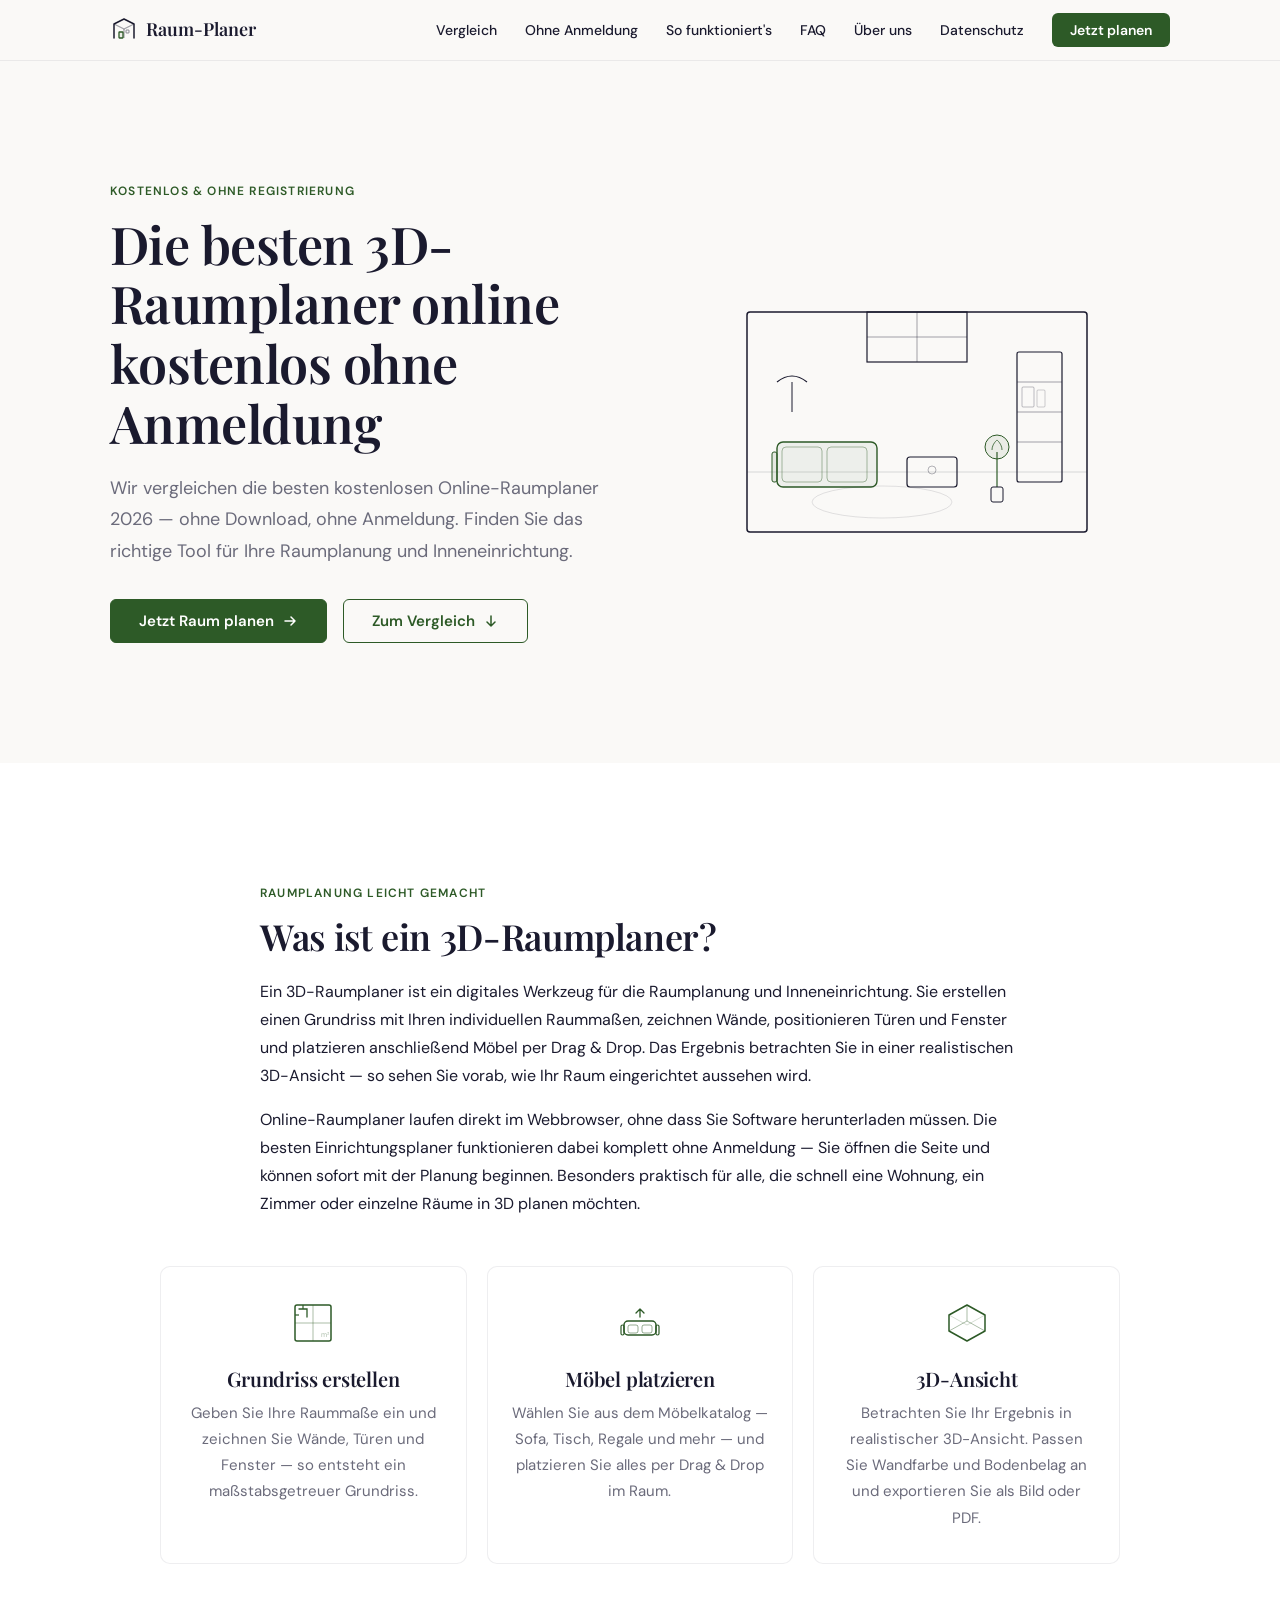
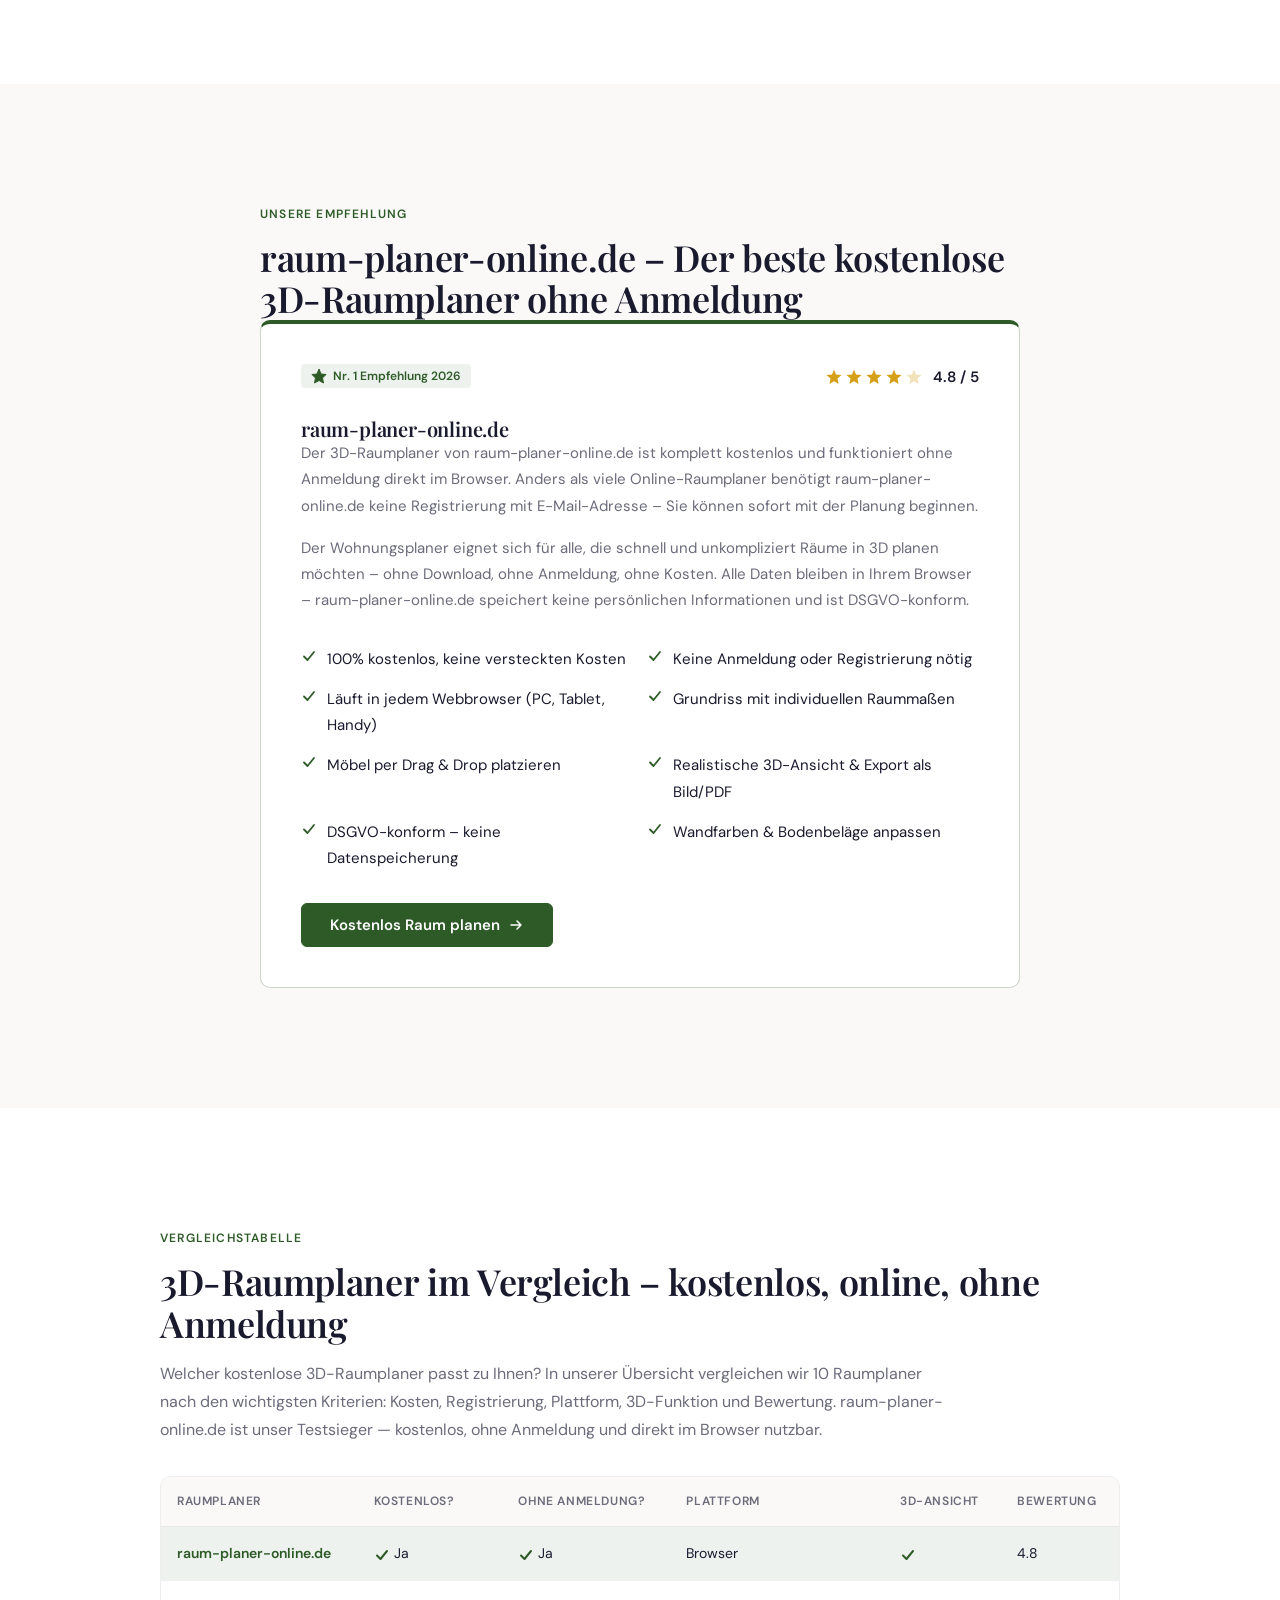
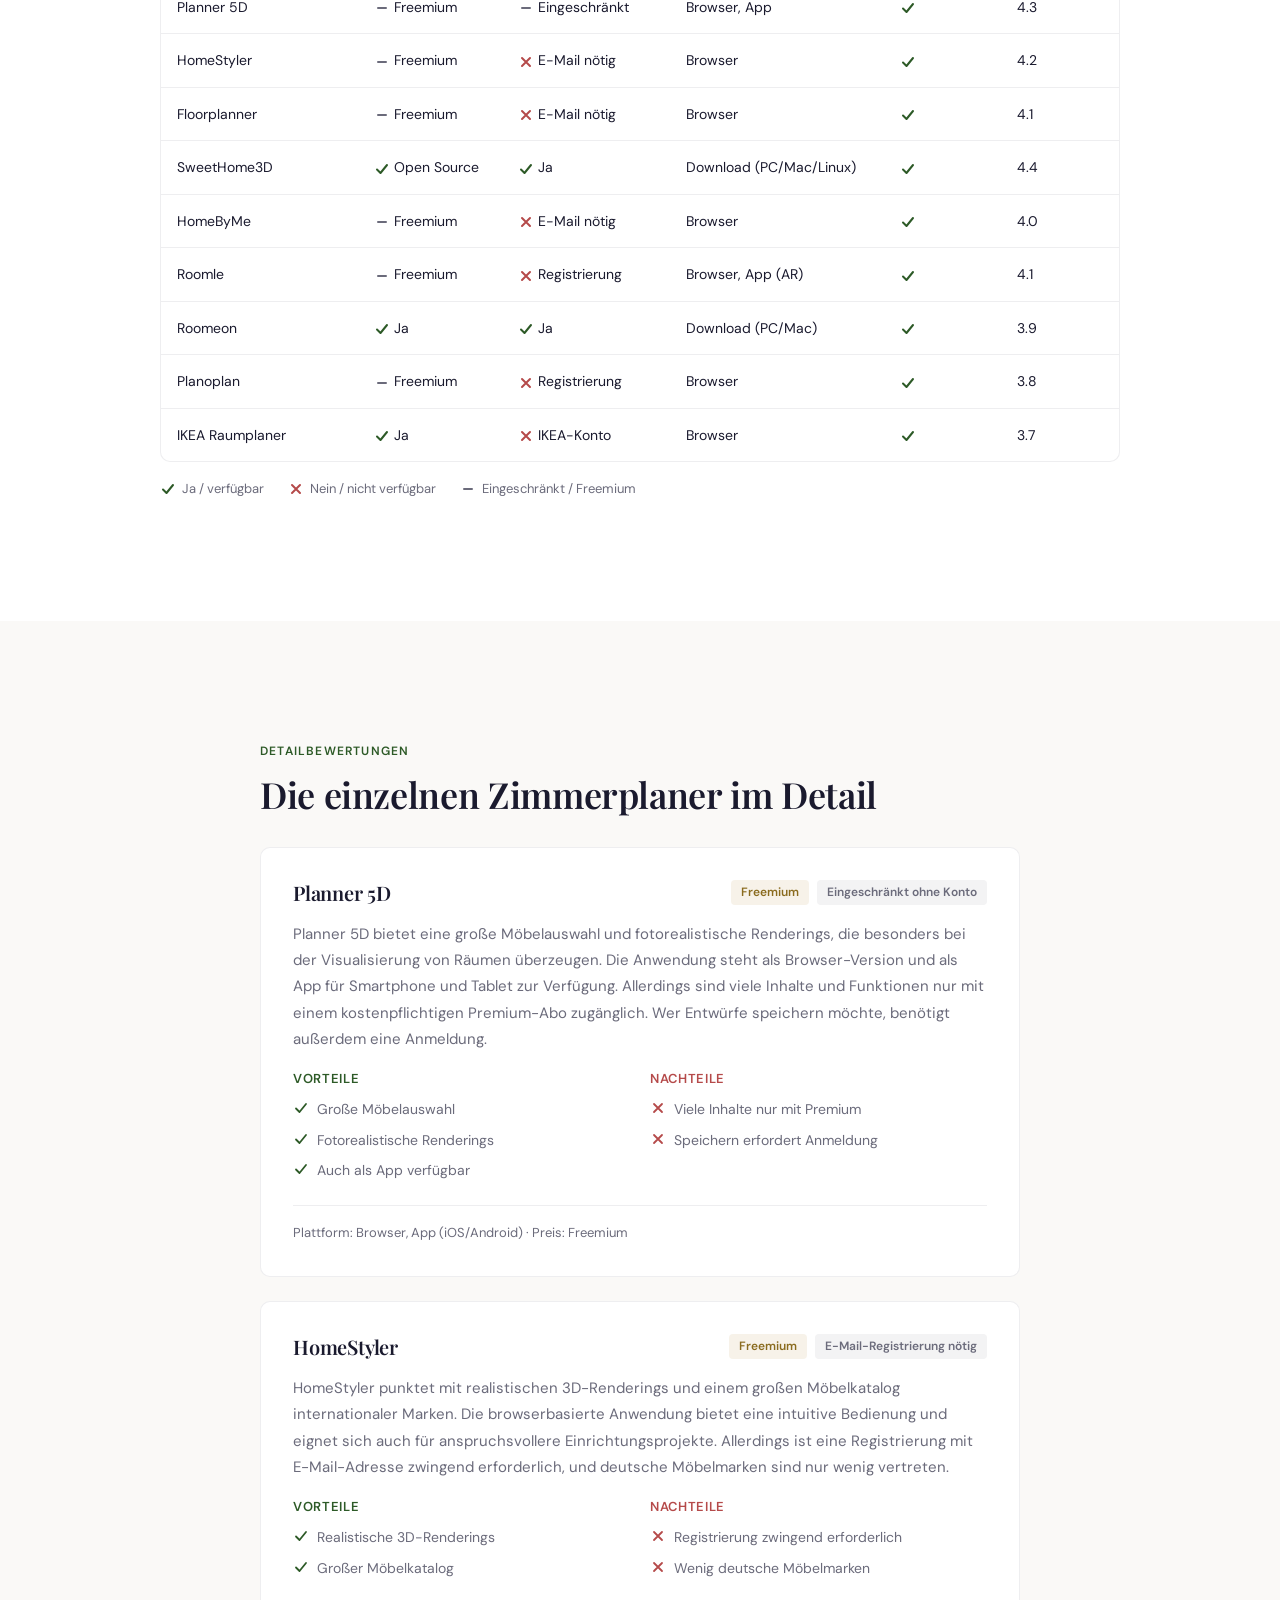
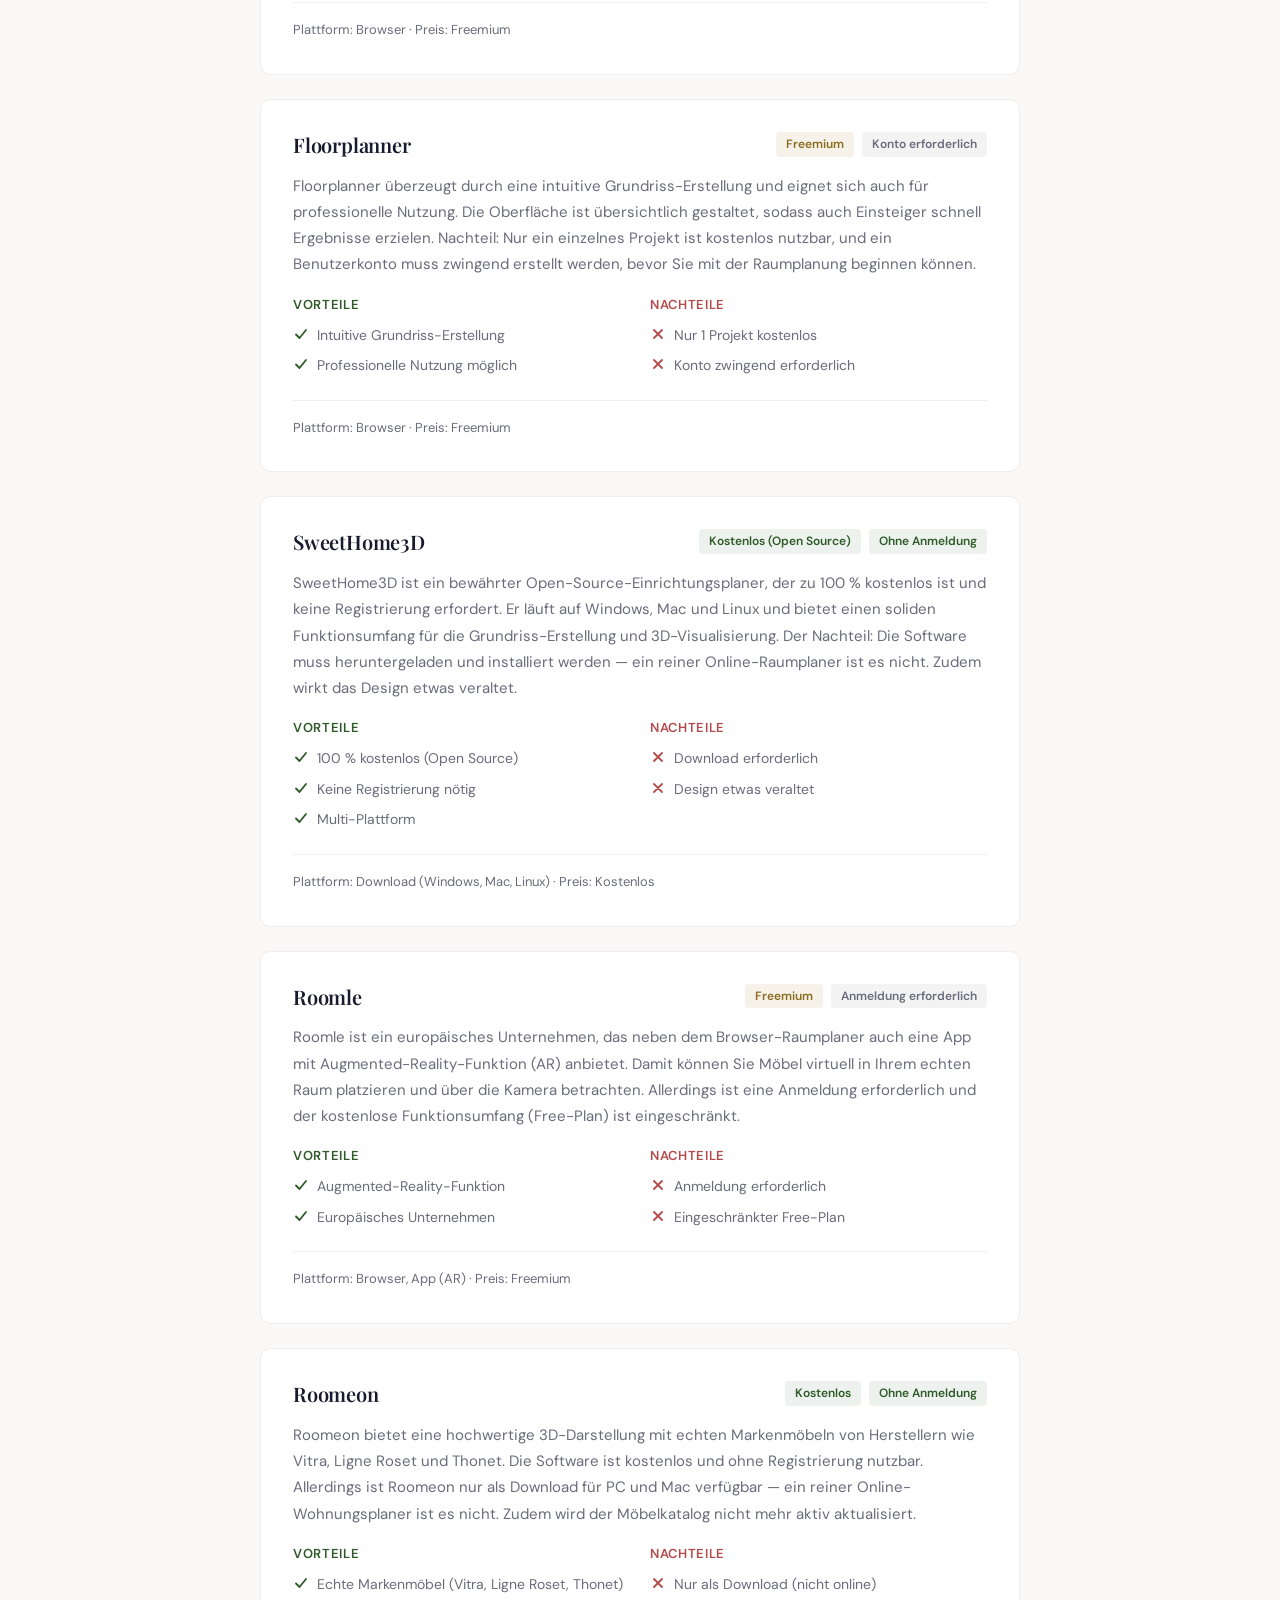
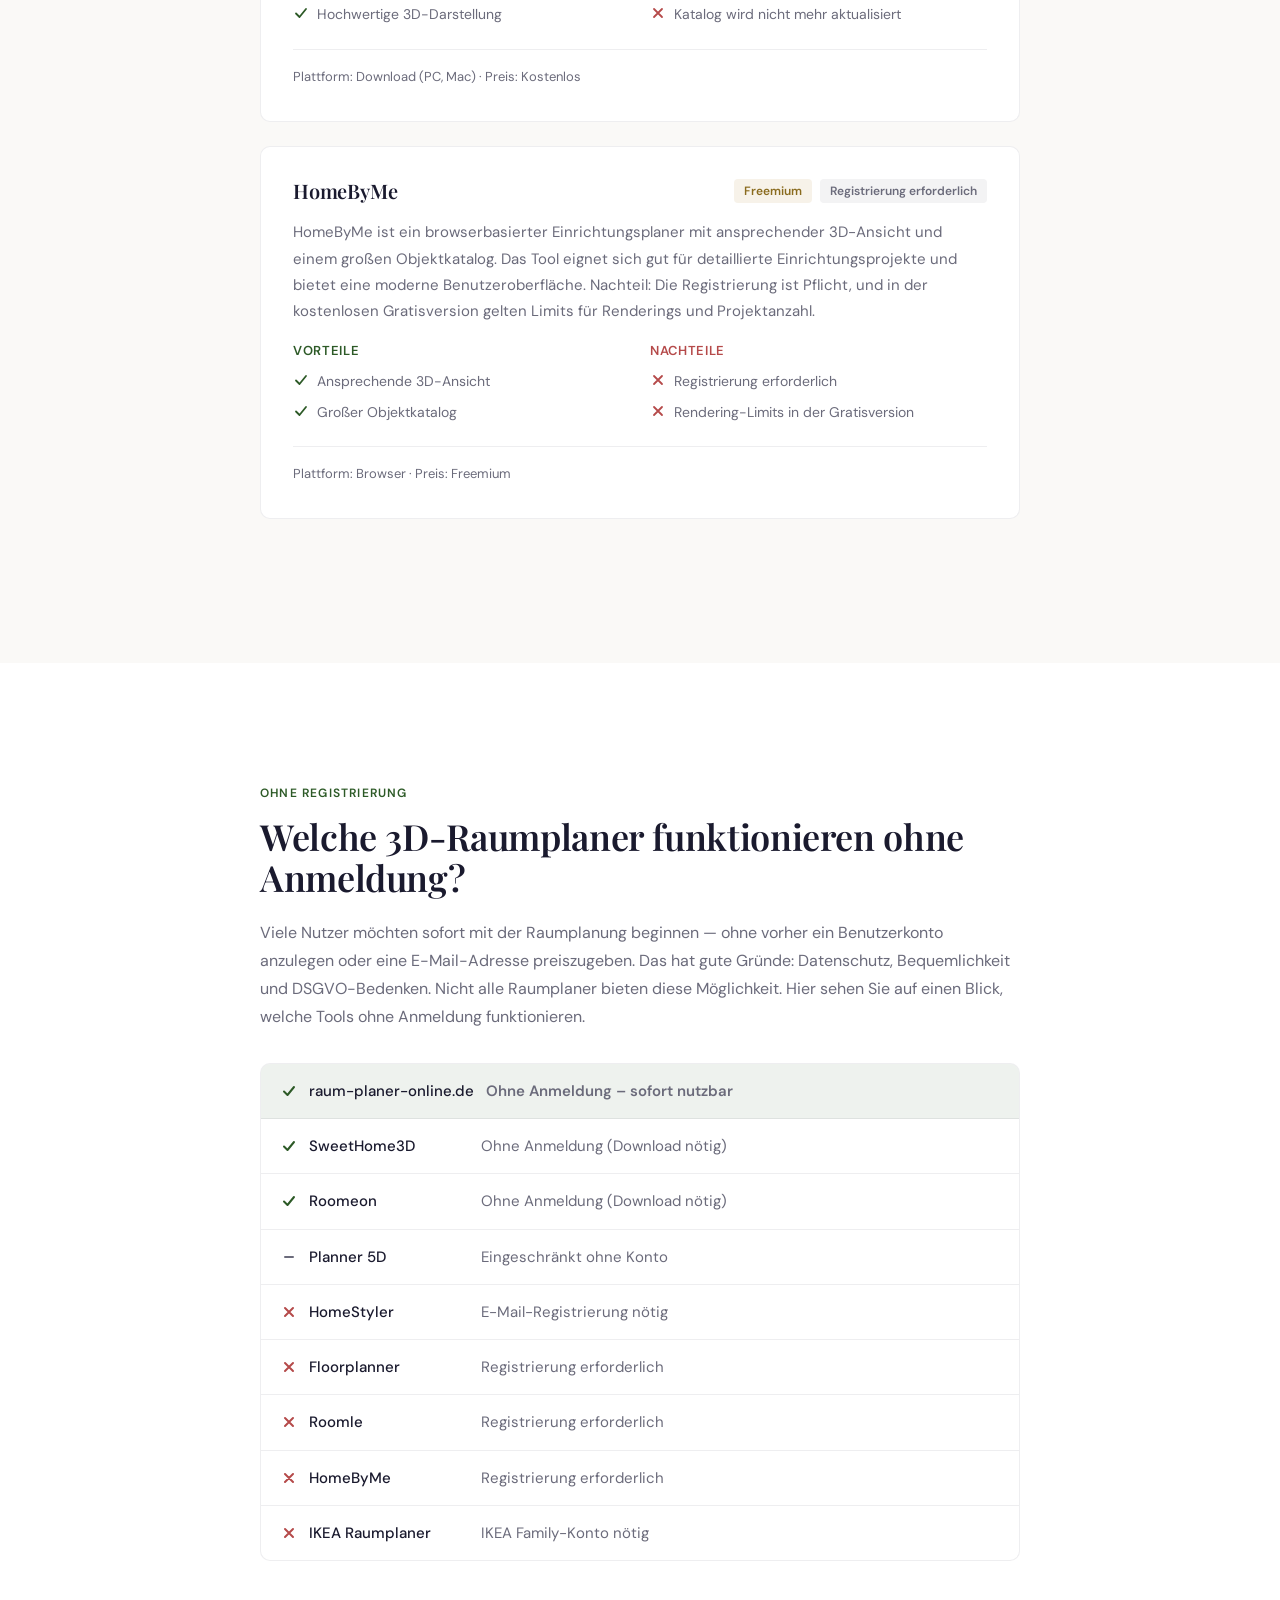
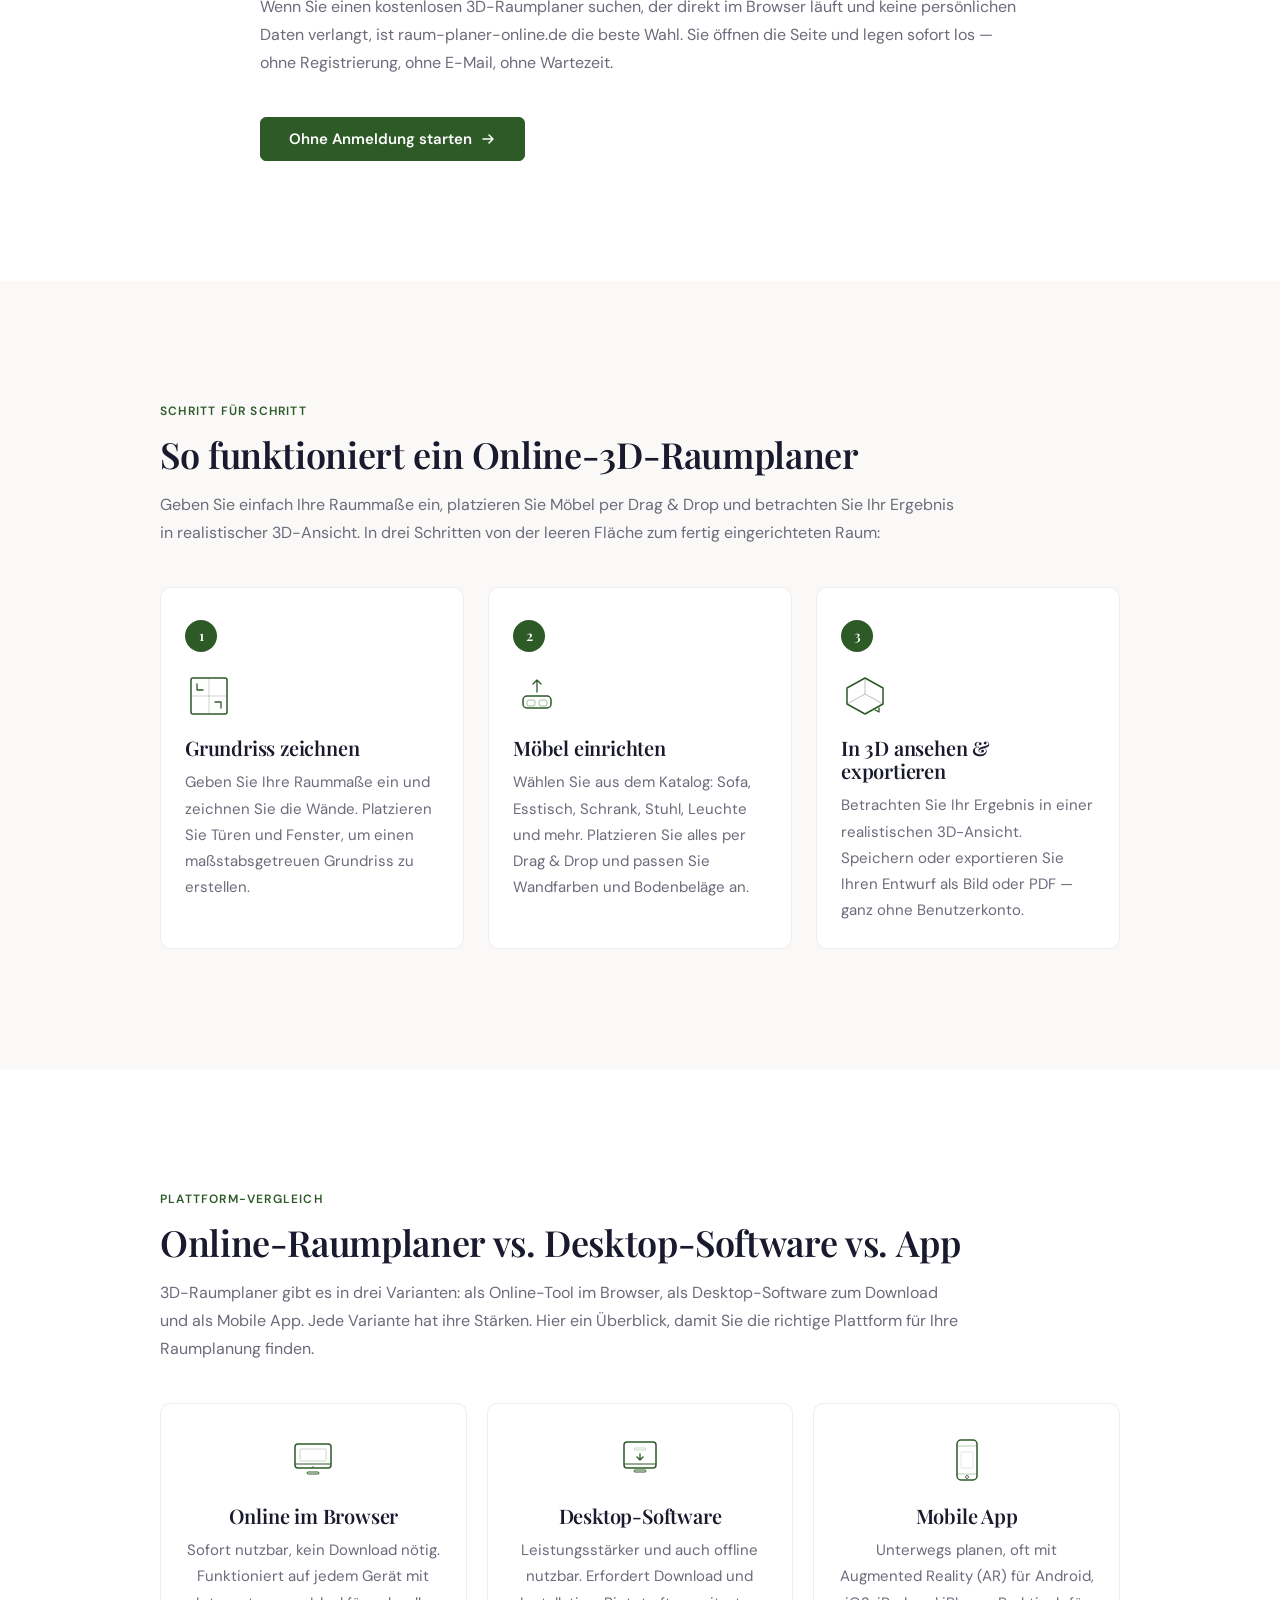
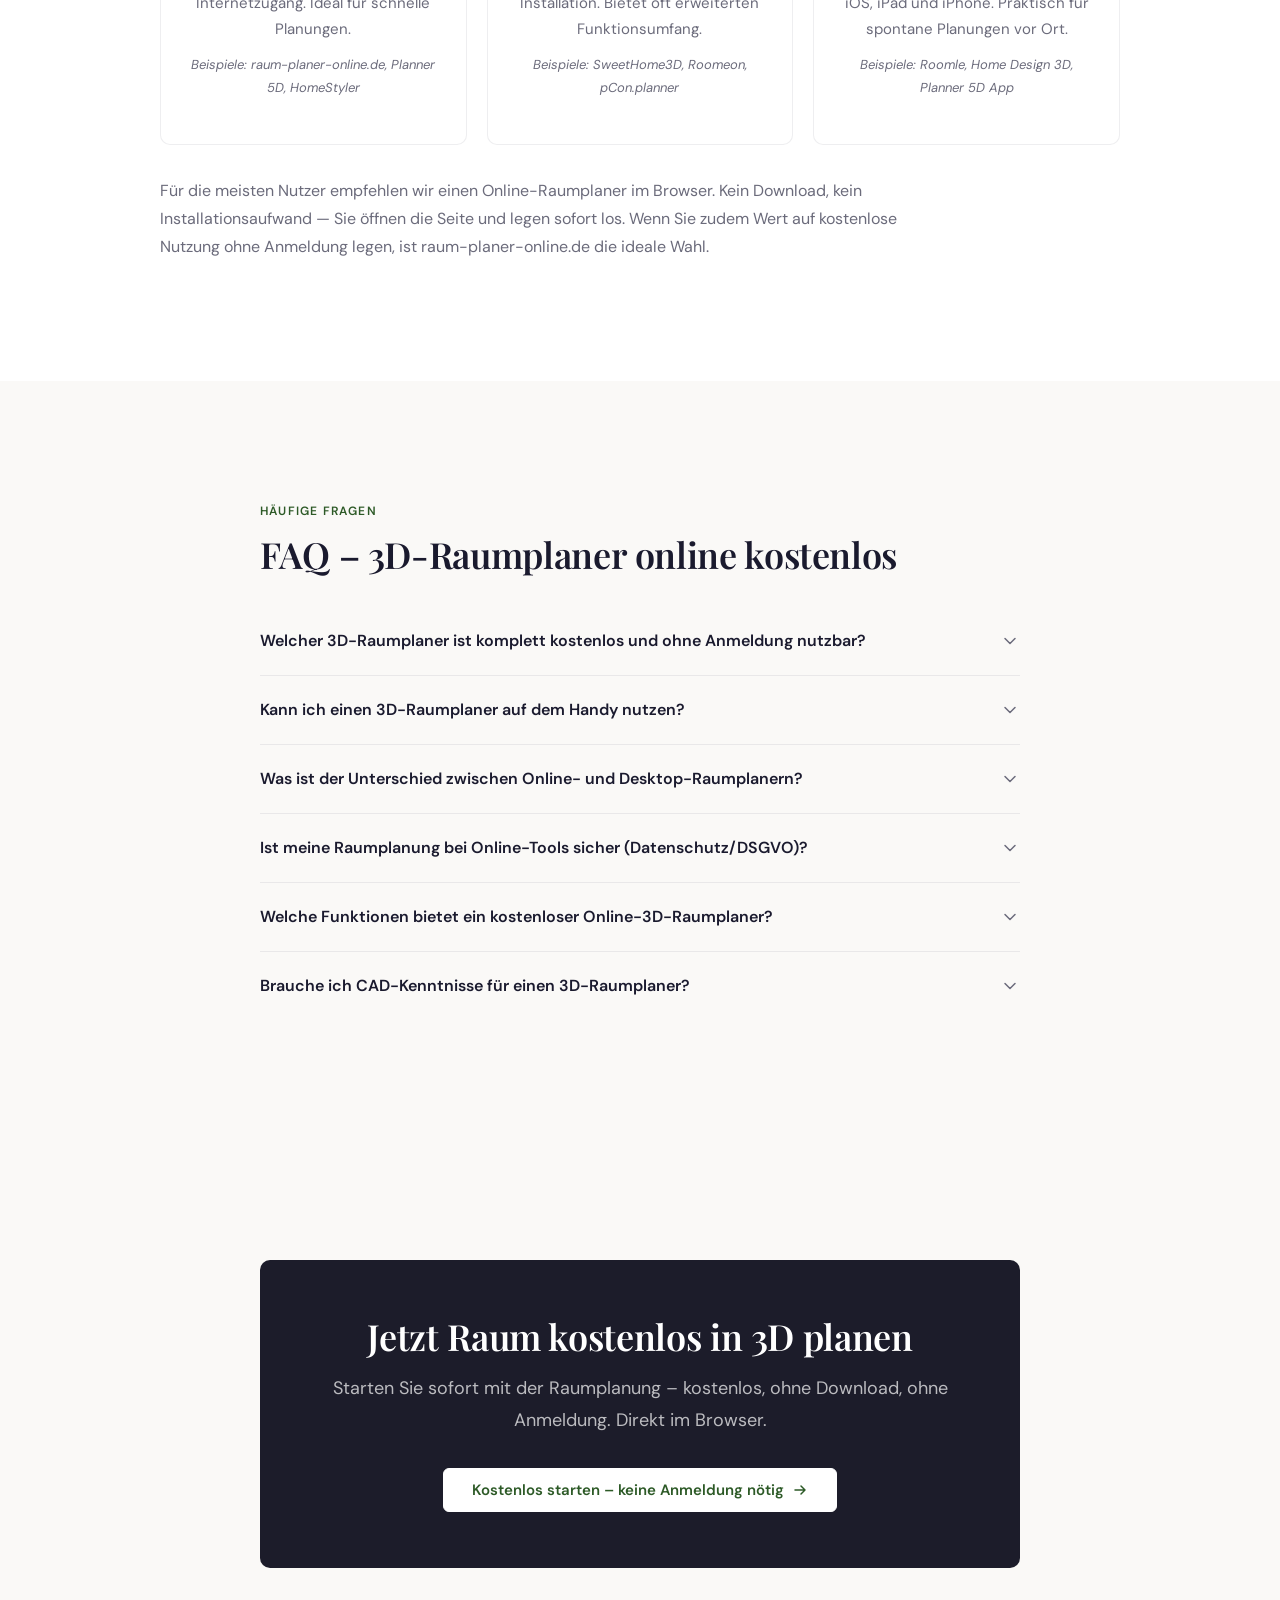
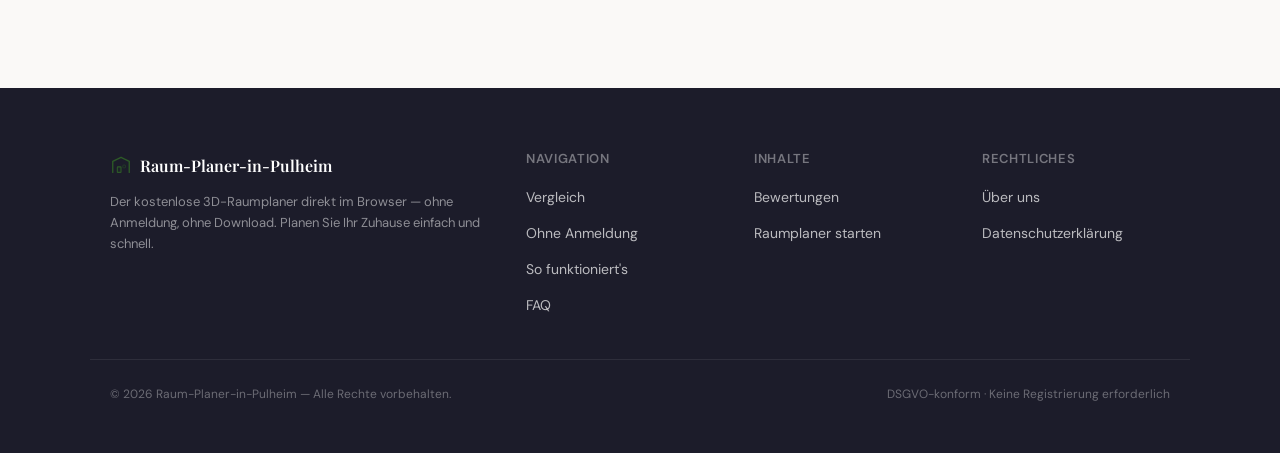
<file: index.html>
<!DOCTYPE html>
<html lang="de">
<head>
  <meta charset="UTF-8">
  <meta name="viewport" content="width=device-width, initial-scale=1.0">

  <!-- SEO Meta Tags -->
  <title>3D Raumplaner online kostenlos ohne Anmeldung [2026]</title>
  <meta name="description" content="Die besten kostenlosen 3D-Raumplaner online ohne Anmeldung im Vergleich. Sofort im Browser nutzbar – kein Download, keine Registrierung nötig.">
  <meta name="robots" content="index, follow">
  <link rel="canonical" href="https://in-pulheim.de/">

  <!-- Open Graph -->
  <meta property="og:title" content="3D Raumplaner online kostenlos ohne Anmeldung [2026]">
  <meta property="og:description" content="Die besten kostenlosen 3D-Raumplaner online ohne Anmeldung im Vergleich. Sofort im Browser nutzbar – kein Download, keine Registrierung nötig.">
  <meta property="og:type" content="article">
  <meta property="og:url" content="https://in-pulheim.de/">
  <meta property="og:locale" content="de_DE">
  <meta property="og:site_name" content="raum-planer-in-pulheim">

  <!-- JSON-LD: Article -->
  <script type="application/ld+json">
  {
    "@context": "https://schema.org",
    "@type": "Article",
    "headline": "Die besten kostenlosen 3D-Raumplaner online ohne Anmeldung (2026)",
    "description": "Vergleich der besten kostenlosen Online-3D-Raumplaner, die ohne Anmeldung funktionieren. Grundriss erstellen, Möbel platzieren, 3D-Ansicht nutzen — direkt im Browser.",
    "datePublished": "2026-03-17",
    "dateModified": "2026-03-17",
    "publisher": {
      "@type": "Organization",
      "name": "raum-planer-in-pulheim",
      "url": "https://in-pulheim.de/"
    },
    "mainEntityOfPage": {
      "@type": "WebPage",
      "@id": "https://in-pulheim.de/"
    }
  }
  </script>

  <!-- JSON-LD: WebApplication -->
  <script type="application/ld+json">
  {
    "@context": "https://schema.org",
    "@type": "WebApplication",
    "name": "raum-planer-in-pulheim",
    "url": "https://in-pulheim.de/",
    "applicationCategory": "DesignApplication",
    "operatingSystem": "Any (Web Browser)",
    "browserRequirements": "Requires JavaScript. Works in all modern browsers.",
    "isAccessibleForFree": true,
    "offers": {
      "@type": "Offer",
      "price": "0",
      "priceCurrency": "EUR"
    },
    "featureList": "3D-Raumplanung, Grundriss erstellen, Möbel per Drag & Drop platzieren, 3D-Ansicht, Export als Bild/PDF, DSGVO-konform",
    "aggregateRating": {
      "@type": "AggregateRating",
      "ratingValue": "4.8",
      "ratingCount": "312",
      "bestRating": "5",
      "worstRating": "1"
    }
  }
  </script>

  <!-- JSON-LD: ItemList -->
  <script type="application/ld+json">
  {
    "@context": "https://schema.org",
    "@type": "ItemList",
    "name": "Die besten kostenlosen 3D-Raumplaner online 2026",
    "itemListElement": [
      { "@type": "ListItem", "position": 1, "name": "raum-planer-online.de", "url": "https://raum-planer-online.de" },
      { "@type": "ListItem", "position": 2, "name": "Planner 5D", "url": "https://planner5d.com" },
      { "@type": "ListItem", "position": 3, "name": "HomeStyler", "url": "https://www.homestyler.com" },
      { "@type": "ListItem", "position": 4, "name": "Floorplanner", "url": "https://floorplanner.com" },
      { "@type": "ListItem", "position": 5, "name": "SweetHome3D", "url": "https://www.sweethome3d.com" },
      { "@type": "ListItem", "position": 6, "name": "HomeByMe", "url": "https://home.by.me" },
      { "@type": "ListItem", "position": 7, "name": "Roomle", "url": "https://www.roomle.com" },
      { "@type": "ListItem", "position": 8, "name": "Roomeon", "url": "https://www.roomeon.com" },
      { "@type": "ListItem", "position": 9, "name": "Planoplan", "url": "https://planoplan.com" },
      { "@type": "ListItem", "position": 10, "name": "IKEA Raumplaner", "url": "https://www.ikea.com/addon-app/storeplanner/" }
    ]
  }
  </script>

  <!-- JSON-LD: FAQPage -->
  <script type="application/ld+json">
  {
    "@context": "https://schema.org",
    "@type": "FAQPage",
    "mainEntity": [
      {
        "@type": "Question",
        "name": "Welcher 3D-Raumplaner ist komplett kostenlos und ohne Anmeldung nutzbar?",
        "acceptedAnswer": {
          "@type": "Answer",
          "text": "raum-planer-online.de ist komplett kostenlos, läuft direkt im Browser und erfordert keine Registrierung. Sie können sofort mit der Raumplanung beginnen. SweetHome3D ist ebenfalls kostenlos als Open-Source-Download verfügbar, erfordert aber eine Installation auf dem Computer."
        }
      },
      {
        "@type": "Question",
        "name": "Kann ich einen 3D-Raumplaner auf dem Handy nutzen?",
        "acceptedAnswer": {
          "@type": "Answer",
          "text": "Ja. Browserbasierte Raumplaner wie raum-planer-online.de funktionieren auf Smartphones und Tablets. Sie öffnen einfach die Website in Ihrem mobilen Browser. Einige Anbieter wie Roomle oder Home Design 3D bieten zusätzlich native Apps für Android und iOS an."
        }
      },
      {
        "@type": "Question",
        "name": "Was ist der Unterschied zwischen Online- und Desktop-Raumplanern?",
        "acceptedAnswer": {
          "@type": "Answer",
          "text": "Online-Raumplaner laufen direkt im Browser — ohne Download und ohne Installation. Desktop-Software wie SweetHome3D oder Roomeon muss heruntergeladen und installiert werden, bietet dafür oft mehr Funktionsumfang. Online-Tools sind bequemer, da Sie von jedem Gerät sofort Zugriff haben."
        }
      },
      {
        "@type": "Question",
        "name": "Ist meine Raumplanung bei Online-Tools sicher (Datenschutz/DSGVO)?",
        "acceptedAnswer": {
          "@type": "Answer",
          "text": "Tools ohne Registrierung wie raum-planer-online.de speichern keine persönlichen Daten — alles bleibt in Ihrem Browser. Prüfen Sie bei Tools, die eine E-Mail-Adresse verlangen, die Datenschutzerklärung. Achten Sie auf DSGVO-Konformität."
        }
      },
      {
        "@type": "Question",
        "name": "Welche Funktionen bietet ein kostenloser Online-3D-Raumplaner?",
        "acceptedAnswer": {
          "@type": "Answer",
          "text": "Typische Funktionen umfassen: Grundriss mit individuellen Raummaßen erstellen, Möbel per Drag & Drop platzieren, Wandfarben und Bodenbeläge anpassen, Ergebnis in realistischer 3D-Ansicht betrachten und als Bild oder PDF exportieren."
        }
      },
      {
        "@type": "Question",
        "name": "Brauche ich CAD-Kenntnisse für einen 3D-Raumplaner?",
        "acceptedAnswer": {
          "@type": "Answer",
          "text": "Nein. Moderne Einrichtungsplaner und Wohnungsplaner sind für Einsteiger konzipiert und setzen auf intuitives Drag & Drop. Anders als professionelle CAD-Software wie AutoCAD sind keine Vorkenntnisse nötig. Sie können sofort loslegen."
        }
      }
    ]
  }
  </script>

  <!-- Google Fonts -->
  <link rel="preconnect" href="https://fonts.googleapis.com">
  <link rel="preconnect" href="https://fonts.gstatic.com" crossorigin>
  <link href="https://fonts.googleapis.com/css2?family=DM+Sans:wght@400;500;600;700&family=Playfair+Display:wght@400;600;700&display=swap" rel="stylesheet">

  <!-- Stylesheets -->
  <link rel="stylesheet" href="css/global.css">
  <link rel="stylesheet" href="css/3d-raumplaner-online-kostenlos.css">
</head>
<body>

  <!-- ========== HEADER ========== -->
  <header class="site-header">
    <nav class="site-nav" aria-label="Hauptnavigation">
      <a href="https://in-pulheim.de/" class="logo">
        <svg viewBox="0 0 28 28" fill="none" aria-hidden="true">
          <path d="M4 22V8l10-5 10 5v14" stroke="currentColor" stroke-width="1.5" stroke-linecap="round" stroke-linejoin="round" fill="none"/>
          <path d="M4 8l10 5 10-5" stroke="currentColor" stroke-width="1.2" stroke-linejoin="round" opacity="0.4" fill="none"/>
          <path d="M14 13v9" stroke="currentColor" stroke-width="1.2" opacity="0.4"/>
          <rect x="9" y="16" width="4" height="6" rx="0.5" stroke="var(--color-accent)" stroke-width="1.3" fill="rgba(45,90,39,0.08)"/>
          <rect x="16" y="14" width="3" height="3" rx="0.5" stroke="currentColor" stroke-width="1" fill="none" opacity="0.5"/>
        </svg>
        Raum-Planer
      </a>

      <input type="checkbox" id="nav-toggle" class="nav-toggle-checkbox" aria-label="Menü umschalten">
      <label for="nav-toggle" class="nav-toggle-label" aria-hidden="true"><span></span></label>

      <ul class="nav-links">
        <li><a href="#vergleich">Vergleich</a></li>
        <li><a href="#ohne-anmeldung">Ohne Anmeldung</a></li>
        <li><a href="#so-funktioniert-es">So funktioniert's</a></li>
        <li><a href="#faq">FAQ</a></li>
        <li><a href="https://in-pulheim.de/ueber-uns.html">Über uns</a></li>
        <li><a href="https://in-pulheim.de/datenschutz.html">Datenschutz</a></li>
        <li><a href="https://raum-planer-online.de" class="nav-cta">Jetzt planen</a></li>
      </ul>
    </nav>
  </header>

  <main>

    <!-- ========== BLOCK 1: HERO ========== -->
    <section class="hero">
      <div class="section-inner">
        <div class="hero-content">
          <span class="kicker">Kostenlos &amp; ohne Registrierung</span>
          <h1>Die besten 3D-Raumplaner online kostenlos ohne Anmeldung</h1>
          <p class="hero-subtitle">Wir vergleichen die besten kostenlosen Online-Raumplaner 2026 — ohne Download, ohne Anmeldung. Finden Sie das richtige Tool für Ihre Raumplanung und Inneneinrichtung.</p>
          <div class="hero-actions">
            <a href="https://raum-planer-online.de" class="btn btn--primary">
              Jetzt Raum planen
              <svg viewBox="0 0 16 16" fill="none" aria-hidden="true"><path d="M3 8h10M9 4l4 4-4 4" stroke="currentColor" stroke-width="1.5" stroke-linecap="round" stroke-linejoin="round"/></svg>
            </a>
            <a href="#vergleich" class="btn btn--secondary">
              Zum Vergleich
              <svg viewBox="0 0 16 16" fill="none" aria-hidden="true"><path d="M8 3v10M4 9l4 4 4-4" stroke="currentColor" stroke-width="1.5" stroke-linecap="round" stroke-linejoin="round"/></svg>
            </a>
          </div>
        </div>
        <div class="hero-illustration">
          <!-- Custom SVG: Minimal line-art room with furniture -->
          <svg viewBox="0 0 420 320" fill="none" aria-hidden="true">
            <!-- Room walls -->
            <rect x="40" y="60" width="340" height="220" rx="3" stroke="currentColor" stroke-width="1.5" fill="none"/>
            <!-- Floor line -->
            <line x1="40" y1="220" x2="380" y2="220" stroke="currentColor" stroke-width="0.8" opacity="0.2"/>
            <!-- Window -->
            <rect x="160" y="60" width="100" height="50" stroke="currentColor" stroke-width="1.2" fill="none"/>
            <line x1="210" y1="60" x2="210" y2="110" stroke="currentColor" stroke-width="0.8" opacity="0.5"/>
            <line x1="160" y1="85" x2="260" y2="85" stroke="currentColor" stroke-width="0.8" opacity="0.5"/>
            <!-- Sofa -->
            <rect x="70" y="190" width="100" height="45" rx="6" stroke="var(--color-accent)" stroke-width="1.4" fill="rgba(45,90,39,0.06)"/>
            <rect x="75" y="195" width="40" height="35" rx="4" stroke="var(--color-accent)" stroke-width="0.8" fill="none" opacity="0.5"/>
            <rect x="120" y="195" width="40" height="35" rx="4" stroke="var(--color-accent)" stroke-width="0.8" fill="none" opacity="0.5"/>
            <rect x="65" y="200" width="5" height="30" rx="2" stroke="var(--color-accent)" stroke-width="1" fill="rgba(45,90,39,0.1)"/>
            <!-- Coffee table -->
            <rect x="200" y="205" width="50" height="30" rx="3" stroke="currentColor" stroke-width="1.2" fill="none"/>
            <circle cx="225" cy="218" r="4" stroke="currentColor" stroke-width="0.8" fill="none" opacity="0.4"/>
            <!-- Bookshelf -->
            <rect x="310" y="100" width="45" height="130" rx="2" stroke="currentColor" stroke-width="1.2" fill="none"/>
            <line x1="310" y1="130" x2="355" y2="130" stroke="currentColor" stroke-width="0.8" opacity="0.5"/>
            <line x1="310" y1="160" x2="355" y2="160" stroke="currentColor" stroke-width="0.8" opacity="0.5"/>
            <line x1="310" y1="190" x2="355" y2="190" stroke="currentColor" stroke-width="0.8" opacity="0.5"/>
            <rect x="315" y="135" width="12" height="20" rx="1" stroke="currentColor" stroke-width="0.7" fill="none" opacity="0.4"/>
            <rect x="330" y="138" width="8" height="17" rx="1" stroke="currentColor" stroke-width="0.7" fill="none" opacity="0.3"/>
            <!-- Plant -->
            <line x1="290" y1="235" x2="290" y2="200" stroke="var(--color-accent)" stroke-width="1.2"/>
            <circle cx="290" cy="195" r="12" stroke="var(--color-accent)" stroke-width="1" fill="rgba(45,90,39,0.08)"/>
            <path d="M285 198c0-6 5-10 5-10s5 4 5 10" stroke="var(--color-accent)" stroke-width="0.8" fill="none"/>
            <rect x="284" y="235" width="12" height="15" rx="2" stroke="currentColor" stroke-width="1" fill="none"/>
            <!-- Lamp -->
            <line x1="85" y1="160" x2="85" y2="130" stroke="currentColor" stroke-width="1"/>
            <path d="M70 130 Q85 118 100 130" stroke="currentColor" stroke-width="1.2" fill="none"/>
            <!-- Rug -->
            <ellipse cx="175" cy="250" rx="70" ry="16" stroke="currentColor" stroke-width="0.8" fill="none" opacity="0.15"/>
          </svg>
        </div>
      </div>
    </section>

    <!-- ========== BLOCK 2: INTRO ========== -->
    <section class="intro">
      <div class="intro-text">
        <span class="kicker">Raumplanung leicht gemacht</span>
        <h2>Was ist ein 3D-Raumplaner?</h2>
        <p>Ein 3D-Raumplaner ist ein digitales Werkzeug für die Raumplanung und Inneneinrichtung. Sie erstellen einen Grundriss mit Ihren individuellen Raummaßen, zeichnen Wände, positionieren Türen und Fenster und platzieren anschließend Möbel per Drag &amp; Drop. Das Ergebnis betrachten Sie in einer realistischen 3D-Ansicht — so sehen Sie vorab, wie Ihr Raum eingerichtet aussehen wird.</p>
        <p>Online-Raumplaner laufen direkt im Webbrowser, ohne dass Sie Software herunterladen müssen. Die besten Einrichtungsplaner funktionieren dabei komplett ohne Anmeldung — Sie öffnen die Seite und können sofort mit der Planung beginnen. Besonders praktisch für alle, die schnell eine Wohnung, ein Zimmer oder einzelne Räume in 3D planen möchten.</p>
      </div>
      <div class="intro-cards">
        <!-- Card 1: Grundriss -->
        <div class="intro-card card">
          <svg class="icon icon--xl" viewBox="0 0 48 48" fill="none" aria-hidden="true">
            <rect x="6" y="6" width="36" height="36" rx="2" stroke="currentColor" stroke-width="1.5" fill="none"/>
            <line x1="6" y1="24" x2="42" y2="24" stroke="currentColor" stroke-width="1" opacity="0.4"/>
            <line x1="24" y1="6" x2="24" y2="42" stroke="currentColor" stroke-width="1" opacity="0.4"/>
            <path d="M10 10h8v8" stroke="currentColor" stroke-width="1.3" fill="none" stroke-linecap="round"/>
            <line x1="14" y1="6" x2="14" y2="10" stroke="var(--color-accent)" stroke-width="1.2"/>
            <line x1="6" y1="16" x2="10" y2="16" stroke="var(--color-accent)" stroke-width="1.2"/>
            <text x="32" y="38" font-size="7" fill="currentColor" opacity="0.4" font-family="var(--font-body)">m²</text>
          </svg>
          <h3>Grundriss erstellen</h3>
          <p>Geben Sie Ihre Raummaße ein und zeichnen Sie Wände, Türen und Fenster — so entsteht ein maßstabsgetreuer Grundriss.</p>
        </div>
        <!-- Card 2: Möbel -->
        <div class="intro-card card">
          <svg class="icon icon--xl" viewBox="0 0 48 48" fill="none" aria-hidden="true">
            <rect x="8" y="22" width="32" height="14" rx="4" stroke="currentColor" stroke-width="1.5" fill="none"/>
            <rect x="12" y="26" width="10" height="8" rx="2" stroke="currentColor" stroke-width="1" fill="none" opacity="0.5"/>
            <rect x="26" y="26" width="10" height="8" rx="2" stroke="currentColor" stroke-width="1" fill="none" opacity="0.5"/>
            <rect x="5" y="26" width="3" height="10" rx="1.5" stroke="currentColor" stroke-width="1.2" fill="none"/>
            <rect x="40" y="26" width="3" height="10" rx="1.5" stroke="currentColor" stroke-width="1.2" fill="none"/>
            <!-- Drag handle -->
            <path d="M24 10v8M20 14l4-4 4 4" stroke="var(--color-accent)" stroke-width="1.3" stroke-linecap="round" stroke-linejoin="round"/>
          </svg>
          <h3>Möbel platzieren</h3>
          <p>Wählen Sie aus dem Möbelkatalog — Sofa, Tisch, Regale und mehr — und platzieren Sie alles per Drag &amp; Drop im Raum.</p>
        </div>
        <!-- Card 3: 3D-Ansicht -->
        <div class="intro-card card">
          <svg class="icon icon--xl" viewBox="0 0 48 48" fill="none" aria-hidden="true">
            <path d="M24 6L42 16v16L24 42 6 32V16L24 6z" stroke="currentColor" stroke-width="1.5" fill="none" stroke-linejoin="round"/>
            <path d="M24 6v16m0 0L6 32m18-10l18 10" stroke="currentColor" stroke-width="1" opacity="0.4" stroke-linejoin="round" fill="none"/>
            <path d="M6 16l18 10 18-10" stroke="currentColor" stroke-width="0.8" opacity="0.25" stroke-linejoin="round" fill="none"/>
          </svg>
          <h3>3D-Ansicht</h3>
          <p>Betrachten Sie Ihr Ergebnis in realistischer 3D-Ansicht. Passen Sie Wandfarbe und Bodenbelag an und exportieren Sie als Bild oder PDF.</p>
        </div>
      </div>
    </section>

    <!-- ========== BLOCK 3: TOP PICK ========== -->
    <section class="top-pick">
      <div class="top-pick-card">
        <span class="kicker">Unsere Empfehlung</span>
        <h2>raum-planer-online.de – Der beste kostenlose 3D-Raumplaner ohne Anmeldung</h2>
        <div class="card">
          <div class="top-pick-header">
            <div>
              <span class="badge badge--green">
                <svg class="icon icon--sm" viewBox="0 0 16 16" fill="none" role="img"><title>Stern</title><polygon points="8,1 10,6 15,6.5 11.5,10 12.5,15 8,12.5 3.5,15 4.5,10 1,6.5 6,6" stroke="currentColor" stroke-width="1" fill="currentColor"/></svg>
                Nr. 1 Empfehlung 2026
              </span>
            </div>
            <div class="star-rating">
              <svg viewBox="0 0 18 18" role="img" class="star-filled"><title>Stern</title><polygon points="9,1.5 11,6.5 16.5,7 12.5,10.5 13.5,16 9,13.2 4.5,16 5.5,10.5 1.5,7 7,6.5" fill="currentColor"/></svg>
              <svg viewBox="0 0 18 18" role="img" class="star-filled"><title>Stern</title><polygon points="9,1.5 11,6.5 16.5,7 12.5,10.5 13.5,16 9,13.2 4.5,16 5.5,10.5 1.5,7 7,6.5" fill="currentColor"/></svg>
              <svg viewBox="0 0 18 18" role="img" class="star-filled"><title>Stern</title><polygon points="9,1.5 11,6.5 16.5,7 12.5,10.5 13.5,16 9,13.2 4.5,16 5.5,10.5 1.5,7 7,6.5" fill="currentColor"/></svg>
              <svg viewBox="0 0 18 18" role="img" class="star-filled"><title>Stern</title><polygon points="9,1.5 11,6.5 16.5,7 12.5,10.5 13.5,16 9,13.2 4.5,16 5.5,10.5 1.5,7 7,6.5" fill="currentColor"/></svg>
              <svg viewBox="0 0 18 18" role="img" class="star-filled"><title>Stern</title><polygon points="9,1.5 11,6.5 16.5,7 12.5,10.5 13.5,16 9,13.2 4.5,16 5.5,10.5 1.5,7 7,6.5" fill="currentColor" opacity="0.3"/></svg>
              <span class="star-rating-value">4.8 / 5</span>
            </div>
          </div>
          <h3>raum-planer-online.de</h3>
          <div class="top-pick-description">
            <p>Der 3D-Raumplaner von raum-planer-online.de ist komplett kostenlos und funktioniert ohne Anmeldung direkt im Browser. Anders als viele Online-Raumplaner benötigt raum-planer-online.de keine Registrierung mit E-Mail-Adresse – Sie können sofort mit der Planung beginnen.</p>
            <p>Der Wohnungsplaner eignet sich für alle, die schnell und unkompliziert Räume in 3D planen möchten – ohne Download, ohne Anmeldung, ohne Kosten. Alle Daten bleiben in Ihrem Browser – raum-planer-online.de speichert keine persönlichen Informationen und ist DSGVO-konform.</p>
          </div>
          <div class="feature-grid">
            <div class="feature-item">
              <svg class="icon icon--sm icon-check" viewBox="0 0 16 16" fill="none" aria-hidden="true"><polyline points="3,8.5 6.5,12 13,4" stroke="currentColor" stroke-width="1.8" stroke-linecap="round" stroke-linejoin="round"/></svg>
              <span>100% kostenlos, keine versteckten Kosten</span>
            </div>
            <div class="feature-item">
              <svg class="icon icon--sm icon-check" viewBox="0 0 16 16" fill="none" aria-hidden="true"><polyline points="3,8.5 6.5,12 13,4" stroke="currentColor" stroke-width="1.8" stroke-linecap="round" stroke-linejoin="round"/></svg>
              <span>Keine Anmeldung oder Registrierung nötig</span>
            </div>
            <div class="feature-item">
              <svg class="icon icon--sm icon-check" viewBox="0 0 16 16" fill="none" aria-hidden="true"><polyline points="3,8.5 6.5,12 13,4" stroke="currentColor" stroke-width="1.8" stroke-linecap="round" stroke-linejoin="round"/></svg>
              <span>Läuft in jedem Webbrowser (PC, Tablet, Handy)</span>
            </div>
            <div class="feature-item">
              <svg class="icon icon--sm icon-check" viewBox="0 0 16 16" fill="none" aria-hidden="true"><polyline points="3,8.5 6.5,12 13,4" stroke="currentColor" stroke-width="1.8" stroke-linecap="round" stroke-linejoin="round"/></svg>
              <span>Grundriss mit individuellen Raummaßen</span>
            </div>
            <div class="feature-item">
              <svg class="icon icon--sm icon-check" viewBox="0 0 16 16" fill="none" aria-hidden="true"><polyline points="3,8.5 6.5,12 13,4" stroke="currentColor" stroke-width="1.8" stroke-linecap="round" stroke-linejoin="round"/></svg>
              <span>Möbel per Drag &amp; Drop platzieren</span>
            </div>
            <div class="feature-item">
              <svg class="icon icon--sm icon-check" viewBox="0 0 16 16" fill="none" aria-hidden="true"><polyline points="3,8.5 6.5,12 13,4" stroke="currentColor" stroke-width="1.8" stroke-linecap="round" stroke-linejoin="round"/></svg>
              <span>Realistische 3D-Ansicht &amp; Export als Bild/PDF</span>
            </div>
            <div class="feature-item">
              <svg class="icon icon--sm icon-check" viewBox="0 0 16 16" fill="none" aria-hidden="true"><polyline points="3,8.5 6.5,12 13,4" stroke="currentColor" stroke-width="1.8" stroke-linecap="round" stroke-linejoin="round"/></svg>
              <span>DSGVO-konform – keine Datenspeicherung</span>
            </div>
            <div class="feature-item">
              <svg class="icon icon--sm icon-check" viewBox="0 0 16 16" fill="none" aria-hidden="true"><polyline points="3,8.5 6.5,12 13,4" stroke="currentColor" stroke-width="1.8" stroke-linecap="round" stroke-linejoin="round"/></svg>
              <span>Wandfarben &amp; Bodenbeläge anpassen</span>
            </div>
          </div>
          <a href="https://raum-planer-online.de" class="btn btn--primary">
            Kostenlos Raum planen
            <svg viewBox="0 0 16 16" fill="none" aria-hidden="true"><path d="M3 8h10M9 4l4 4-4 4" stroke="currentColor" stroke-width="1.5" stroke-linecap="round" stroke-linejoin="round"/></svg>
          </a>
        </div>
      </div>
    </section>

    <!-- ========== BLOCK 4: COMPARISON TABLE ========== -->
    <section class="comparison-table" id="vergleich">
      <div class="section-inner section-inner--wide">
        <span class="kicker">Vergleichstabelle</span>
        <h2>3D-Raumplaner im Vergleich – kostenlos, online, ohne Anmeldung</h2>
        <p class="comparison-intro">Welcher kostenlose 3D-Raumplaner passt zu Ihnen? In unserer Übersicht vergleichen wir 10 Raumplaner nach den wichtigsten Kriterien: Kosten, Registrierung, Plattform, 3D-Funktion und Bewertung. raum-planer-online.de ist unser Testsieger — kostenlos, ohne Anmeldung und direkt im Browser nutzbar.</p>
        <div class="table-wrapper">
          <table>
            <thead>
              <tr>
                <th>Raumplaner</th>
                <th>Kostenlos?</th>
                <th>Ohne Anmeldung?</th>
                <th>Plattform</th>
                <th>3D-Ansicht</th>
                <th>Bewertung</th>
              </tr>
            </thead>
            <tbody>
              <tr class="row-highlight">
                <td>raum-planer-online.de</td>
                <td><svg class="icon icon--sm icon-check" viewBox="0 0 16 16" fill="none" aria-hidden="true"><polyline points="3,8.5 6.5,12 13,4" stroke="currentColor" stroke-width="2" stroke-linecap="round" stroke-linejoin="round"/></svg> Ja</td>
                <td><svg class="icon icon--sm icon-check" viewBox="0 0 16 16" fill="none" aria-hidden="true"><polyline points="3,8.5 6.5,12 13,4" stroke="currentColor" stroke-width="2" stroke-linecap="round" stroke-linejoin="round"/></svg> Ja</td>
                <td>Browser</td>
                <td><svg class="icon icon--sm icon-check" viewBox="0 0 16 16" fill="none" aria-hidden="true"><polyline points="3,8.5 6.5,12 13,4" stroke="currentColor" stroke-width="2" stroke-linecap="round" stroke-linejoin="round"/></svg></td>
                <td>4.8</td>
              </tr>
              <tr>
                <td>Planner 5D</td>
                <td><svg class="icon icon--sm icon-dash" viewBox="0 0 16 16" fill="none" aria-hidden="true"><line x1="4" y1="8" x2="12" y2="8" stroke="currentColor" stroke-width="2" stroke-linecap="round"/></svg> Freemium</td>
                <td><svg class="icon icon--sm icon-dash" viewBox="0 0 16 16" fill="none" aria-hidden="true"><line x1="4" y1="8" x2="12" y2="8" stroke="currentColor" stroke-width="2" stroke-linecap="round"/></svg> Eingeschränkt</td>
                <td>Browser, App</td>
                <td><svg class="icon icon--sm icon-check" viewBox="0 0 16 16" fill="none" aria-hidden="true"><polyline points="3,8.5 6.5,12 13,4" stroke="currentColor" stroke-width="2" stroke-linecap="round" stroke-linejoin="round"/></svg></td>
                <td>4.3</td>
              </tr>
              <tr>
                <td>HomeStyler</td>
                <td><svg class="icon icon--sm icon-dash" viewBox="0 0 16 16" fill="none" aria-hidden="true"><line x1="4" y1="8" x2="12" y2="8" stroke="currentColor" stroke-width="2" stroke-linecap="round"/></svg> Freemium</td>
                <td><svg class="icon icon--sm icon-cross" viewBox="0 0 16 16" fill="none" aria-hidden="true"><path d="M4 4l8 8M12 4l-8 8" stroke="currentColor" stroke-width="2" stroke-linecap="round"/></svg> E-Mail nötig</td>
                <td>Browser</td>
                <td><svg class="icon icon--sm icon-check" viewBox="0 0 16 16" fill="none" aria-hidden="true"><polyline points="3,8.5 6.5,12 13,4" stroke="currentColor" stroke-width="2" stroke-linecap="round" stroke-linejoin="round"/></svg></td>
                <td>4.2</td>
              </tr>
              <tr>
                <td>Floorplanner</td>
                <td><svg class="icon icon--sm icon-dash" viewBox="0 0 16 16" fill="none" aria-hidden="true"><line x1="4" y1="8" x2="12" y2="8" stroke="currentColor" stroke-width="2" stroke-linecap="round"/></svg> Freemium</td>
                <td><svg class="icon icon--sm icon-cross" viewBox="0 0 16 16" fill="none" aria-hidden="true"><path d="M4 4l8 8M12 4l-8 8" stroke="currentColor" stroke-width="2" stroke-linecap="round"/></svg> E-Mail nötig</td>
                <td>Browser</td>
                <td><svg class="icon icon--sm icon-check" viewBox="0 0 16 16" fill="none" aria-hidden="true"><polyline points="3,8.5 6.5,12 13,4" stroke="currentColor" stroke-width="2" stroke-linecap="round" stroke-linejoin="round"/></svg></td>
                <td>4.1</td>
              </tr>
              <tr>
                <td>SweetHome3D</td>
                <td><svg class="icon icon--sm icon-check" viewBox="0 0 16 16" fill="none" aria-hidden="true"><polyline points="3,8.5 6.5,12 13,4" stroke="currentColor" stroke-width="2" stroke-linecap="round" stroke-linejoin="round"/></svg> Open Source</td>
                <td><svg class="icon icon--sm icon-check" viewBox="0 0 16 16" fill="none" aria-hidden="true"><polyline points="3,8.5 6.5,12 13,4" stroke="currentColor" stroke-width="2" stroke-linecap="round" stroke-linejoin="round"/></svg> Ja</td>
                <td>Download (PC/Mac/Linux)</td>
                <td><svg class="icon icon--sm icon-check" viewBox="0 0 16 16" fill="none" aria-hidden="true"><polyline points="3,8.5 6.5,12 13,4" stroke="currentColor" stroke-width="2" stroke-linecap="round" stroke-linejoin="round"/></svg></td>
                <td>4.4</td>
              </tr>
              <tr>
                <td>HomeByMe</td>
                <td><svg class="icon icon--sm icon-dash" viewBox="0 0 16 16" fill="none" aria-hidden="true"><line x1="4" y1="8" x2="12" y2="8" stroke="currentColor" stroke-width="2" stroke-linecap="round"/></svg> Freemium</td>
                <td><svg class="icon icon--sm icon-cross" viewBox="0 0 16 16" fill="none" aria-hidden="true"><path d="M4 4l8 8M12 4l-8 8" stroke="currentColor" stroke-width="2" stroke-linecap="round"/></svg> E-Mail nötig</td>
                <td>Browser</td>
                <td><svg class="icon icon--sm icon-check" viewBox="0 0 16 16" fill="none" aria-hidden="true"><polyline points="3,8.5 6.5,12 13,4" stroke="currentColor" stroke-width="2" stroke-linecap="round" stroke-linejoin="round"/></svg></td>
                <td>4.0</td>
              </tr>
              <tr>
                <td>Roomle</td>
                <td><svg class="icon icon--sm icon-dash" viewBox="0 0 16 16" fill="none" aria-hidden="true"><line x1="4" y1="8" x2="12" y2="8" stroke="currentColor" stroke-width="2" stroke-linecap="round"/></svg> Freemium</td>
                <td><svg class="icon icon--sm icon-cross" viewBox="0 0 16 16" fill="none" aria-hidden="true"><path d="M4 4l8 8M12 4l-8 8" stroke="currentColor" stroke-width="2" stroke-linecap="round"/></svg> Registrierung</td>
                <td>Browser, App (AR)</td>
                <td><svg class="icon icon--sm icon-check" viewBox="0 0 16 16" fill="none" aria-hidden="true"><polyline points="3,8.5 6.5,12 13,4" stroke="currentColor" stroke-width="2" stroke-linecap="round" stroke-linejoin="round"/></svg></td>
                <td>4.1</td>
              </tr>
              <tr>
                <td>Roomeon</td>
                <td><svg class="icon icon--sm icon-check" viewBox="0 0 16 16" fill="none" aria-hidden="true"><polyline points="3,8.5 6.5,12 13,4" stroke="currentColor" stroke-width="2" stroke-linecap="round" stroke-linejoin="round"/></svg> Ja</td>
                <td><svg class="icon icon--sm icon-check" viewBox="0 0 16 16" fill="none" aria-hidden="true"><polyline points="3,8.5 6.5,12 13,4" stroke="currentColor" stroke-width="2" stroke-linecap="round" stroke-linejoin="round"/></svg> Ja</td>
                <td>Download (PC/Mac)</td>
                <td><svg class="icon icon--sm icon-check" viewBox="0 0 16 16" fill="none" aria-hidden="true"><polyline points="3,8.5 6.5,12 13,4" stroke="currentColor" stroke-width="2" stroke-linecap="round" stroke-linejoin="round"/></svg></td>
                <td>3.9</td>
              </tr>
              <tr>
                <td>Planoplan</td>
                <td><svg class="icon icon--sm icon-dash" viewBox="0 0 16 16" fill="none" aria-hidden="true"><line x1="4" y1="8" x2="12" y2="8" stroke="currentColor" stroke-width="2" stroke-linecap="round"/></svg> Freemium</td>
                <td><svg class="icon icon--sm icon-cross" viewBox="0 0 16 16" fill="none" aria-hidden="true"><path d="M4 4l8 8M12 4l-8 8" stroke="currentColor" stroke-width="2" stroke-linecap="round"/></svg> Registrierung</td>
                <td>Browser</td>
                <td><svg class="icon icon--sm icon-check" viewBox="0 0 16 16" fill="none" aria-hidden="true"><polyline points="3,8.5 6.5,12 13,4" stroke="currentColor" stroke-width="2" stroke-linecap="round" stroke-linejoin="round"/></svg></td>
                <td>3.8</td>
              </tr>
              <tr>
                <td>IKEA Raumplaner</td>
                <td><svg class="icon icon--sm icon-check" viewBox="0 0 16 16" fill="none" aria-hidden="true"><polyline points="3,8.5 6.5,12 13,4" stroke="currentColor" stroke-width="2" stroke-linecap="round" stroke-linejoin="round"/></svg> Ja</td>
                <td><svg class="icon icon--sm icon-cross" viewBox="0 0 16 16" fill="none" aria-hidden="true"><path d="M4 4l8 8M12 4l-8 8" stroke="currentColor" stroke-width="2" stroke-linecap="round"/></svg> IKEA-Konto</td>
                <td>Browser</td>
                <td><svg class="icon icon--sm icon-check" viewBox="0 0 16 16" fill="none" aria-hidden="true"><polyline points="3,8.5 6.5,12 13,4" stroke="currentColor" stroke-width="2" stroke-linecap="round" stroke-linejoin="round"/></svg></td>
                <td>3.7</td>
              </tr>
            </tbody>
          </table>
        </div>
        <div class="table-legend">
          <span class="table-legend-item"><svg class="icon icon--sm icon-check" viewBox="0 0 16 16" fill="none" aria-hidden="true"><polyline points="3,8.5 6.5,12 13,4" stroke="currentColor" stroke-width="2" stroke-linecap="round" stroke-linejoin="round"/></svg> Ja / verfügbar</span>
          <span class="table-legend-item"><svg class="icon icon--sm icon-cross" viewBox="0 0 16 16" fill="none" aria-hidden="true"><path d="M4 4l8 8M12 4l-8 8" stroke="currentColor" stroke-width="2" stroke-linecap="round"/></svg> Nein / nicht verfügbar</span>
          <span class="table-legend-item"><svg class="icon icon--sm icon-dash" viewBox="0 0 16 16" fill="none" aria-hidden="true"><line x1="4" y1="8" x2="12" y2="8" stroke="currentColor" stroke-width="2" stroke-linecap="round"/></svg> Eingeschränkt / Freemium</span>
        </div>
      </div>
    </section>

    <!-- ========== BLOCK 5: DETAILED REVIEWS ========== -->
    <section class="detailed-reviews" id="bewertungen">
      <div class="section-inner">
        <span class="kicker">Detailbewertungen</span>
        <h2>Die einzelnen Zimmerplaner im Detail</h2>

        <!-- Planner 5D -->
        <article class="review-card">
          <div class="card">
            <div class="review-header">
              <h3>Planner 5D</h3>
              <div class="review-tags">
                <span class="badge badge--amber">Freemium</span>
                <span class="badge badge--muted">Eingeschränkt ohne Konto</span>
              </div>
            </div>
            <p class="review-body">Planner 5D bietet eine große Möbelauswahl und fotorealistische Renderings, die besonders bei der Visualisierung von Räumen überzeugen. Die Anwendung steht als Browser-Version und als App für Smartphone und Tablet zur Verfügung. Allerdings sind viele Inhalte und Funktionen nur mit einem kostenpflichtigen Premium-Abo zugänglich. Wer Entwürfe speichern möchte, benötigt außerdem eine Anmeldung.</p>
            <div class="review-pros-cons">
              <div class="pros-list">
                <h4>Vorteile</h4>
                <ul>
                  <li><svg class="icon icon--sm icon-check" viewBox="0 0 16 16" fill="none" aria-hidden="true"><polyline points="3,8.5 6.5,12 13,4" stroke="currentColor" stroke-width="1.8" stroke-linecap="round" stroke-linejoin="round"/></svg> Große Möbelauswahl</li>
                  <li><svg class="icon icon--sm icon-check" viewBox="0 0 16 16" fill="none" aria-hidden="true"><polyline points="3,8.5 6.5,12 13,4" stroke="currentColor" stroke-width="1.8" stroke-linecap="round" stroke-linejoin="round"/></svg> Fotorealistische Renderings</li>
                  <li><svg class="icon icon--sm icon-check" viewBox="0 0 16 16" fill="none" aria-hidden="true"><polyline points="3,8.5 6.5,12 13,4" stroke="currentColor" stroke-width="1.8" stroke-linecap="round" stroke-linejoin="round"/></svg> Auch als App verfügbar</li>
                </ul>
              </div>
              <div class="cons-list">
                <h4>Nachteile</h4>
                <ul>
                  <li><svg class="icon icon--sm icon-cross" viewBox="0 0 16 16" fill="none" aria-hidden="true"><path d="M4 4l8 8M12 4l-8 8" stroke="currentColor" stroke-width="1.8" stroke-linecap="round"/></svg> Viele Inhalte nur mit Premium</li>
                  <li><svg class="icon icon--sm icon-cross" viewBox="0 0 16 16" fill="none" aria-hidden="true"><path d="M4 4l8 8M12 4l-8 8" stroke="currentColor" stroke-width="1.8" stroke-linecap="round"/></svg> Speichern erfordert Anmeldung</li>
                </ul>
              </div>
            </div>
            <div class="review-meta">Plattform: Browser, App (iOS/Android) · Preis: Freemium</div>
          </div>
        </article>

        <!-- HomeStyler -->
        <article class="review-card">
          <div class="card">
            <div class="review-header">
              <h3>HomeStyler</h3>
              <div class="review-tags">
                <span class="badge badge--amber">Freemium</span>
                <span class="badge badge--muted">E-Mail-Registrierung nötig</span>
              </div>
            </div>
            <p class="review-body">HomeStyler punktet mit realistischen 3D-Renderings und einem großen Möbelkatalog internationaler Marken. Die browserbasierte Anwendung bietet eine intuitive Bedienung und eignet sich auch für anspruchsvollere Einrichtungsprojekte. Allerdings ist eine Registrierung mit E-Mail-Adresse zwingend erforderlich, und deutsche Möbelmarken sind nur wenig vertreten.</p>
            <div class="review-pros-cons">
              <div class="pros-list">
                <h4>Vorteile</h4>
                <ul>
                  <li><svg class="icon icon--sm icon-check" viewBox="0 0 16 16" fill="none" aria-hidden="true"><polyline points="3,8.5 6.5,12 13,4" stroke="currentColor" stroke-width="1.8" stroke-linecap="round" stroke-linejoin="round"/></svg> Realistische 3D-Renderings</li>
                  <li><svg class="icon icon--sm icon-check" viewBox="0 0 16 16" fill="none" aria-hidden="true"><polyline points="3,8.5 6.5,12 13,4" stroke="currentColor" stroke-width="1.8" stroke-linecap="round" stroke-linejoin="round"/></svg> Großer Möbelkatalog</li>
                </ul>
              </div>
              <div class="cons-list">
                <h4>Nachteile</h4>
                <ul>
                  <li><svg class="icon icon--sm icon-cross" viewBox="0 0 16 16" fill="none" aria-hidden="true"><path d="M4 4l8 8M12 4l-8 8" stroke="currentColor" stroke-width="1.8" stroke-linecap="round"/></svg> Registrierung zwingend erforderlich</li>
                  <li><svg class="icon icon--sm icon-cross" viewBox="0 0 16 16" fill="none" aria-hidden="true"><path d="M4 4l8 8M12 4l-8 8" stroke="currentColor" stroke-width="1.8" stroke-linecap="round"/></svg> Wenig deutsche Möbelmarken</li>
                </ul>
              </div>
            </div>
            <div class="review-meta">Plattform: Browser · Preis: Freemium</div>
          </div>
        </article>

        <!-- Floorplanner -->
        <article class="review-card">
          <div class="card">
            <div class="review-header">
              <h3>Floorplanner</h3>
              <div class="review-tags">
                <span class="badge badge--amber">Freemium</span>
                <span class="badge badge--muted">Konto erforderlich</span>
              </div>
            </div>
            <p class="review-body">Floorplanner überzeugt durch eine intuitive Grundriss-Erstellung und eignet sich auch für professionelle Nutzung. Die Oberfläche ist übersichtlich gestaltet, sodass auch Einsteiger schnell Ergebnisse erzielen. Nachteil: Nur ein einzelnes Projekt ist kostenlos nutzbar, und ein Benutzerkonto muss zwingend erstellt werden, bevor Sie mit der Raumplanung beginnen können.</p>
            <div class="review-pros-cons">
              <div class="pros-list">
                <h4>Vorteile</h4>
                <ul>
                  <li><svg class="icon icon--sm icon-check" viewBox="0 0 16 16" fill="none" aria-hidden="true"><polyline points="3,8.5 6.5,12 13,4" stroke="currentColor" stroke-width="1.8" stroke-linecap="round" stroke-linejoin="round"/></svg> Intuitive Grundriss-Erstellung</li>
                  <li><svg class="icon icon--sm icon-check" viewBox="0 0 16 16" fill="none" aria-hidden="true"><polyline points="3,8.5 6.5,12 13,4" stroke="currentColor" stroke-width="1.8" stroke-linecap="round" stroke-linejoin="round"/></svg> Professionelle Nutzung möglich</li>
                </ul>
              </div>
              <div class="cons-list">
                <h4>Nachteile</h4>
                <ul>
                  <li><svg class="icon icon--sm icon-cross" viewBox="0 0 16 16" fill="none" aria-hidden="true"><path d="M4 4l8 8M12 4l-8 8" stroke="currentColor" stroke-width="1.8" stroke-linecap="round"/></svg> Nur 1 Projekt kostenlos</li>
                  <li><svg class="icon icon--sm icon-cross" viewBox="0 0 16 16" fill="none" aria-hidden="true"><path d="M4 4l8 8M12 4l-8 8" stroke="currentColor" stroke-width="1.8" stroke-linecap="round"/></svg> Konto zwingend erforderlich</li>
                </ul>
              </div>
            </div>
            <div class="review-meta">Plattform: Browser · Preis: Freemium</div>
          </div>
        </article>

        <!-- SweetHome3D -->
        <article class="review-card">
          <div class="card">
            <div class="review-header">
              <h3>SweetHome3D</h3>
              <div class="review-tags">
                <span class="badge badge--green">Kostenlos (Open Source)</span>
                <span class="badge badge--green">Ohne Anmeldung</span>
              </div>
            </div>
            <p class="review-body">SweetHome3D ist ein bewährter Open-Source-Einrichtungsplaner, der zu 100 % kostenlos ist und keine Registrierung erfordert. Er läuft auf Windows, Mac und Linux und bietet einen soliden Funktionsumfang für die Grundriss-Erstellung und 3D-Visualisierung. Der Nachteil: Die Software muss heruntergeladen und installiert werden — ein reiner Online-Raumplaner ist es nicht. Zudem wirkt das Design etwas veraltet.</p>
            <div class="review-pros-cons">
              <div class="pros-list">
                <h4>Vorteile</h4>
                <ul>
                  <li><svg class="icon icon--sm icon-check" viewBox="0 0 16 16" fill="none" aria-hidden="true"><polyline points="3,8.5 6.5,12 13,4" stroke="currentColor" stroke-width="1.8" stroke-linecap="round" stroke-linejoin="round"/></svg> 100 % kostenlos (Open Source)</li>
                  <li><svg class="icon icon--sm icon-check" viewBox="0 0 16 16" fill="none" aria-hidden="true"><polyline points="3,8.5 6.5,12 13,4" stroke="currentColor" stroke-width="1.8" stroke-linecap="round" stroke-linejoin="round"/></svg> Keine Registrierung nötig</li>
                  <li><svg class="icon icon--sm icon-check" viewBox="0 0 16 16" fill="none" aria-hidden="true"><polyline points="3,8.5 6.5,12 13,4" stroke="currentColor" stroke-width="1.8" stroke-linecap="round" stroke-linejoin="round"/></svg> Multi-Plattform</li>
                </ul>
              </div>
              <div class="cons-list">
                <h4>Nachteile</h4>
                <ul>
                  <li><svg class="icon icon--sm icon-cross" viewBox="0 0 16 16" fill="none" aria-hidden="true"><path d="M4 4l8 8M12 4l-8 8" stroke="currentColor" stroke-width="1.8" stroke-linecap="round"/></svg> Download erforderlich</li>
                  <li><svg class="icon icon--sm icon-cross" viewBox="0 0 16 16" fill="none" aria-hidden="true"><path d="M4 4l8 8M12 4l-8 8" stroke="currentColor" stroke-width="1.8" stroke-linecap="round"/></svg> Design etwas veraltet</li>
                </ul>
              </div>
            </div>
            <div class="review-meta">Plattform: Download (Windows, Mac, Linux) · Preis: Kostenlos</div>
          </div>
        </article>

        <!-- Roomle -->
        <article class="review-card">
          <div class="card">
            <div class="review-header">
              <h3>Roomle</h3>
              <div class="review-tags">
                <span class="badge badge--amber">Freemium</span>
                <span class="badge badge--muted">Anmeldung erforderlich</span>
              </div>
            </div>
            <p class="review-body">Roomle ist ein europäisches Unternehmen, das neben dem Browser-Raumplaner auch eine App mit Augmented-Reality-Funktion (AR) anbietet. Damit können Sie Möbel virtuell in Ihrem echten Raum platzieren und über die Kamera betrachten. Allerdings ist eine Anmeldung erforderlich und der kostenlose Funktionsumfang (Free-Plan) ist eingeschränkt.</p>
            <div class="review-pros-cons">
              <div class="pros-list">
                <h4>Vorteile</h4>
                <ul>
                  <li><svg class="icon icon--sm icon-check" viewBox="0 0 16 16" fill="none" aria-hidden="true"><polyline points="3,8.5 6.5,12 13,4" stroke="currentColor" stroke-width="1.8" stroke-linecap="round" stroke-linejoin="round"/></svg> Augmented-Reality-Funktion</li>
                  <li><svg class="icon icon--sm icon-check" viewBox="0 0 16 16" fill="none" aria-hidden="true"><polyline points="3,8.5 6.5,12 13,4" stroke="currentColor" stroke-width="1.8" stroke-linecap="round" stroke-linejoin="round"/></svg> Europäisches Unternehmen</li>
                </ul>
              </div>
              <div class="cons-list">
                <h4>Nachteile</h4>
                <ul>
                  <li><svg class="icon icon--sm icon-cross" viewBox="0 0 16 16" fill="none" aria-hidden="true"><path d="M4 4l8 8M12 4l-8 8" stroke="currentColor" stroke-width="1.8" stroke-linecap="round"/></svg> Anmeldung erforderlich</li>
                  <li><svg class="icon icon--sm icon-cross" viewBox="0 0 16 16" fill="none" aria-hidden="true"><path d="M4 4l8 8M12 4l-8 8" stroke="currentColor" stroke-width="1.8" stroke-linecap="round"/></svg> Eingeschränkter Free-Plan</li>
                </ul>
              </div>
            </div>
            <div class="review-meta">Plattform: Browser, App (AR) · Preis: Freemium</div>
          </div>
        </article>

        <!-- Roomeon -->
        <article class="review-card">
          <div class="card">
            <div class="review-header">
              <h3>Roomeon</h3>
              <div class="review-tags">
                <span class="badge badge--green">Kostenlos</span>
                <span class="badge badge--green">Ohne Anmeldung</span>
              </div>
            </div>
            <p class="review-body">Roomeon bietet eine hochwertige 3D-Darstellung mit echten Markenmöbeln von Herstellern wie Vitra, Ligne Roset und Thonet. Die Software ist kostenlos und ohne Registrierung nutzbar. Allerdings ist Roomeon nur als Download für PC und Mac verfügbar — ein reiner Online-Wohnungsplaner ist es nicht. Zudem wird der Möbelkatalog nicht mehr aktiv aktualisiert.</p>
            <div class="review-pros-cons">
              <div class="pros-list">
                <h4>Vorteile</h4>
                <ul>
                  <li><svg class="icon icon--sm icon-check" viewBox="0 0 16 16" fill="none" aria-hidden="true"><polyline points="3,8.5 6.5,12 13,4" stroke="currentColor" stroke-width="1.8" stroke-linecap="round" stroke-linejoin="round"/></svg> Echte Markenmöbel (Vitra, Ligne Roset, Thonet)</li>
                  <li><svg class="icon icon--sm icon-check" viewBox="0 0 16 16" fill="none" aria-hidden="true"><polyline points="3,8.5 6.5,12 13,4" stroke="currentColor" stroke-width="1.8" stroke-linecap="round" stroke-linejoin="round"/></svg> Hochwertige 3D-Darstellung</li>
                </ul>
              </div>
              <div class="cons-list">
                <h4>Nachteile</h4>
                <ul>
                  <li><svg class="icon icon--sm icon-cross" viewBox="0 0 16 16" fill="none" aria-hidden="true"><path d="M4 4l8 8M12 4l-8 8" stroke="currentColor" stroke-width="1.8" stroke-linecap="round"/></svg> Nur als Download (nicht online)</li>
                  <li><svg class="icon icon--sm icon-cross" viewBox="0 0 16 16" fill="none" aria-hidden="true"><path d="M4 4l8 8M12 4l-8 8" stroke="currentColor" stroke-width="1.8" stroke-linecap="round"/></svg> Katalog wird nicht mehr aktualisiert</li>
                </ul>
              </div>
            </div>
            <div class="review-meta">Plattform: Download (PC, Mac) · Preis: Kostenlos</div>
          </div>
        </article>

        <!-- HomeByMe -->
        <article class="review-card">
          <div class="card">
            <div class="review-header">
              <h3>HomeByMe</h3>
              <div class="review-tags">
                <span class="badge badge--amber">Freemium</span>
                <span class="badge badge--muted">Registrierung erforderlich</span>
              </div>
            </div>
            <p class="review-body">HomeByMe ist ein browserbasierter Einrichtungsplaner mit ansprechender 3D-Ansicht und einem großen Objektkatalog. Das Tool eignet sich gut für detaillierte Einrichtungsprojekte und bietet eine moderne Benutzeroberfläche. Nachteil: Die Registrierung ist Pflicht, und in der kostenlosen Gratisversion gelten Limits für Renderings und Projektanzahl.</p>
            <div class="review-pros-cons">
              <div class="pros-list">
                <h4>Vorteile</h4>
                <ul>
                  <li><svg class="icon icon--sm icon-check" viewBox="0 0 16 16" fill="none" aria-hidden="true"><polyline points="3,8.5 6.5,12 13,4" stroke="currentColor" stroke-width="1.8" stroke-linecap="round" stroke-linejoin="round"/></svg> Ansprechende 3D-Ansicht</li>
                  <li><svg class="icon icon--sm icon-check" viewBox="0 0 16 16" fill="none" aria-hidden="true"><polyline points="3,8.5 6.5,12 13,4" stroke="currentColor" stroke-width="1.8" stroke-linecap="round" stroke-linejoin="round"/></svg> Großer Objektkatalog</li>
                </ul>
              </div>
              <div class="cons-list">
                <h4>Nachteile</h4>
                <ul>
                  <li><svg class="icon icon--sm icon-cross" viewBox="0 0 16 16" fill="none" aria-hidden="true"><path d="M4 4l8 8M12 4l-8 8" stroke="currentColor" stroke-width="1.8" stroke-linecap="round"/></svg> Registrierung erforderlich</li>
                  <li><svg class="icon icon--sm icon-cross" viewBox="0 0 16 16" fill="none" aria-hidden="true"><path d="M4 4l8 8M12 4l-8 8" stroke="currentColor" stroke-width="1.8" stroke-linecap="round"/></svg> Rendering-Limits in der Gratisversion</li>
                </ul>
              </div>
            </div>
            <div class="review-meta">Plattform: Browser · Preis: Freemium</div>
          </div>
        </article>

      </div>
    </section>

    <!-- ========== BLOCK 6: OHNE ANMELDUNG ========== -->
    <section class="ohne-anmeldung" id="ohne-anmeldung">
      <div class="section-inner">
        <span class="kicker">Ohne Registrierung</span>
        <h2>Welche 3D-Raumplaner funktionieren ohne Anmeldung?</h2>
        <p class="ohne-anmeldung-intro">Viele Nutzer möchten sofort mit der Raumplanung beginnen — ohne vorher ein Benutzerkonto anzulegen oder eine E-Mail-Adresse preiszugeben. Das hat gute Gründe: Datenschutz, Bequemlichkeit und DSGVO-Bedenken. Nicht alle Raumplaner bieten diese Möglichkeit. Hier sehen Sie auf einen Blick, welche Tools ohne Anmeldung funktionieren.</p>
        <div class="registration-list">
          <div class="reg-item reg-item--highlight">
            <svg class="icon icon--sm icon-check" viewBox="0 0 16 16" fill="none" aria-hidden="true"><polyline points="3,8.5 6.5,12 13,4" stroke="currentColor" stroke-width="2" stroke-linecap="round" stroke-linejoin="round"/></svg>
            <span class="tool-name">raum-planer-online.de</span>
            <span class="reg-status">Ohne Anmeldung – sofort nutzbar</span>
          </div>
          <div class="reg-item">
            <svg class="icon icon--sm icon-check" viewBox="0 0 16 16" fill="none" aria-hidden="true"><polyline points="3,8.5 6.5,12 13,4" stroke="currentColor" stroke-width="2" stroke-linecap="round" stroke-linejoin="round"/></svg>
            <span class="tool-name">SweetHome3D</span>
            <span class="reg-status">Ohne Anmeldung (Download nötig)</span>
          </div>
          <div class="reg-item">
            <svg class="icon icon--sm icon-check" viewBox="0 0 16 16" fill="none" aria-hidden="true"><polyline points="3,8.5 6.5,12 13,4" stroke="currentColor" stroke-width="2" stroke-linecap="round" stroke-linejoin="round"/></svg>
            <span class="tool-name">Roomeon</span>
            <span class="reg-status">Ohne Anmeldung (Download nötig)</span>
          </div>
          <div class="reg-item">
            <svg class="icon icon--sm icon-dash" viewBox="0 0 16 16" fill="none" aria-hidden="true"><line x1="4" y1="8" x2="12" y2="8" stroke="currentColor" stroke-width="2" stroke-linecap="round"/></svg>
            <span class="tool-name">Planner 5D</span>
            <span class="reg-status">Eingeschränkt ohne Konto</span>
          </div>
          <div class="reg-item">
            <svg class="icon icon--sm icon-cross" viewBox="0 0 16 16" fill="none" aria-hidden="true"><path d="M4 4l8 8M12 4l-8 8" stroke="currentColor" stroke-width="2" stroke-linecap="round"/></svg>
            <span class="tool-name">HomeStyler</span>
            <span class="reg-status">E-Mail-Registrierung nötig</span>
          </div>
          <div class="reg-item">
            <svg class="icon icon--sm icon-cross" viewBox="0 0 16 16" fill="none" aria-hidden="true"><path d="M4 4l8 8M12 4l-8 8" stroke="currentColor" stroke-width="2" stroke-linecap="round"/></svg>
            <span class="tool-name">Floorplanner</span>
            <span class="reg-status">Registrierung erforderlich</span>
          </div>
          <div class="reg-item">
            <svg class="icon icon--sm icon-cross" viewBox="0 0 16 16" fill="none" aria-hidden="true"><path d="M4 4l8 8M12 4l-8 8" stroke="currentColor" stroke-width="2" stroke-linecap="round"/></svg>
            <span class="tool-name">Roomle</span>
            <span class="reg-status">Registrierung erforderlich</span>
          </div>
          <div class="reg-item">
            <svg class="icon icon--sm icon-cross" viewBox="0 0 16 16" fill="none" aria-hidden="true"><path d="M4 4l8 8M12 4l-8 8" stroke="currentColor" stroke-width="2" stroke-linecap="round"/></svg>
            <span class="tool-name">HomeByMe</span>
            <span class="reg-status">Registrierung erforderlich</span>
          </div>
          <div class="reg-item">
            <svg class="icon icon--sm icon-cross" viewBox="0 0 16 16" fill="none" aria-hidden="true"><path d="M4 4l8 8M12 4l-8 8" stroke="currentColor" stroke-width="2" stroke-linecap="round"/></svg>
            <span class="tool-name">IKEA Raumplaner</span>
            <span class="reg-status">IKEA Family-Konto nötig</span>
          </div>
        </div>
        <p class="ohne-anmeldung-closing">Wenn Sie einen kostenlosen 3D-Raumplaner suchen, der direkt im Browser läuft und keine persönlichen Daten verlangt, ist raum-planer-online.de die beste Wahl. Sie öffnen die Seite und legen sofort los — ohne Registrierung, ohne E-Mail, ohne Wartezeit.</p>
        <a href="https://raum-planer-online.de" class="btn btn--primary">
          Ohne Anmeldung starten
          <svg viewBox="0 0 16 16" fill="none" aria-hidden="true"><path d="M3 8h10M9 4l4 4-4 4" stroke="currentColor" stroke-width="1.5" stroke-linecap="round" stroke-linejoin="round"/></svg>
        </a>
      </div>
    </section>

    <!-- ========== BLOCK 7: HOW IT WORKS ========== -->
    <section class="how-it-works" id="so-funktioniert-es">
      <div class="section-inner">
        <span class="kicker">Schritt für Schritt</span>
        <h2>So funktioniert ein Online-3D-Raumplaner</h2>
        <p class="how-it-works-intro">Geben Sie einfach Ihre Raummaße ein, platzieren Sie Möbel per Drag &amp; Drop und betrachten Sie Ihr Ergebnis in realistischer 3D-Ansicht. In drei Schritten von der leeren Fläche zum fertig eingerichteten Raum:</p>
        <div class="steps-grid">
          <!-- Step 1 -->
          <div class="step-card card">
            <svg class="icon icon--xl" viewBox="0 0 48 48" fill="none" aria-hidden="true">
              <rect x="6" y="6" width="36" height="36" rx="2" stroke="currentColor" stroke-width="1.5" fill="none"/>
              <line x1="6" y1="24" x2="42" y2="24" stroke="currentColor" stroke-width="0.8" opacity="0.3"/>
              <line x1="24" y1="6" x2="24" y2="42" stroke="currentColor" stroke-width="0.8" opacity="0.3"/>
              <path d="M12 12v6h6" stroke="var(--color-accent)" stroke-width="1.3" fill="none" stroke-linecap="round" stroke-linejoin="round"/>
              <path d="M36 36v-6h-6" stroke="var(--color-accent)" stroke-width="1.3" fill="none" stroke-linecap="round" stroke-linejoin="round"/>
            </svg>
            <h3>Grundriss zeichnen</h3>
            <p>Geben Sie Ihre Raummaße ein und zeichnen Sie die Wände. Platzieren Sie Türen und Fenster, um einen maßstabsgetreuen Grundriss zu erstellen.</p>
          </div>
          <!-- Step 2 -->
          <div class="step-card card">
            <svg class="icon icon--xl" viewBox="0 0 48 48" fill="none" aria-hidden="true">
              <rect x="10" y="24" width="28" height="12" rx="4" stroke="currentColor" stroke-width="1.5" fill="none"/>
              <rect x="14" y="28" width="8" height="6" rx="2" stroke="currentColor" stroke-width="0.8" fill="none" opacity="0.5"/>
              <rect x="26" y="28" width="8" height="6" rx="2" stroke="currentColor" stroke-width="0.8" fill="none" opacity="0.5"/>
              <path d="M24 8v12M20 12l4-4 4 4" stroke="var(--color-accent)" stroke-width="1.3" stroke-linecap="round" stroke-linejoin="round"/>
            </svg>
            <h3>Möbel einrichten</h3>
            <p>Wählen Sie aus dem Katalog: Sofa, Esstisch, Schrank, Stuhl, Leuchte und mehr. Platzieren Sie alles per Drag &amp; Drop und passen Sie Wandfarben und Bodenbeläge an.</p>
          </div>
          <!-- Step 3 -->
          <div class="step-card card">
            <svg class="icon icon--xl" viewBox="0 0 48 48" fill="none" aria-hidden="true">
              <path d="M24 6L42 16v16L24 42 6 32V16L24 6z" stroke="currentColor" stroke-width="1.5" fill="none" stroke-linejoin="round"/>
              <path d="M24 6v16m0 0L6 32m18-10l18 10" stroke="currentColor" stroke-width="1" opacity="0.35" stroke-linejoin="round" fill="none"/>
              <path d="M34 38l4 2v-4" stroke="var(--color-accent)" stroke-width="1.3" stroke-linecap="round" stroke-linejoin="round"/>
            </svg>
            <h3>In 3D ansehen &amp; exportieren</h3>
            <p>Betrachten Sie Ihr Ergebnis in einer realistischen 3D-Ansicht. Speichern oder exportieren Sie Ihren Entwurf als Bild oder PDF — ganz ohne Benutzerkonto.</p>
          </div>
        </div>
      </div>
    </section>

    <!-- ========== BLOCK 8: PLATFORM COMPARISON ========== -->
    <section class="platform-comparison">
      <div class="section-inner">
        <span class="kicker">Plattform-Vergleich</span>
        <h2>Online-Raumplaner vs. Desktop-Software vs. App</h2>
        <p class="platform-intro">3D-Raumplaner gibt es in drei Varianten: als Online-Tool im Browser, als Desktop-Software zum Download und als Mobile App. Jede Variante hat ihre Stärken. Hier ein Überblick, damit Sie die richtige Plattform für Ihre Raumplanung finden.</p>
        <div class="platform-cards">
          <!-- Online -->
          <div class="platform-card card">
            <svg class="icon icon--xl" viewBox="0 0 48 48" fill="none" aria-hidden="true">
              <rect x="6" y="8" width="36" height="24" rx="3" stroke="currentColor" stroke-width="1.5" fill="none"/>
              <line x1="6" y1="28" x2="42" y2="28" stroke="currentColor" stroke-width="1"/>
              <circle cx="24" cy="31" r="0.75" fill="currentColor"/>
              <rect x="18" y="36" width="12" height="2" rx="1" stroke="currentColor" stroke-width="1" fill="none"/>
              <rect x="11" y="13" width="26" height="12" rx="1" stroke="currentColor" stroke-width="0.8" fill="none" opacity="0.3"/>
            </svg>
            <h3>Online im Browser</h3>
            <p>Sofort nutzbar, kein Download nötig. Funktioniert auf jedem Gerät mit Internetzugang. Ideal für schnelle Planungen.</p>
            <p class="examples">Beispiele: raum-planer-online.de, Planner 5D, HomeStyler</p>
          </div>
          <!-- Desktop -->
          <div class="platform-card card">
            <svg class="icon icon--xl" viewBox="0 0 48 48" fill="none" aria-hidden="true">
              <rect x="8" y="6" width="32" height="26" rx="3" stroke="currentColor" stroke-width="1.5" fill="none"/>
              <line x1="8" y1="28" x2="40" y2="28" stroke="currentColor" stroke-width="1"/>
              <rect x="18" y="34" width="12" height="2" rx="1" stroke="currentColor" stroke-width="1" fill="none"/>
              <path d="M24 18v6M21 21l3 3 3-3" stroke="var(--color-accent)" stroke-width="1.3" stroke-linecap="round" stroke-linejoin="round"/>
              <rect x="18" y="12" width="12" height="2" rx="1" stroke="currentColor" stroke-width="0.8" fill="none" opacity="0.3"/>
            </svg>
            <h3>Desktop-Software</h3>
            <p>Leistungsstärker und auch offline nutzbar. Erfordert Download und Installation. Bietet oft erweiterten Funktionsumfang.</p>
            <p class="examples">Beispiele: SweetHome3D, Roomeon, pCon.planner</p>
          </div>
          <!-- Mobile -->
          <div class="platform-card card">
            <svg class="icon icon--xl" viewBox="0 0 48 48" fill="none" aria-hidden="true">
              <rect x="14" y="4" width="20" height="40" rx="4" stroke="currentColor" stroke-width="1.5" fill="none"/>
              <line x1="14" y1="10" x2="34" y2="10" stroke="currentColor" stroke-width="0.8" opacity="0.4"/>
              <line x1="14" y1="38" x2="34" y2="38" stroke="currentColor" stroke-width="0.8" opacity="0.4"/>
              <circle cx="24" cy="41" r="1.5" stroke="currentColor" stroke-width="0.8" fill="none"/>
              <rect x="18" y="16" width="12" height="16" rx="1" stroke="currentColor" stroke-width="0.7" fill="none" opacity="0.2"/>
            </svg>
            <h3>Mobile App</h3>
            <p>Unterwegs planen, oft mit Augmented Reality (AR) für Android, iOS, iPad und iPhone. Praktisch für spontane Planungen vor Ort.</p>
            <p class="examples">Beispiele: Roomle, Home Design 3D, Planner 5D App</p>
          </div>
        </div>
        <p class="platform-closing">Für die meisten Nutzer empfehlen wir einen Online-Raumplaner im Browser. Kein Download, kein Installationsaufwand — Sie öffnen die Seite und legen sofort los. Wenn Sie zudem Wert auf kostenlose Nutzung ohne Anmeldung legen, ist raum-planer-online.de die ideale Wahl.</p>
      </div>
    </section>

    <!-- ========== BLOCK 9: FAQ ========== -->
    <section class="faq" id="faq">
      <div class="section-inner">
        <span class="kicker">Häufige Fragen</span>
        <h2>FAQ – 3D-Raumplaner online kostenlos</h2>

        <details>
          <summary>
            Welcher 3D-Raumplaner ist komplett kostenlos und ohne Anmeldung nutzbar?
            <svg class="chevron" viewBox="0 0 20 20" fill="none" aria-hidden="true"><path d="M5 7.5l5 5 5-5" stroke="currentColor" stroke-width="1.5" stroke-linecap="round" stroke-linejoin="round"/></svg>
          </summary>
          <div class="faq-answer">
            <p>raum-planer-online.de ist komplett kostenlos, läuft direkt im Browser und erfordert keine Registrierung. Sie können sofort mit der Raumplanung beginnen. SweetHome3D ist ebenfalls kostenlos als Open-Source-Download verfügbar, erfordert aber eine Installation auf dem Computer.</p>
          </div>
        </details>

        <details>
          <summary>
            Kann ich einen 3D-Raumplaner auf dem Handy nutzen?
            <svg class="chevron" viewBox="0 0 20 20" fill="none" aria-hidden="true"><path d="M5 7.5l5 5 5-5" stroke="currentColor" stroke-width="1.5" stroke-linecap="round" stroke-linejoin="round"/></svg>
          </summary>
          <div class="faq-answer">
            <p>Ja. Browserbasierte Raumplaner wie raum-planer-online.de funktionieren auf Smartphones und Tablets. Sie öffnen einfach die Website in Ihrem mobilen Browser. Einige Anbieter wie Roomle oder Home Design 3D bieten zusätzlich native Apps für Android und iOS an.</p>
          </div>
        </details>

        <details>
          <summary>
            Was ist der Unterschied zwischen Online- und Desktop-Raumplanern?
            <svg class="chevron" viewBox="0 0 20 20" fill="none" aria-hidden="true"><path d="M5 7.5l5 5 5-5" stroke="currentColor" stroke-width="1.5" stroke-linecap="round" stroke-linejoin="round"/></svg>
          </summary>
          <div class="faq-answer">
            <p>Online-Raumplaner laufen direkt im Browser — ohne Download und ohne Installation. Desktop-Software wie SweetHome3D oder Roomeon muss heruntergeladen und installiert werden, bietet dafür oft mehr Funktionsumfang. Online-Tools sind bequemer, da Sie von jedem Gerät sofort Zugriff haben.</p>
          </div>
        </details>

        <details>
          <summary>
            Ist meine Raumplanung bei Online-Tools sicher (Datenschutz/DSGVO)?
            <svg class="chevron" viewBox="0 0 20 20" fill="none" aria-hidden="true"><path d="M5 7.5l5 5 5-5" stroke="currentColor" stroke-width="1.5" stroke-linecap="round" stroke-linejoin="round"/></svg>
          </summary>
          <div class="faq-answer">
            <p>Tools ohne Registrierung wie raum-planer-online.de speichern keine persönlichen Daten — alles bleibt in Ihrem Browser. Prüfen Sie bei Tools, die eine E-Mail-Adresse verlangen, die Datenschutzerklärung. Achten Sie auf DSGVO-Konformität.</p>
          </div>
        </details>

        <details>
          <summary>
            Welche Funktionen bietet ein kostenloser Online-3D-Raumplaner?
            <svg class="chevron" viewBox="0 0 20 20" fill="none" aria-hidden="true"><path d="M5 7.5l5 5 5-5" stroke="currentColor" stroke-width="1.5" stroke-linecap="round" stroke-linejoin="round"/></svg>
          </summary>
          <div class="faq-answer">
            <p>Typische Funktionen umfassen: Grundriss mit individuellen Raummaßen erstellen, Möbel per Drag &amp; Drop platzieren, Wandfarben und Bodenbeläge anpassen, Ergebnis in realistischer 3D-Ansicht betrachten und als Bild oder PDF exportieren.</p>
          </div>
        </details>

        <details>
          <summary>
            Brauche ich CAD-Kenntnisse für einen 3D-Raumplaner?
            <svg class="chevron" viewBox="0 0 20 20" fill="none" aria-hidden="true"><path d="M5 7.5l5 5 5-5" stroke="currentColor" stroke-width="1.5" stroke-linecap="round" stroke-linejoin="round"/></svg>
          </summary>
          <div class="faq-answer">
            <p>Nein. Moderne Einrichtungsplaner und Wohnungsplaner sind für Einsteiger konzipiert und setzen auf intuitives Drag &amp; Drop. Anders als professionelle CAD-Software wie AutoCAD sind keine Vorkenntnisse nötig. Sie können sofort loslegen.</p>
          </div>
        </details>

      </div>
    </section>

    <!-- ========== BLOCK 10: FINAL CTA ========== -->
    <section class="final-cta">
      <div class="final-cta-card">
        <div class="final-cta-inner">
          <h2>Jetzt Raum kostenlos in 3D planen</h2>
          <p>Starten Sie sofort mit der Raumplanung – kostenlos, ohne Download, ohne Anmeldung. Direkt im Browser.</p>
          <a href="https://raum-planer-online.de" class="btn btn--light">
            Kostenlos starten – keine Anmeldung nötig
            <svg viewBox="0 0 16 16" fill="none" aria-hidden="true"><path d="M3 8h10M9 4l4 4-4 4" stroke="currentColor" stroke-width="1.5" stroke-linecap="round" stroke-linejoin="round"/></svg>
          </a>
        </div>
      </div>
    </section>

  </main>

  <!-- ========== FOOTER ========== -->
  <footer class="site-footer">
    <div class="footer-grid">
      <div class="footer-brand-col">
        <div class="footer-brand">
          <svg viewBox="0 0 24 24" fill="none" aria-hidden="true">
            <path d="M3 19V7l9-4.5L21 7v12" stroke="currentColor" stroke-width="1.5" stroke-linecap="round" stroke-linejoin="round" fill="none"/>
            <rect x="8" y="13" width="4" height="6" rx="0.5" stroke="var(--color-accent)" stroke-width="1.2" fill="rgba(45,90,39,0.12)"/>
            <rect x="14" y="11" width="3" height="3" rx="0.5" stroke="currentColor" stroke-width="1" fill="none" opacity="0.5"/>
          </svg>
          Raum-Planer-in-Pulheim
        </div>
        <p class="footer-tagline">Der kostenlose 3D-Raumplaner direkt im Browser — ohne Anmeldung, ohne Download. Planen Sie Ihr Zuhause einfach und schnell.</p>
      </div>

      <div class="footer-col">
        <h4>Navigation</h4>
        <ul>
          <li><a href="#vergleich">Vergleich</a></li>
          <li><a href="#ohne-anmeldung">Ohne Anmeldung</a></li>
          <li><a href="#so-funktioniert-es">So funktioniert's</a></li>
          <li><a href="#faq">FAQ</a></li>
        </ul>
      </div>

      <div class="footer-col">
        <h4>Inhalte</h4>
        <ul>
          <li><a href="#bewertungen">Bewertungen</a></li>
          <li><a href="https://raum-planer-online.de">Raumplaner starten</a></li>
        </ul>
      </div>

      <div class="footer-col">
        <h4>Rechtliches</h4>
        <ul>
          <li><a href="https://in-pulheim.de/ueber-uns.html">Über uns</a></li>
          <li><a href="https://in-pulheim.de/datenschutz.html">Datenschutzerklärung</a></li>
        </ul>
      </div>
    </div>

    <div class="footer-bottom">
      <p>&copy; 2026 Raum-Planer-in-Pulheim — Alle Rechte vorbehalten.</p>
      <p>DSGVO-konform · Keine Registrierung erforderlich</p>
    </div>
  </footer>

</body>
</html>
</file>
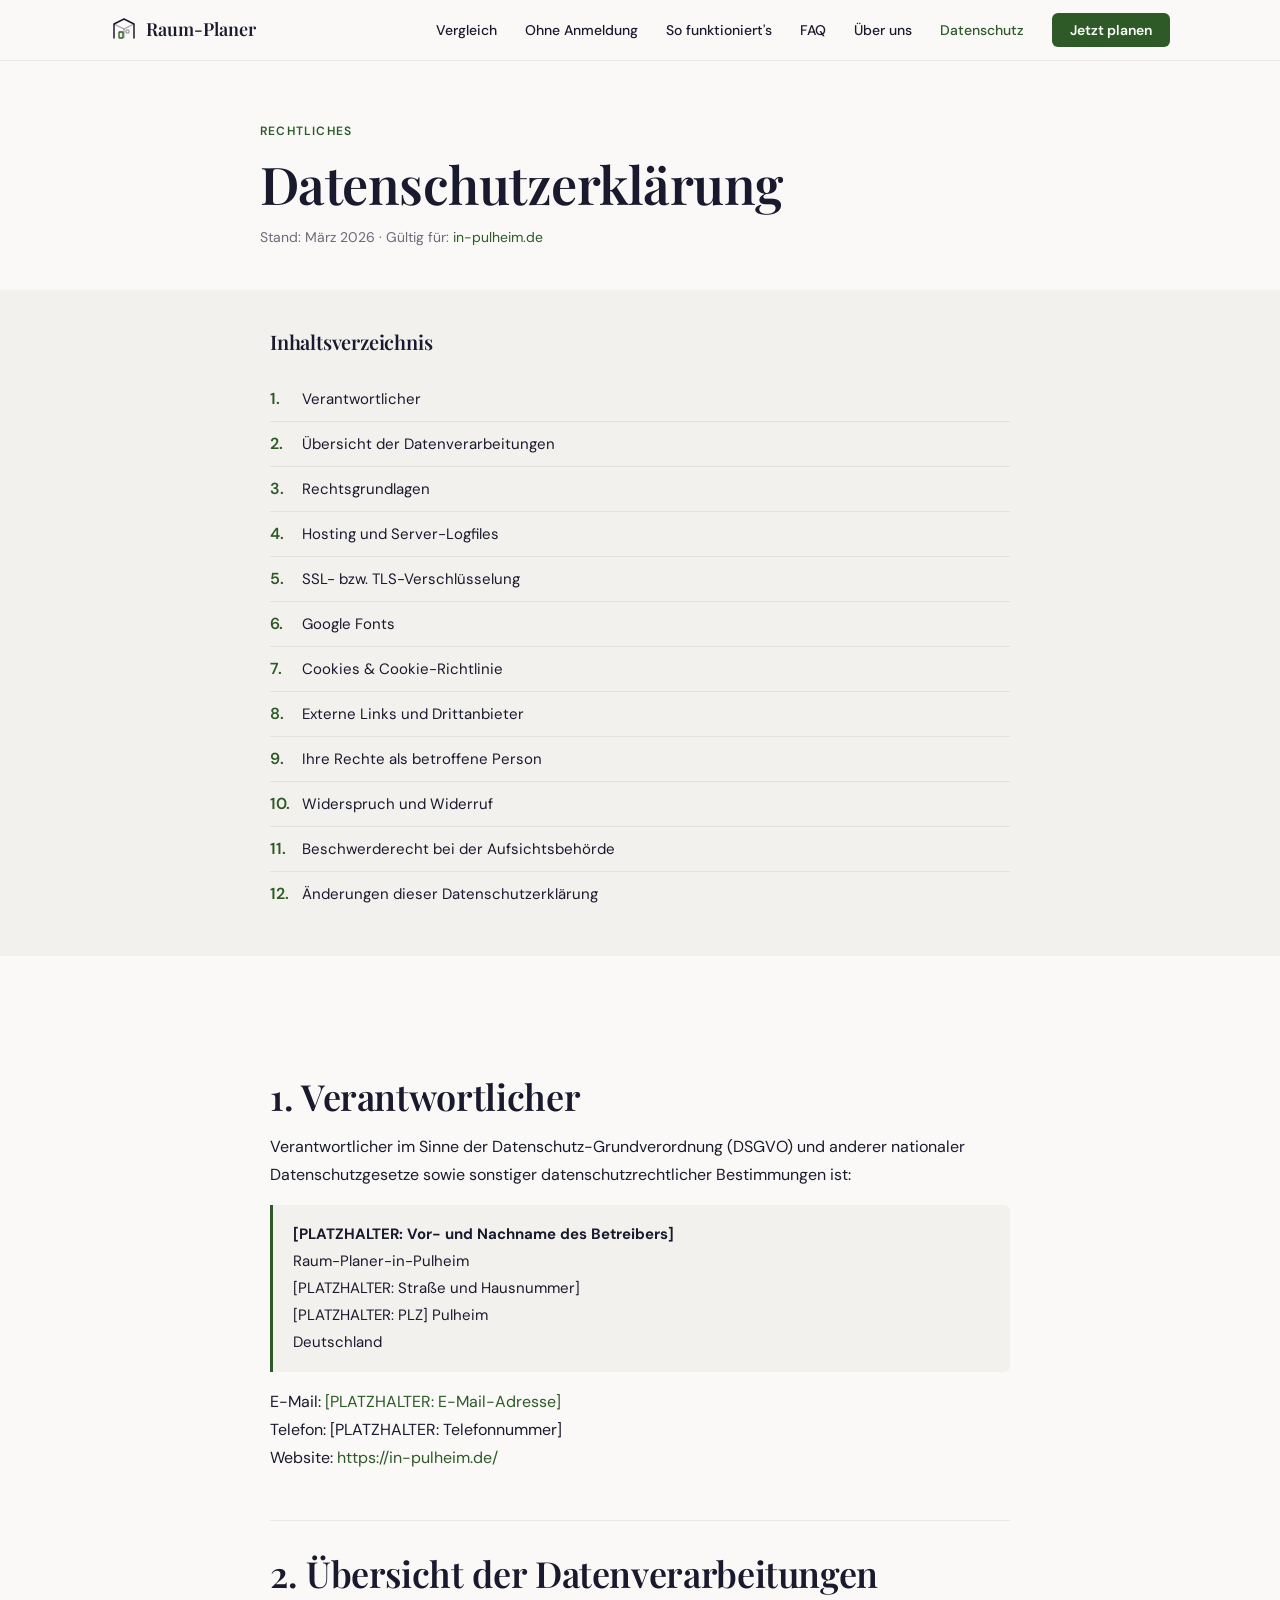
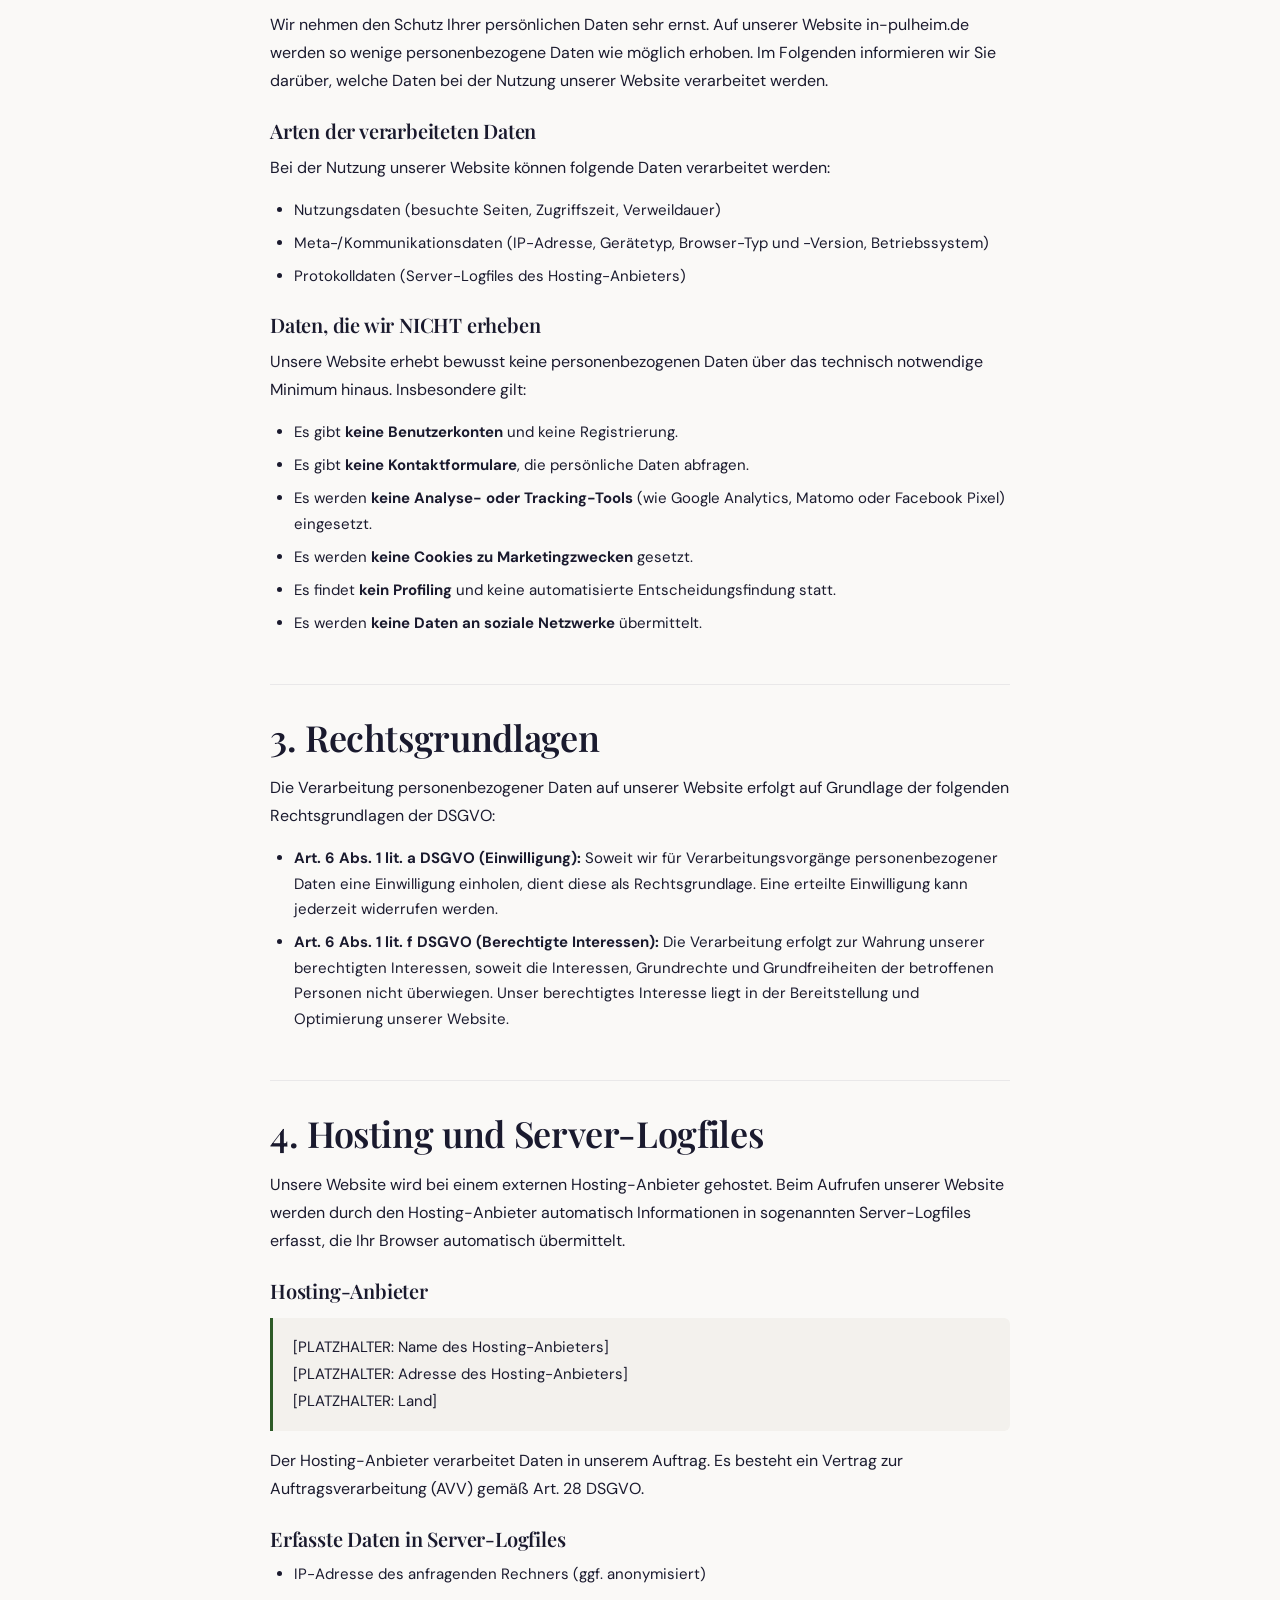
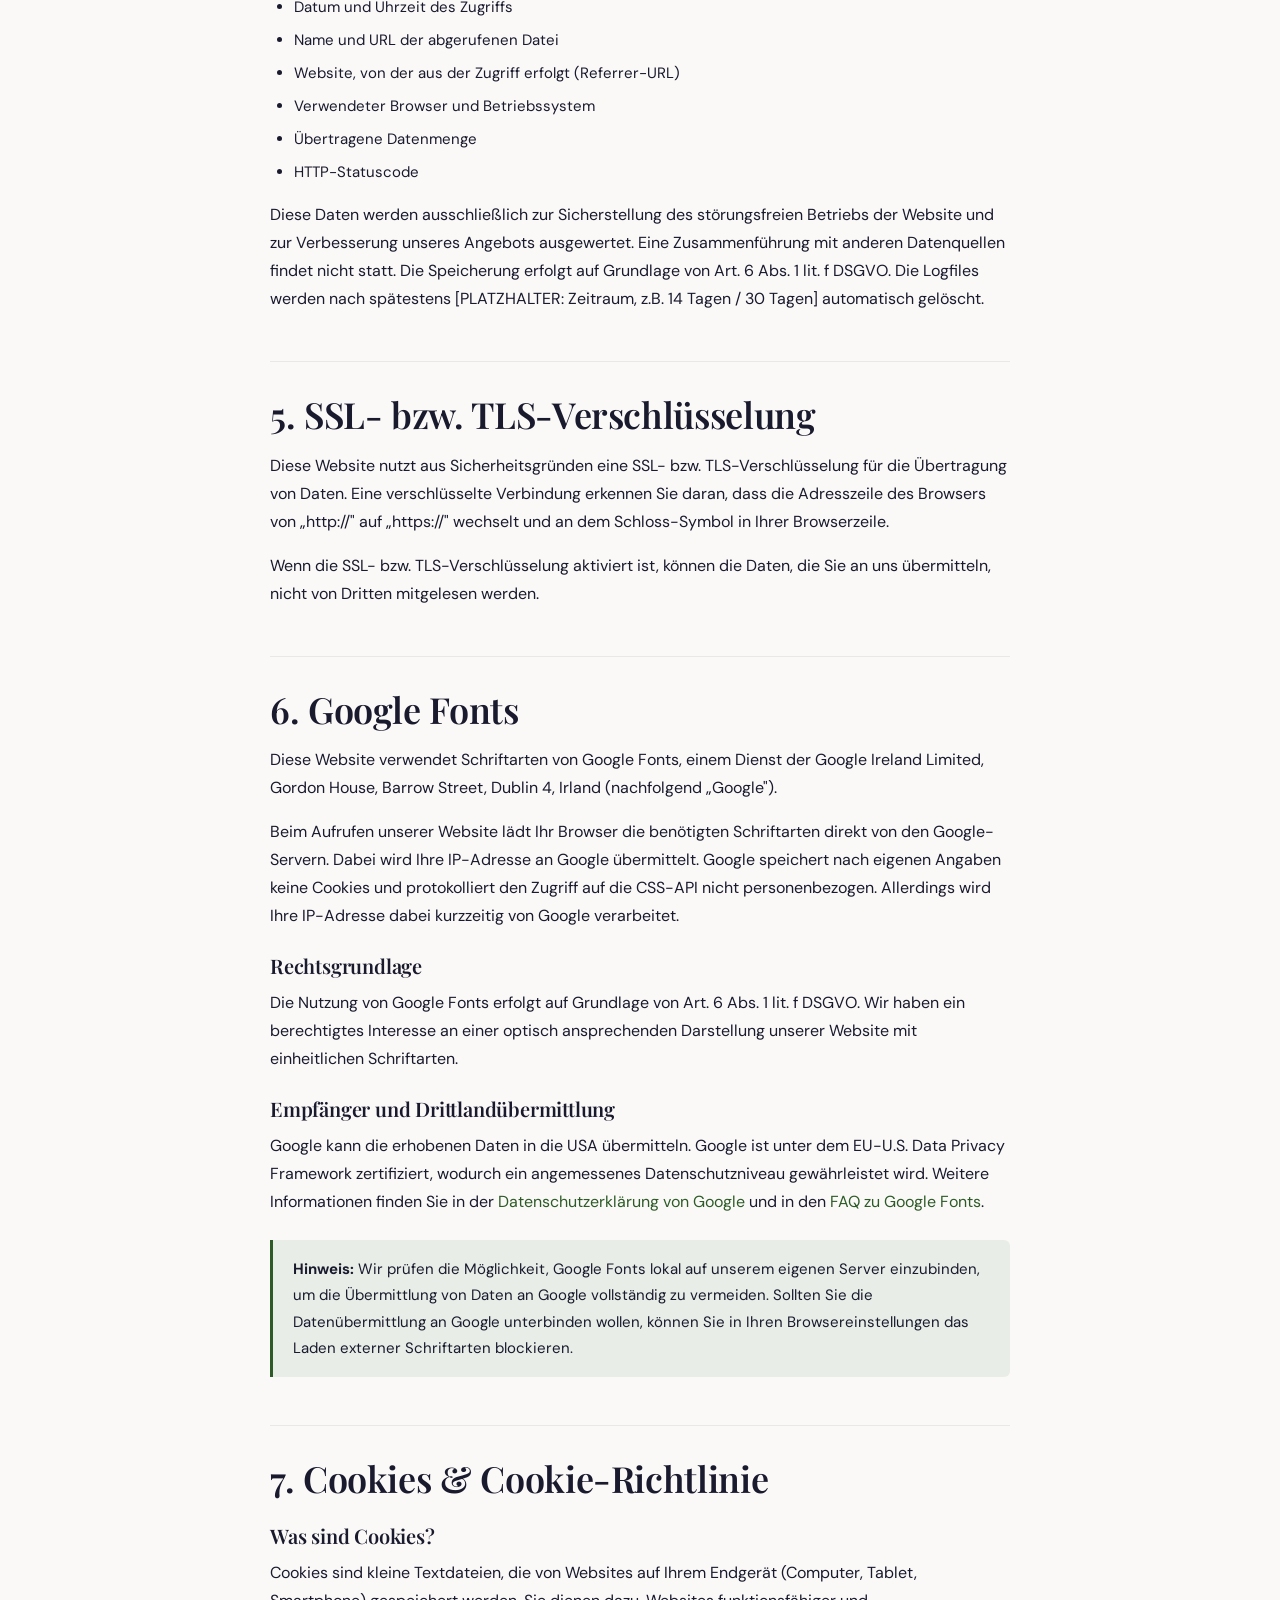
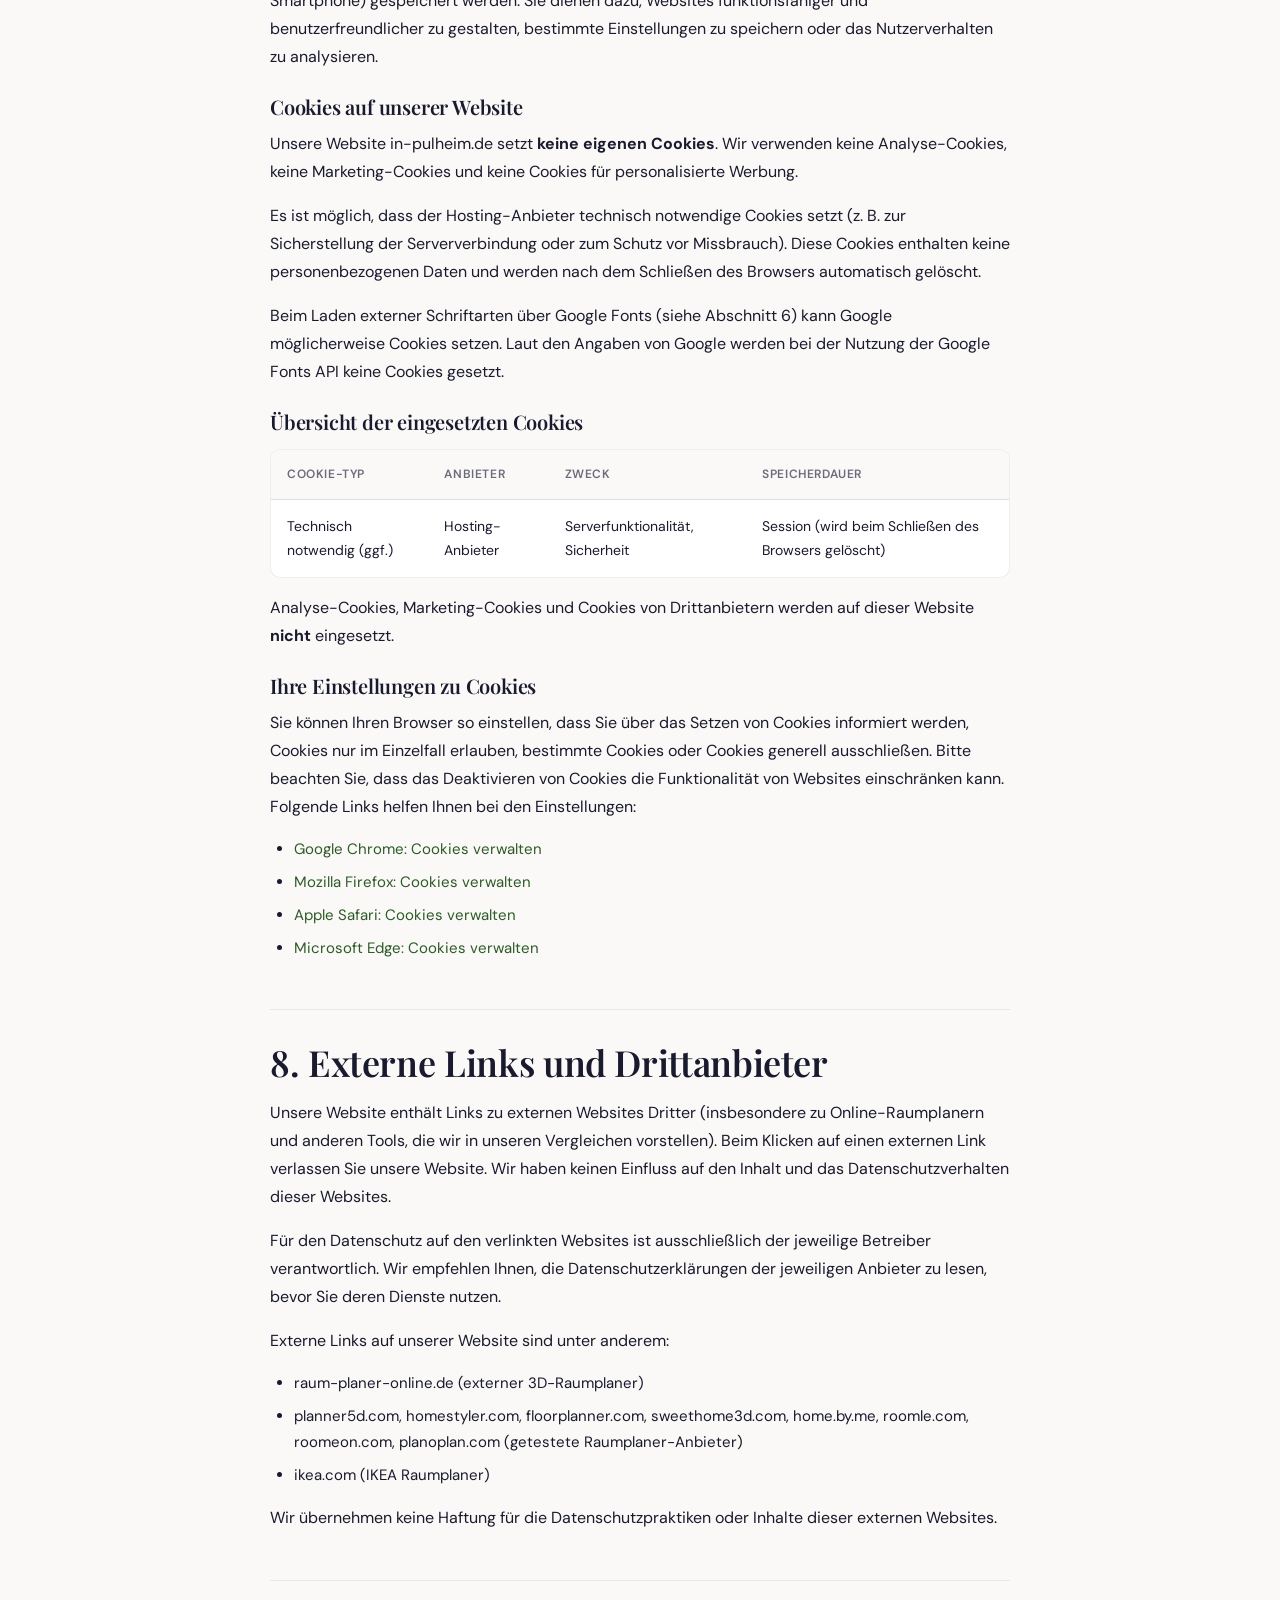
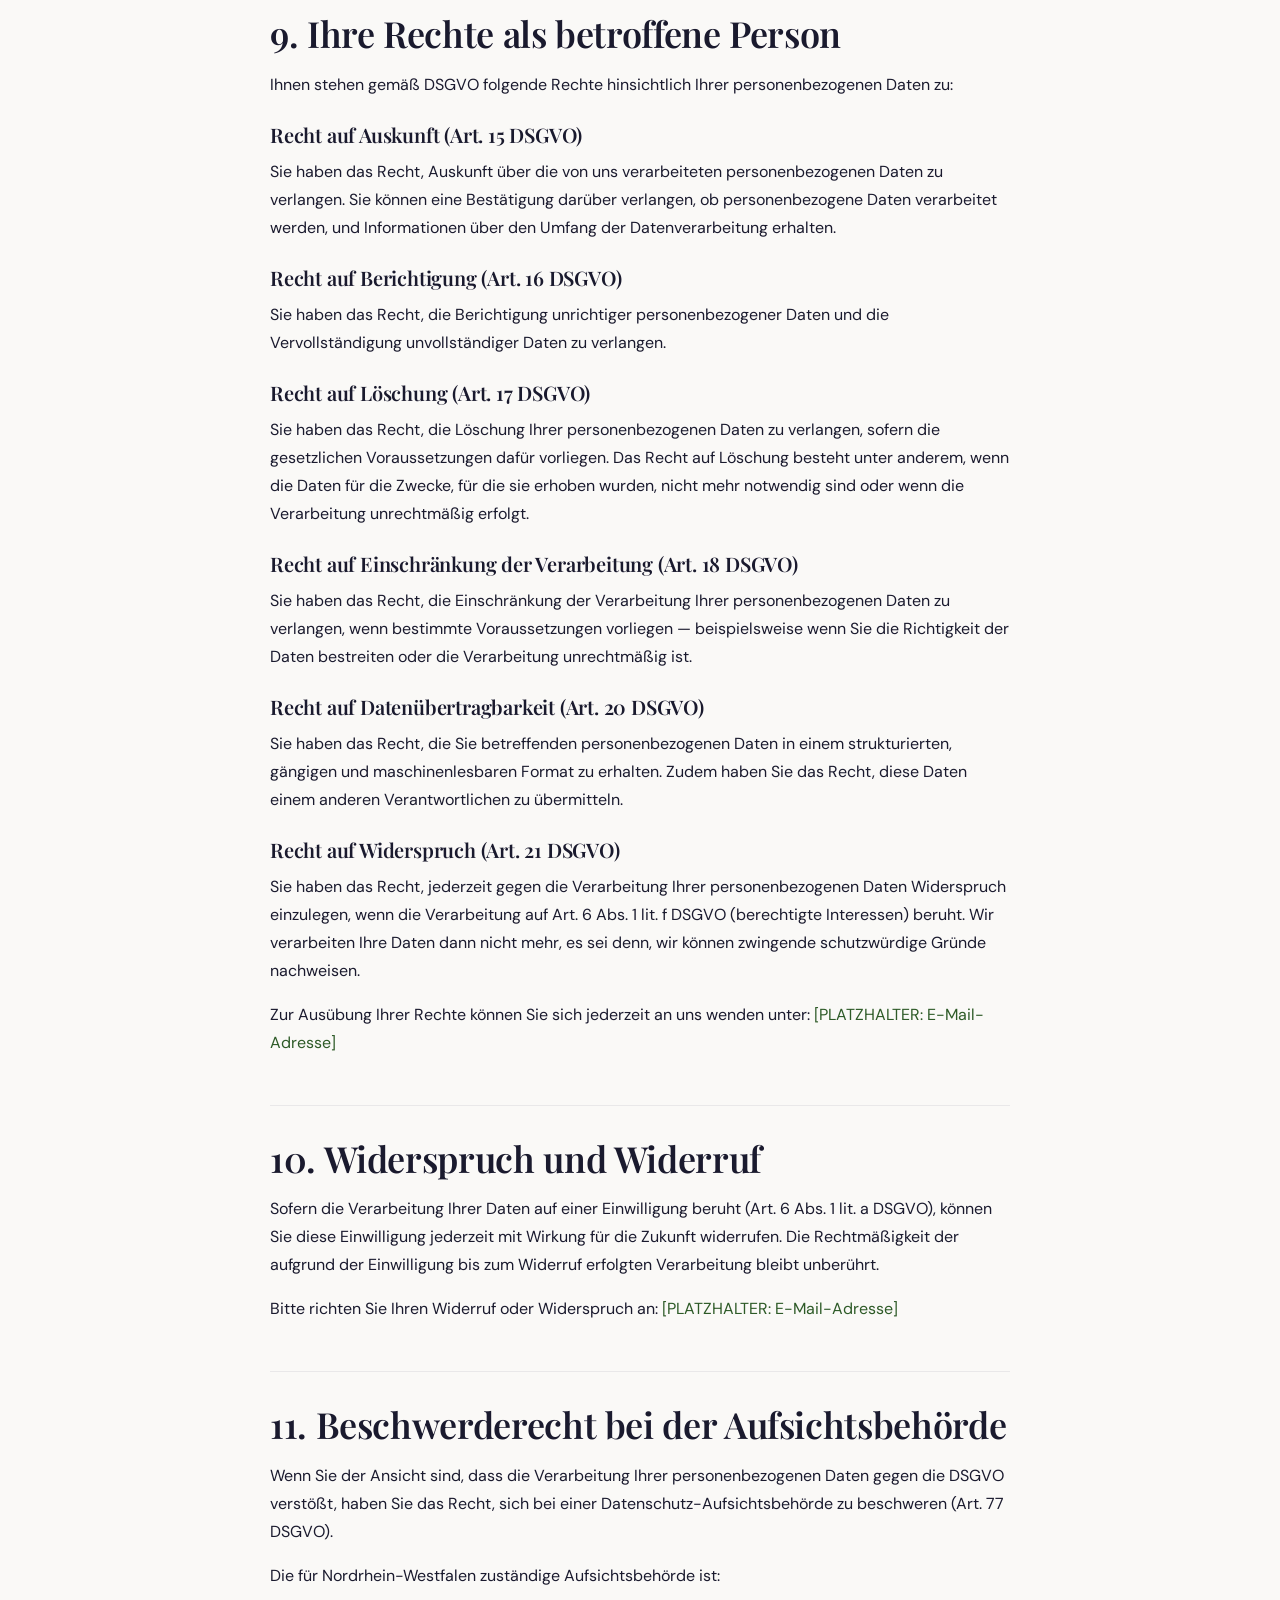
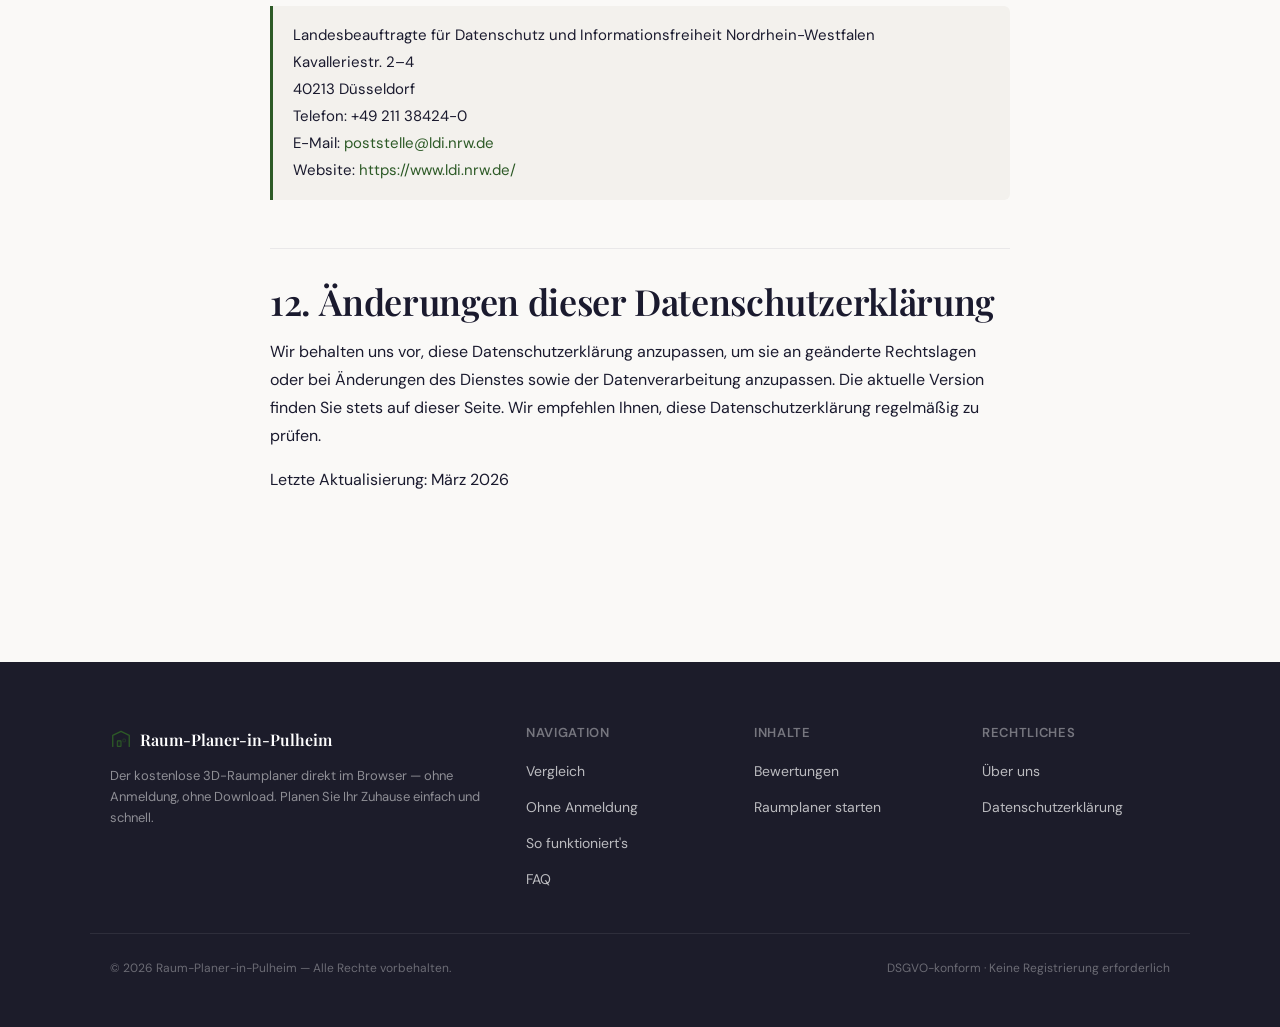
<file: datenschutz.html>
<!DOCTYPE html>
<html lang="de">
<head>
  <meta charset="UTF-8">
  <meta name="viewport" content="width=device-width, initial-scale=1.0">

  <title>Datenschutzerklärung – Raum-Planer-in-Pulheim</title>
  <meta name="description" content="Datenschutzerklärung von Raum-Planer-in-Pulheim. Informationen zum Datenschutz, zur Verarbeitung personenbezogener Daten und zu Ihren Rechten gemäß DSGVO.">
  <meta name="robots" content="noindex, follow">
  <link rel="canonical" href="https://in-pulheim.de/datenschutz.html">

  <meta property="og:title" content="Datenschutzerklärung – Raum-Planer-in-Pulheim">
  <meta property="og:description" content="Datenschutzerklärung und Cookie-Richtlinie von Raum-Planer-in-Pulheim gemäß DSGVO.">
  <meta property="og:type" content="website">
  <meta property="og:url" content="https://in-pulheim.de/datenschutz.html">
  <meta property="og:locale" content="de_DE">
  <meta property="og:site_name" content="raum-planer-in-pulheim">

  <!-- Google Fonts -->
  <link rel="preconnect" href="https://fonts.googleapis.com">
  <link rel="preconnect" href="https://fonts.gstatic.com" crossorigin>
  <link href="https://fonts.googleapis.com/css2?family=DM+Sans:wght@400;500;600;700&family=Playfair+Display:wght@400;600;700&display=swap" rel="stylesheet">

  <!-- Stylesheets -->
  <link rel="stylesheet" href="css/global.css">
  <link rel="stylesheet" href="css/datenschutz.css">
</head>
<body>

  <!-- ========== HEADER ========== -->
  <header class="site-header">
    <nav class="site-nav" aria-label="Hauptnavigation">
      <a href="https://in-pulheim.de/" class="logo">
        <svg viewBox="0 0 28 28" fill="none" aria-hidden="true">
          <path d="M4 22V8l10-5 10 5v14" stroke="currentColor" stroke-width="1.5" stroke-linecap="round" stroke-linejoin="round" fill="none"/>
          <path d="M4 8l10 5 10-5" stroke="currentColor" stroke-width="1.2" stroke-linejoin="round" opacity="0.4" fill="none"/>
          <path d="M14 13v9" stroke="currentColor" stroke-width="1.2" opacity="0.4"/>
          <rect x="9" y="16" width="4" height="6" rx="0.5" stroke="var(--color-accent)" stroke-width="1.3" fill="rgba(45,90,39,0.08)"/>
          <rect x="16" y="14" width="3" height="3" rx="0.5" stroke="currentColor" stroke-width="1" fill="none" opacity="0.5"/>
        </svg>
        Raum-Planer
      </a>

      <input type="checkbox" id="nav-toggle" class="nav-toggle-checkbox" aria-label="Menü umschalten">
      <label for="nav-toggle" class="nav-toggle-label" aria-hidden="true"><span></span></label>

      <ul class="nav-links">
        <li><a href="https://in-pulheim.de/#vergleich">Vergleich</a></li>
        <li><a href="https://in-pulheim.de/#ohne-anmeldung">Ohne Anmeldung</a></li>
        <li><a href="https://in-pulheim.de/#so-funktioniert-es">So funktioniert's</a></li>
        <li><a href="https://in-pulheim.de/#faq">FAQ</a></li>
        <li><a href="https://in-pulheim.de/ueber-uns.html">Über uns</a></li>
        <li><a href="https://in-pulheim.de/datenschutz.html" aria-current="page">Datenschutz</a></li>
        <li><a href="https://raum-planer-online.de" class="nav-cta">Jetzt planen</a></li>
      </ul>
    </nav>
  </header>

  <main>

    <!-- ========== SECTION 1: PAGE HEADER ========== -->
    <section class="legal-hero">
      <div class="section-inner">
        <span class="kicker">Rechtliches</span>
        <h1>Datenschutzerklärung</h1>
        <p class="legal-meta">Stand: März 2026 · Gültig für: <a href="https://in-pulheim.de/">in-pulheim.de</a></p>
      </div>
    </section>

    <!-- ========== SECTION 2: TABLE OF CONTENTS ========== -->
    <section class="legal-toc">
      <div class="section-inner section-inner--narrow">
        <nav aria-label="Inhaltsverzeichnis Datenschutzerklärung">
          <h2>Inhaltsverzeichnis</h2>
          <ol class="legal-toc-list">
            <li><a href="#verantwortlicher">Verantwortlicher</a></li>
            <li><a href="#uebersicht">Übersicht der Datenverarbeitungen</a></li>
            <li><a href="#rechtsgrundlagen">Rechtsgrundlagen</a></li>
            <li><a href="#hosting">Hosting und Server-Logfiles</a></li>
            <li><a href="#ssl">SSL- bzw. TLS-Verschlüsselung</a></li>
            <li><a href="#google-fonts">Google Fonts</a></li>
            <li><a href="#cookies">Cookies &amp; Cookie-Richtlinie</a></li>
            <li><a href="#externe-links">Externe Links und Drittanbieter</a></li>
            <li><a href="#betroffenenrechte">Ihre Rechte als betroffene Person</a></li>
            <li><a href="#widerruf">Widerspruch und Widerruf</a></li>
            <li><a href="#aufsichtsbehoerde">Beschwerderecht bei der Aufsichtsbehörde</a></li>
            <li><a href="#aenderungen">Änderungen dieser Datenschutzerklärung</a></li>
          </ol>
        </nav>
      </div>
    </section>

    <!-- ========== SECTION 3: MAIN LEGAL CONTENT ========== -->
    <section class="legal-content">
      <div class="section-inner section-inner--narrow">

        <!-- 1. Verantwortlicher -->
        <article class="legal-article" id="verantwortlicher">
          <h2>1. Verantwortlicher</h2>
          <p>Verantwortlicher im Sinne der Datenschutz-Grundverordnung (DSGVO) und anderer nationaler Datenschutzgesetze sowie sonstiger datenschutzrechtlicher Bestimmungen ist:</p>
          <address class="legal-address">
            <strong>[PLATZHALTER: Vor- und Nachname des Betreibers]</strong><br>
            Raum-Planer-in-Pulheim<br>
            [PLATZHALTER: Straße und Hausnummer]<br>
            [PLATZHALTER: PLZ] Pulheim<br>
            Deutschland
          </address>
          <p>
            E-Mail: <a href="mailto:[PLATZHALTER: E-Mail-Adresse]">[PLATZHALTER: E-Mail-Adresse]</a><br>
            Telefon: [PLATZHALTER: Telefonnummer]<br>
            Website: <a href="https://in-pulheim.de/">https://in-pulheim.de/</a>
          </p>
        </article>

        <!-- 2. Übersicht der Datenverarbeitungen -->
        <article class="legal-article" id="uebersicht">
          <h2>2. Übersicht der Datenverarbeitungen</h2>
          <p>Wir nehmen den Schutz Ihrer persönlichen Daten sehr ernst. Auf unserer Website in-pulheim.de werden so wenige personenbezogene Daten wie möglich erhoben. Im Folgenden informieren wir Sie darüber, welche Daten bei der Nutzung unserer Website verarbeitet werden.</p>
          <h3>Arten der verarbeiteten Daten</h3>
          <p>Bei der Nutzung unserer Website können folgende Daten verarbeitet werden:</p>
          <ul>
            <li>Nutzungsdaten (besuchte Seiten, Zugriffszeit, Verweildauer)</li>
            <li>Meta-/Kommunikationsdaten (IP-Adresse, Gerätetyp, Browser-Typ und -Version, Betriebssystem)</li>
            <li>Protokolldaten (Server-Logfiles des Hosting-Anbieters)</li>
          </ul>
          <h3>Daten, die wir NICHT erheben</h3>
          <p>Unsere Website erhebt bewusst keine personenbezogenen Daten über das technisch notwendige Minimum hinaus. Insbesondere gilt:</p>
          <ul>
            <li>Es gibt <strong>keine Benutzerkonten</strong> und keine Registrierung.</li>
            <li>Es gibt <strong>keine Kontaktformulare</strong>, die persönliche Daten abfragen.</li>
            <li>Es werden <strong>keine Analyse- oder Tracking-Tools</strong> (wie Google Analytics, Matomo oder Facebook Pixel) eingesetzt.</li>
            <li>Es werden <strong>keine Cookies zu Marketingzwecken</strong> gesetzt.</li>
            <li>Es findet <strong>kein Profiling</strong> und keine automatisierte Entscheidungsfindung statt.</li>
            <li>Es werden <strong>keine Daten an soziale Netzwerke</strong> übermittelt.</li>
          </ul>
        </article>

        <!-- 3. Rechtsgrundlagen -->
        <article class="legal-article" id="rechtsgrundlagen">
          <h2>3. Rechtsgrundlagen</h2>
          <p>Die Verarbeitung personenbezogener Daten auf unserer Website erfolgt auf Grundlage der folgenden Rechtsgrundlagen der DSGVO:</p>
          <ul>
            <li><strong>Art. 6 Abs. 1 lit. a DSGVO (Einwilligung):</strong> Soweit wir für Verarbeitungsvorgänge personenbezogener Daten eine Einwilligung einholen, dient diese als Rechtsgrundlage. Eine erteilte Einwilligung kann jederzeit widerrufen werden.</li>
            <li><strong>Art. 6 Abs. 1 lit. f DSGVO (Berechtigte Interessen):</strong> Die Verarbeitung erfolgt zur Wahrung unserer berechtigten Interessen, soweit die Interessen, Grundrechte und Grundfreiheiten der betroffenen Personen nicht überwiegen. Unser berechtigtes Interesse liegt in der Bereitstellung und Optimierung unserer Website.</li>
          </ul>
        </article>

        <!-- 4. Hosting und Server-Logfiles -->
        <article class="legal-article" id="hosting">
          <h2>4. Hosting und Server-Logfiles</h2>
          <p>Unsere Website wird bei einem externen Hosting-Anbieter gehostet. Beim Aufrufen unserer Website werden durch den Hosting-Anbieter automatisch Informationen in sogenannten Server-Logfiles erfasst, die Ihr Browser automatisch übermittelt.</p>
          <h3>Hosting-Anbieter</h3>
          <address class="legal-address">
            [PLATZHALTER: Name des Hosting-Anbieters]<br>
            [PLATZHALTER: Adresse des Hosting-Anbieters]<br>
            [PLATZHALTER: Land]
          </address>
          <p>Der Hosting-Anbieter verarbeitet Daten in unserem Auftrag. Es besteht ein Vertrag zur Auftragsverarbeitung (AVV) gemäß Art. 28 DSGVO.</p>
          <h3>Erfasste Daten in Server-Logfiles</h3>
          <ul>
            <li>IP-Adresse des anfragenden Rechners (ggf. anonymisiert)</li>
            <li>Datum und Uhrzeit des Zugriffs</li>
            <li>Name und URL der abgerufenen Datei</li>
            <li>Website, von der aus der Zugriff erfolgt (Referrer-URL)</li>
            <li>Verwendeter Browser und Betriebssystem</li>
            <li>Übertragene Datenmenge</li>
            <li>HTTP-Statuscode</li>
          </ul>
          <p>Diese Daten werden ausschließlich zur Sicherstellung des störungsfreien Betriebs der Website und zur Verbesserung unseres Angebots ausgewertet. Eine Zusammenführung mit anderen Datenquellen findet nicht statt. Die Speicherung erfolgt auf Grundlage von Art. 6 Abs. 1 lit. f DSGVO. Die Logfiles werden nach spätestens [PLATZHALTER: Zeitraum, z.B. 14 Tagen / 30 Tagen] automatisch gelöscht.</p>
        </article>

        <!-- 5. SSL-/TLS-Verschlüsselung -->
        <article class="legal-article" id="ssl">
          <h2>5. SSL- bzw. TLS-Verschlüsselung</h2>
          <p>Diese Website nutzt aus Sicherheitsgründen eine SSL- bzw. TLS-Verschlüsselung für die Übertragung von Daten. Eine verschlüsselte Verbindung erkennen Sie daran, dass die Adresszeile des Browsers von „http://" auf „https://" wechselt und an dem Schloss-Symbol in Ihrer Browserzeile.</p>
          <p>Wenn die SSL- bzw. TLS-Verschlüsselung aktiviert ist, können die Daten, die Sie an uns übermitteln, nicht von Dritten mitgelesen werden.</p>
        </article>

        <!-- 6. Google Fonts -->
        <article class="legal-article" id="google-fonts">
          <h2>6. Google Fonts</h2>
          <p>Diese Website verwendet Schriftarten von Google Fonts, einem Dienst der Google Ireland Limited, Gordon House, Barrow Street, Dublin 4, Irland (nachfolgend „Google").</p>
          <p>Beim Aufrufen unserer Website lädt Ihr Browser die benötigten Schriftarten direkt von den Google-Servern. Dabei wird Ihre IP-Adresse an Google übermittelt. Google speichert nach eigenen Angaben keine Cookies und protokolliert den Zugriff auf die CSS-API nicht personenbezogen. Allerdings wird Ihre IP-Adresse dabei kurzzeitig von Google verarbeitet.</p>
          <h3>Rechtsgrundlage</h3>
          <p>Die Nutzung von Google Fonts erfolgt auf Grundlage von Art. 6 Abs. 1 lit. f DSGVO. Wir haben ein berechtigtes Interesse an einer optisch ansprechenden Darstellung unserer Website mit einheitlichen Schriftarten.</p>
          <h3>Empfänger und Drittlandübermittlung</h3>
          <p>Google kann die erhobenen Daten in die USA übermitteln. Google ist unter dem EU-U.S. Data Privacy Framework zertifiziert, wodurch ein angemessenes Datenschutzniveau gewährleistet wird. Weitere Informationen finden Sie in der <a href="https://policies.google.com/privacy" target="_blank" rel="noopener noreferrer">Datenschutzerklärung von Google</a> und in den <a href="https://developers.google.com/fonts/faq/privacy" target="_blank" rel="noopener noreferrer">FAQ zu Google Fonts</a>.</p>
          <div class="legal-hint">
            <p><strong>Hinweis:</strong> Wir prüfen die Möglichkeit, Google Fonts lokal auf unserem eigenen Server einzubinden, um die Übermittlung von Daten an Google vollständig zu vermeiden. Sollten Sie die Datenübermittlung an Google unterbinden wollen, können Sie in Ihren Browsereinstellungen das Laden externer Schriftarten blockieren.</p>
          </div>
        </article>

        <!-- 7. Cookies & Cookie-Richtlinie -->
        <article class="legal-article" id="cookies">
          <h2>7. Cookies &amp; Cookie-Richtlinie</h2>

          <h3>Was sind Cookies?</h3>
          <p>Cookies sind kleine Textdateien, die von Websites auf Ihrem Endgerät (Computer, Tablet, Smartphone) gespeichert werden. Sie dienen dazu, Websites funktionsfähiger und benutzerfreundlicher zu gestalten, bestimmte Einstellungen zu speichern oder das Nutzerverhalten zu analysieren.</p>

          <h3>Cookies auf unserer Website</h3>
          <p>Unsere Website in-pulheim.de setzt <strong>keine eigenen Cookies</strong>. Wir verwenden keine Analyse-Cookies, keine Marketing-Cookies und keine Cookies für personalisierte Werbung.</p>
          <p>Es ist möglich, dass der Hosting-Anbieter technisch notwendige Cookies setzt (z.&nbsp;B. zur Sicherstellung der Serververbindung oder zum Schutz vor Missbrauch). Diese Cookies enthalten keine personenbezogenen Daten und werden nach dem Schließen des Browsers automatisch gelöscht.</p>
          <p>Beim Laden externer Schriftarten über Google Fonts (siehe Abschnitt 6) kann Google möglicherweise Cookies setzen. Laut den Angaben von Google werden bei der Nutzung der Google Fonts API keine Cookies gesetzt.</p>

          <h3>Übersicht der eingesetzten Cookies</h3>
          <div class="legal-table-wrapper">
            <table class="legal-table">
              <thead>
                <tr>
                  <th>Cookie-Typ</th>
                  <th>Anbieter</th>
                  <th>Zweck</th>
                  <th>Speicherdauer</th>
                </tr>
              </thead>
              <tbody>
                <tr>
                  <td>Technisch notwendig (ggf.)</td>
                  <td>Hosting-Anbieter</td>
                  <td>Serverfunktionalität, Sicherheit</td>
                  <td>Session (wird beim Schließen des Browsers gelöscht)</td>
                </tr>
              </tbody>
            </table>
          </div>
          <p>Analyse-Cookies, Marketing-Cookies und Cookies von Drittanbietern werden auf dieser Website <strong>nicht</strong> eingesetzt.</p>

          <h3>Ihre Einstellungen zu Cookies</h3>
          <p>Sie können Ihren Browser so einstellen, dass Sie über das Setzen von Cookies informiert werden, Cookies nur im Einzelfall erlauben, bestimmte Cookies oder Cookies generell ausschließen. Bitte beachten Sie, dass das Deaktivieren von Cookies die Funktionalität von Websites einschränken kann. Folgende Links helfen Ihnen bei den Einstellungen:</p>
          <ul>
            <li><a href="https://support.google.com/chrome/answer/95647" target="_blank" rel="noopener noreferrer">Google Chrome: Cookies verwalten</a></li>
            <li><a href="https://support.mozilla.org/de/kb/cookies-erlauben-und-ablehnen" target="_blank" rel="noopener noreferrer">Mozilla Firefox: Cookies verwalten</a></li>
            <li><a href="https://support.apple.com/de-de/guide/safari/sfri11471/mac" target="_blank" rel="noopener noreferrer">Apple Safari: Cookies verwalten</a></li>
            <li><a href="https://support.microsoft.com/de-de/microsoft-edge/cookies-in-microsoft-edge-löschen-63947406-40ac-c3b8-57b9-2a946a29ae09" target="_blank" rel="noopener noreferrer">Microsoft Edge: Cookies verwalten</a></li>
          </ul>
        </article>

        <!-- 8. Externe Links -->
        <article class="legal-article" id="externe-links">
          <h2>8. Externe Links und Drittanbieter</h2>
          <p>Unsere Website enthält Links zu externen Websites Dritter (insbesondere zu Online-Raumplanern und anderen Tools, die wir in unseren Vergleichen vorstellen). Beim Klicken auf einen externen Link verlassen Sie unsere Website. Wir haben keinen Einfluss auf den Inhalt und das Datenschutzverhalten dieser Websites.</p>
          <p>Für den Datenschutz auf den verlinkten Websites ist ausschließlich der jeweilige Betreiber verantwortlich. Wir empfehlen Ihnen, die Datenschutzerklärungen der jeweiligen Anbieter zu lesen, bevor Sie deren Dienste nutzen.</p>
          <p>Externe Links auf unserer Website sind unter anderem:</p>
          <ul>
            <li>raum-planer-online.de (externer 3D-Raumplaner)</li>
            <li>planner5d.com, homestyler.com, floorplanner.com, sweethome3d.com, home.by.me, roomle.com, roomeon.com, planoplan.com (getestete Raumplaner-Anbieter)</li>
            <li>ikea.com (IKEA Raumplaner)</li>
          </ul>
          <p>Wir übernehmen keine Haftung für die Datenschutzpraktiken oder Inhalte dieser externen Websites.</p>
        </article>

        <!-- 9. Betroffenenrechte -->
        <article class="legal-article" id="betroffenenrechte">
          <h2>9. Ihre Rechte als betroffene Person</h2>
          <p>Ihnen stehen gemäß DSGVO folgende Rechte hinsichtlich Ihrer personenbezogenen Daten zu:</p>

          <h3>Recht auf Auskunft (Art. 15 DSGVO)</h3>
          <p>Sie haben das Recht, Auskunft über die von uns verarbeiteten personenbezogenen Daten zu verlangen. Sie können eine Bestätigung darüber verlangen, ob personenbezogene Daten verarbeitet werden, und Informationen über den Umfang der Datenverarbeitung erhalten.</p>

          <h3>Recht auf Berichtigung (Art. 16 DSGVO)</h3>
          <p>Sie haben das Recht, die Berichtigung unrichtiger personenbezogener Daten und die Vervollständigung unvollständiger Daten zu verlangen.</p>

          <h3>Recht auf Löschung (Art. 17 DSGVO)</h3>
          <p>Sie haben das Recht, die Löschung Ihrer personenbezogenen Daten zu verlangen, sofern die gesetzlichen Voraussetzungen dafür vorliegen. Das Recht auf Löschung besteht unter anderem, wenn die Daten für die Zwecke, für die sie erhoben wurden, nicht mehr notwendig sind oder wenn die Verarbeitung unrechtmäßig erfolgt.</p>

          <h3>Recht auf Einschränkung der Verarbeitung (Art. 18 DSGVO)</h3>
          <p>Sie haben das Recht, die Einschränkung der Verarbeitung Ihrer personenbezogenen Daten zu verlangen, wenn bestimmte Voraussetzungen vorliegen — beispielsweise wenn Sie die Richtigkeit der Daten bestreiten oder die Verarbeitung unrechtmäßig ist.</p>

          <h3>Recht auf Datenübertragbarkeit (Art. 20 DSGVO)</h3>
          <p>Sie haben das Recht, die Sie betreffenden personenbezogenen Daten in einem strukturierten, gängigen und maschinenlesbaren Format zu erhalten. Zudem haben Sie das Recht, diese Daten einem anderen Verantwortlichen zu übermitteln.</p>

          <h3>Recht auf Widerspruch (Art. 21 DSGVO)</h3>
          <p>Sie haben das Recht, jederzeit gegen die Verarbeitung Ihrer personenbezogenen Daten Widerspruch einzulegen, wenn die Verarbeitung auf Art. 6 Abs. 1 lit. f DSGVO (berechtigte Interessen) beruht. Wir verarbeiten Ihre Daten dann nicht mehr, es sei denn, wir können zwingende schutzwürdige Gründe nachweisen.</p>

          <p>Zur Ausübung Ihrer Rechte können Sie sich jederzeit an uns wenden unter: <a href="mailto:[PLATZHALTER: E-Mail-Adresse]">[PLATZHALTER: E-Mail-Adresse]</a></p>
        </article>

        <!-- 10. Widerruf -->
        <article class="legal-article" id="widerruf">
          <h2>10. Widerspruch und Widerruf</h2>
          <p>Sofern die Verarbeitung Ihrer Daten auf einer Einwilligung beruht (Art. 6 Abs. 1 lit. a DSGVO), können Sie diese Einwilligung jederzeit mit Wirkung für die Zukunft widerrufen. Die Rechtmäßigkeit der aufgrund der Einwilligung bis zum Widerruf erfolgten Verarbeitung bleibt unberührt.</p>
          <p>Bitte richten Sie Ihren Widerruf oder Widerspruch an: <a href="mailto:[PLATZHALTER: E-Mail-Adresse]">[PLATZHALTER: E-Mail-Adresse]</a></p>
        </article>

        <!-- 11. Aufsichtsbehörde -->
        <article class="legal-article" id="aufsichtsbehoerde">
          <h2>11. Beschwerderecht bei der Aufsichtsbehörde</h2>
          <p>Wenn Sie der Ansicht sind, dass die Verarbeitung Ihrer personenbezogenen Daten gegen die DSGVO verstößt, haben Sie das Recht, sich bei einer Datenschutz-Aufsichtsbehörde zu beschweren (Art. 77 DSGVO).</p>
          <p>Die für Nordrhein-Westfalen zuständige Aufsichtsbehörde ist:</p>
          <address class="legal-address">
            Landesbeauftragte für Datenschutz und Informationsfreiheit Nordrhein-Westfalen<br>
            Kavalleriestr. 2–4<br>
            40213 Düsseldorf<br>
            Telefon: +49 211 38424-0<br>
            E-Mail: <a href="mailto:poststelle@ldi.nrw.de">poststelle@ldi.nrw.de</a><br>
            Website: <a href="https://www.ldi.nrw.de/" target="_blank" rel="noopener noreferrer">https://www.ldi.nrw.de/</a>
          </address>
        </article>

        <!-- 12. Änderungen -->
        <article class="legal-article" id="aenderungen">
          <h2>12. Änderungen dieser Datenschutzerklärung</h2>
          <p>Wir behalten uns vor, diese Datenschutzerklärung anzupassen, um sie an geänderte Rechtslagen oder bei Änderungen des Dienstes sowie der Datenverarbeitung anzupassen. Die aktuelle Version finden Sie stets auf dieser Seite. Wir empfehlen Ihnen, diese Datenschutzerklärung regelmäßig zu prüfen.</p>
          <p>Letzte Aktualisierung: März 2026</p>
        </article>

      </div>
    </section>

  </main>

  <!-- ========== FOOTER ========== -->
  <footer class="site-footer">
    <div class="footer-grid">
      <div class="footer-brand-col">
        <div class="footer-brand">
          <svg viewBox="0 0 24 24" fill="none" aria-hidden="true">
            <path d="M3 19V7l9-4.5L21 7v12" stroke="currentColor" stroke-width="1.5" stroke-linecap="round" stroke-linejoin="round" fill="none"/>
            <rect x="8" y="13" width="4" height="6" rx="0.5" stroke="var(--color-accent)" stroke-width="1.2" fill="rgba(45,90,39,0.12)"/>
            <rect x="14" y="11" width="3" height="3" rx="0.5" stroke="currentColor" stroke-width="1" fill="none" opacity="0.5"/>
          </svg>
          Raum-Planer-in-Pulheim
        </div>
        <p class="footer-tagline">Der kostenlose 3D-Raumplaner direkt im Browser — ohne Anmeldung, ohne Download. Planen Sie Ihr Zuhause einfach und schnell.</p>
      </div>

      <div class="footer-col">
        <h4>Navigation</h4>
        <ul>
          <li><a href="https://in-pulheim.de/#vergleich">Vergleich</a></li>
          <li><a href="https://in-pulheim.de/#ohne-anmeldung">Ohne Anmeldung</a></li>
          <li><a href="https://in-pulheim.de/#so-funktioniert-es">So funktioniert's</a></li>
          <li><a href="https://in-pulheim.de/#faq">FAQ</a></li>
        </ul>
      </div>

      <div class="footer-col">
        <h4>Inhalte</h4>
        <ul>
          <li><a href="https://in-pulheim.de/#bewertungen">Bewertungen</a></li>
          <li><a href="https://raum-planer-online.de">Raumplaner starten</a></li>
        </ul>
      </div>

      <div class="footer-col">
        <h4>Rechtliches</h4>
        <ul>
          <li><a href="https://in-pulheim.de/ueber-uns.html">Über uns</a></li>
          <li><a href="https://in-pulheim.de/datenschutz.html">Datenschutzerklärung</a></li>
        </ul>
      </div>
    </div>

    <div class="footer-bottom">
      <p>&copy; 2026 Raum-Planer-in-Pulheim — Alle Rechte vorbehalten.</p>
      <p>DSGVO-konform · Keine Registrierung erforderlich</p>
    </div>
  </footer>

</body>
</html>
</file>
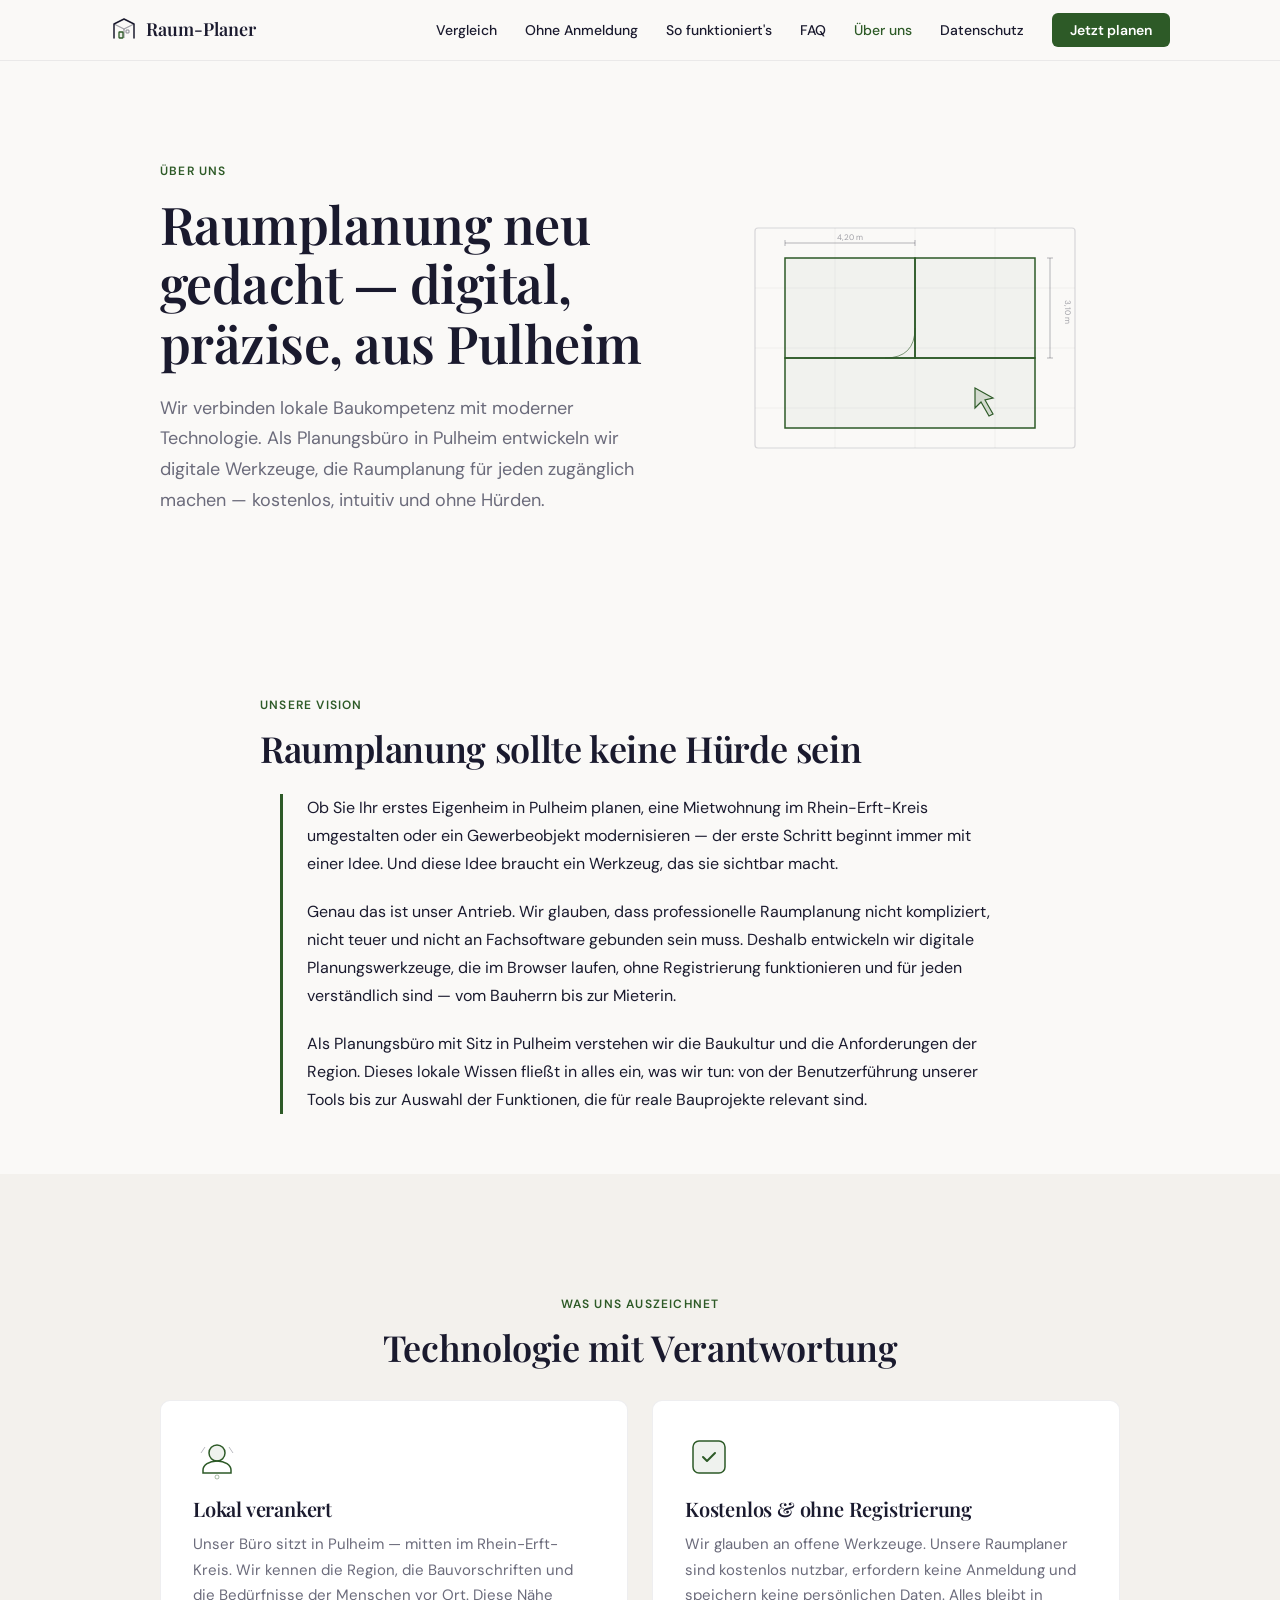
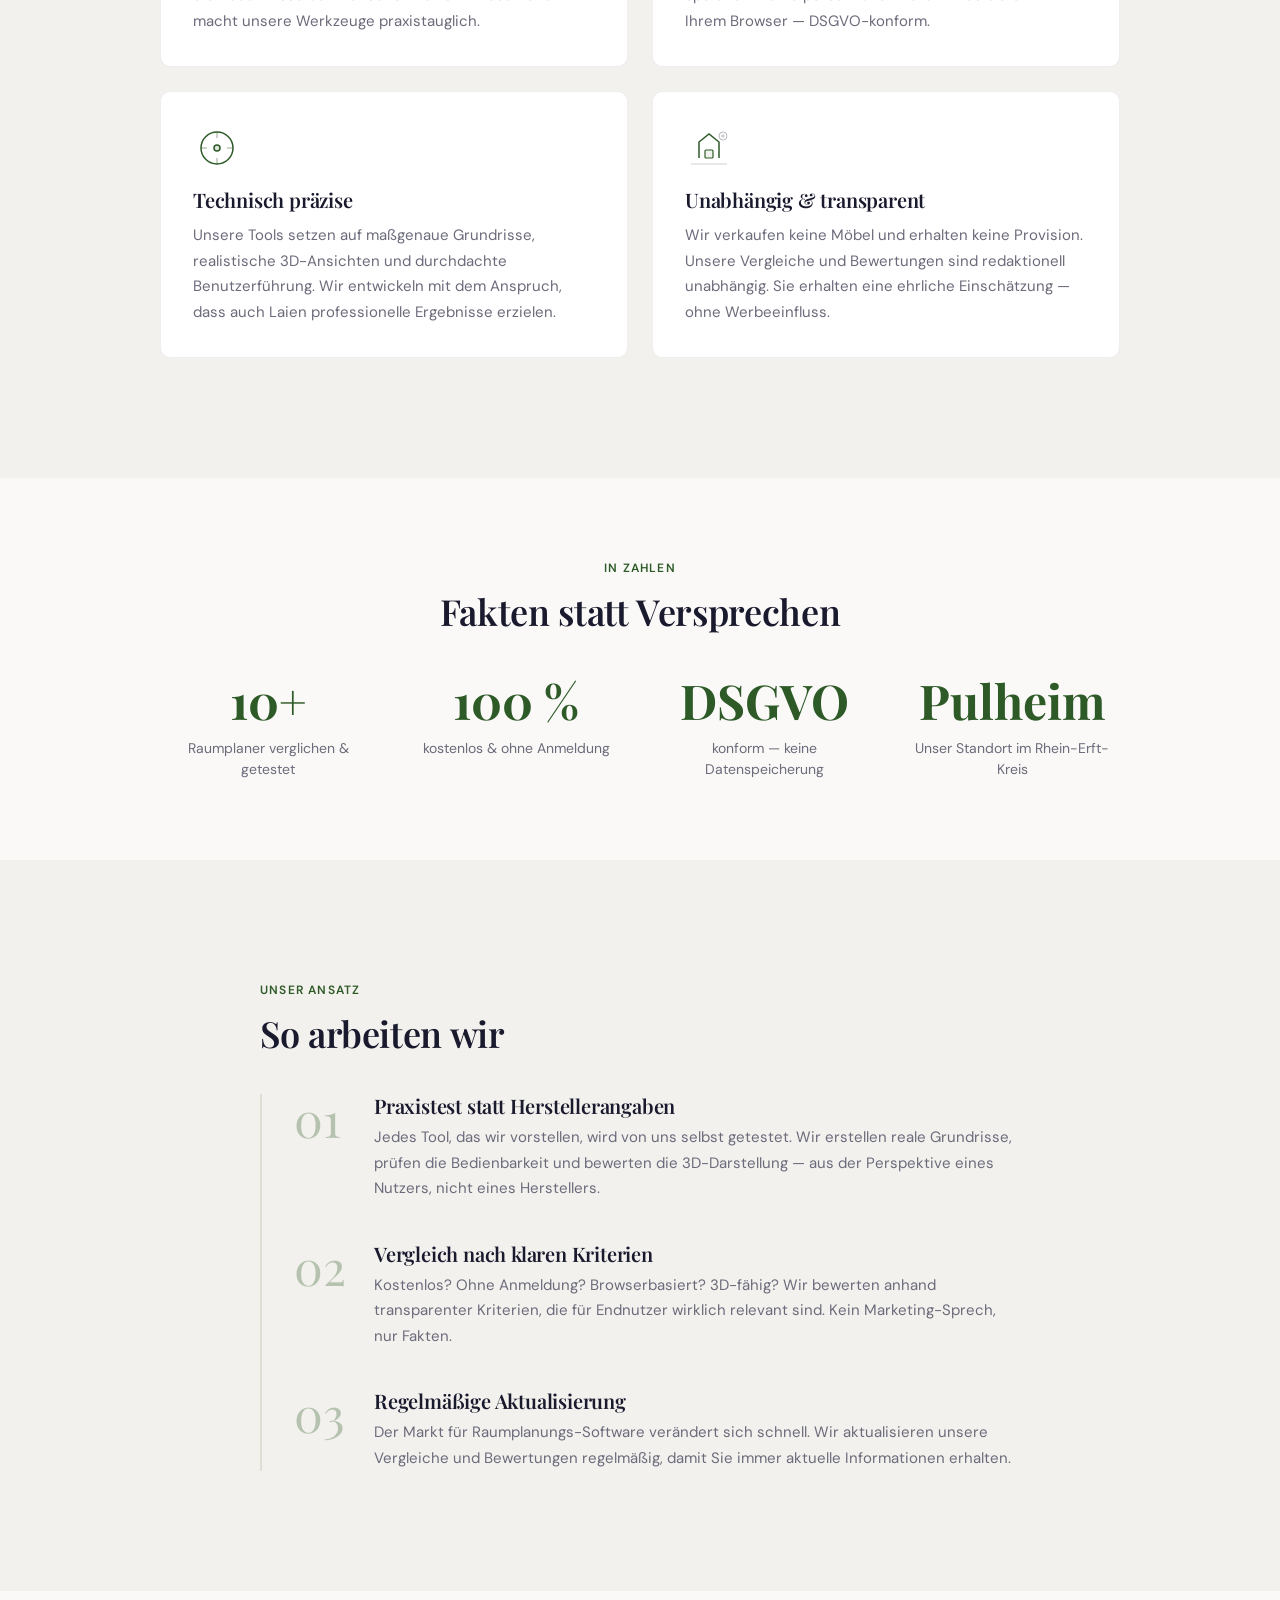
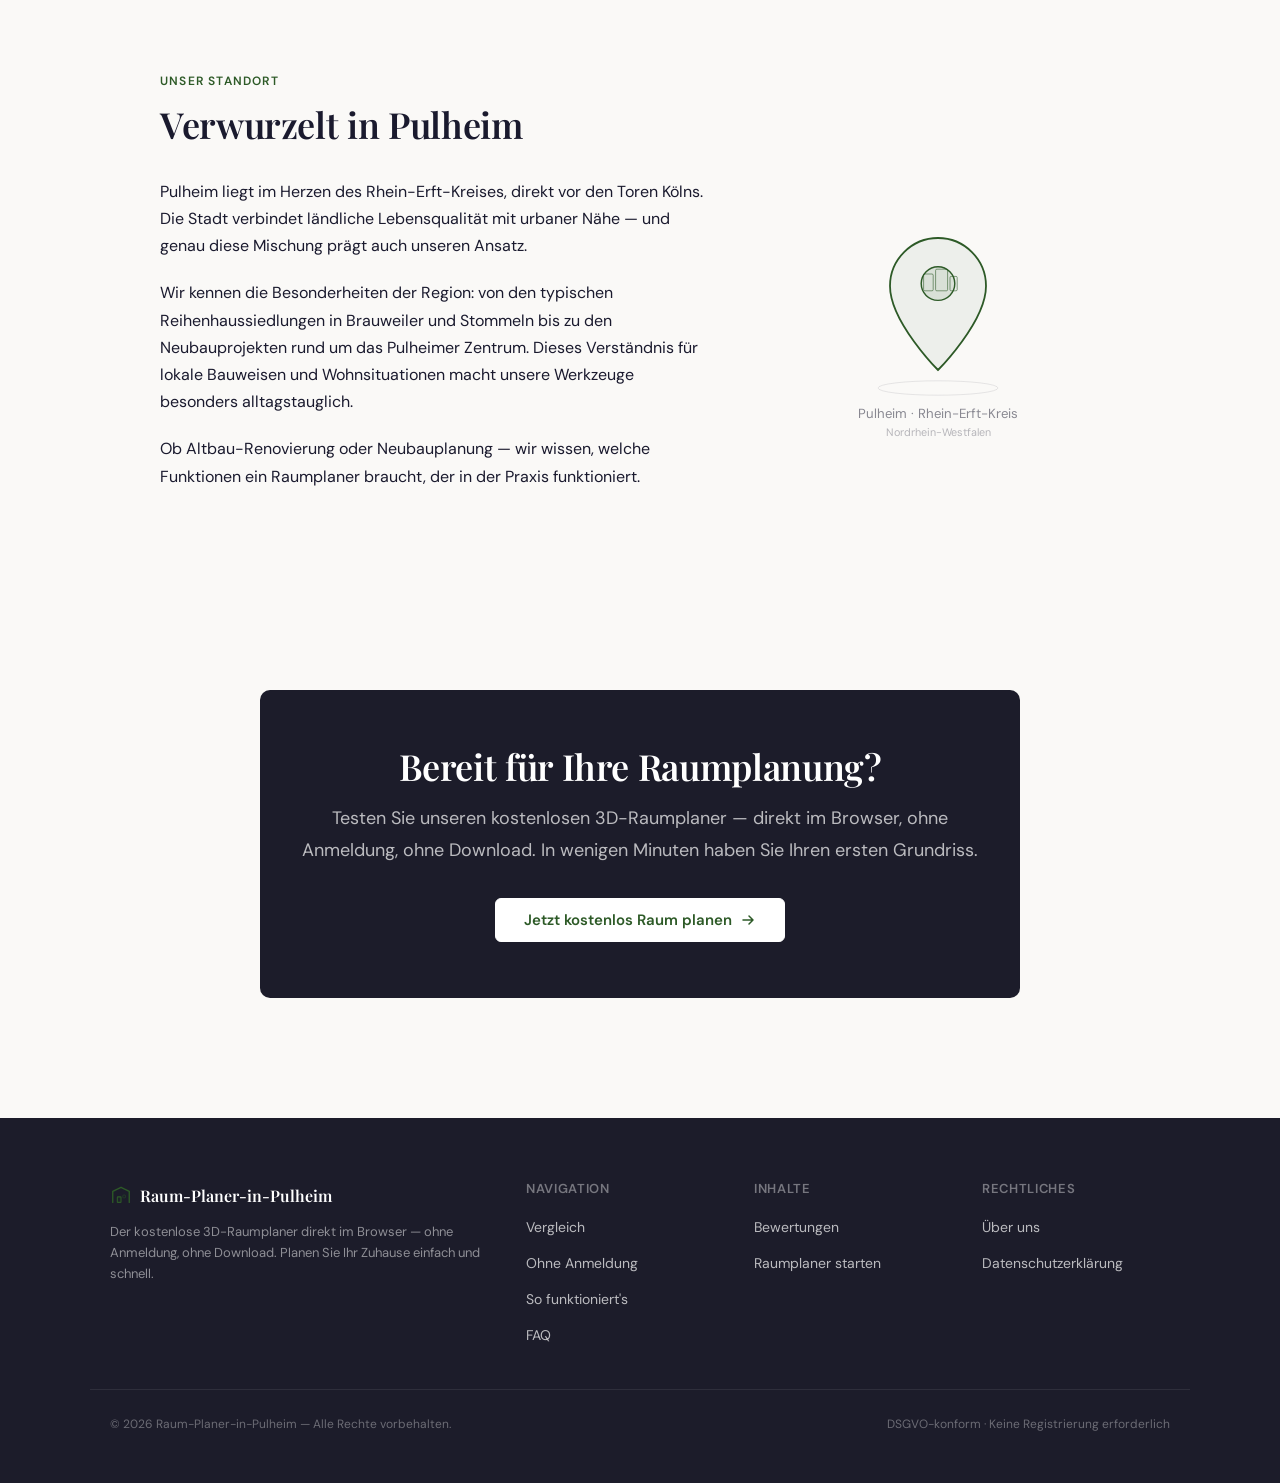
<file: ueber-uns.html>
<!DOCTYPE html>
<html lang="de">
<head>
  <meta charset="UTF-8">
  <meta name="viewport" content="width=device-width, initial-scale=1.0">

  <!-- SEO Meta Tags -->
  <title>Über uns – Raum-Planer-in-Pulheim | Planungsbüro Pulheim</title>
  <meta name="description" content="Raum-Planer-in-Pulheim: Ihr digitales Planungsbüro in Pulheim. Wir entwickeln kostenlose 3D-Raumplaner ohne Anmeldung. Erfahren Sie mehr über unser Team und unsere Mission.">
  <meta name="robots" content="index, follow">
  <link rel="canonical" href="https://in-pulheim.de/ueber-uns.html">

  <!-- Open Graph -->
  <meta property="og:title" content="Über uns – Raum-Planer-in-Pulheim | Planungsbüro Pulheim">
  <meta property="og:description" content="Raum-Planer-in-Pulheim: Ihr digitales Planungsbüro in Pulheim. Wir entwickeln kostenlose 3D-Raumplaner ohne Anmeldung. Erfahren Sie mehr über unser Team und unsere Mission.">
  <meta property="og:type" content="website">
  <meta property="og:url" content="https://in-pulheim.de/ueber-uns.html">
  <meta property="og:locale" content="de_DE">
  <meta property="og:site_name" content="raum-planer-in-pulheim">

  <!-- JSON-LD: Organization -->
  <script type="application/ld+json">
  {
    "@context": "https://schema.org",
    "@type": "Organization",
    "name": "Raum-Planer-in-Pulheim",
    "url": "https://in-pulheim.de/",
    "description": "Digitales Planungsbüro in Pulheim. Wir entwickeln kostenlose 3D-Raumplaner und vergleichen die besten Online-Tools für Raumplanung.",
    "address": {
      "@type": "PostalAddress",
      "addressLocality": "Pulheim",
      "addressRegion": "Nordrhein-Westfalen",
      "addressCountry": "DE"
    },
    "areaServed": {
      "@type": "GeoCircle",
      "geoMidpoint": {
        "@type": "GeoCoordinates",
        "latitude": 51.0,
        "longitude": 6.8
      },
      "geoRadius": "30000"
    }
  }
  </script>

  <!-- Fonts -->
  <link rel="preconnect" href="https://fonts.googleapis.com">
  <link rel="preconnect" href="https://fonts.gstatic.com" crossorigin>
  <link href="https://fonts.googleapis.com/css2?family=DM+Sans:wght@400;500;600;700&family=Playfair+Display:wght@400;600;700&display=swap" rel="stylesheet">

  <!-- Stylesheets -->
  <link rel="stylesheet" href="css/global.css">
  <link rel="stylesheet" href="css/ueber-uns.css">
</head>
<body>

  <!-- ========== HEADER ========== -->
  <header class="site-header">
    <nav class="site-nav" aria-label="Hauptnavigation">
      <a href="https://in-pulheim.de/" class="logo">
        <svg viewBox="0 0 28 28" fill="none" aria-hidden="true">
          <path d="M4 22V8l10-5 10 5v14" stroke="currentColor" stroke-width="1.5" stroke-linecap="round" stroke-linejoin="round" fill="none"/>
          <path d="M4 8l10 5 10-5" stroke="currentColor" stroke-width="1.2" stroke-linejoin="round" opacity="0.4" fill="none"/>
          <path d="M14 13v9" stroke="currentColor" stroke-width="1.2" opacity="0.4"/>
          <rect x="9" y="16" width="4" height="6" rx="0.5" stroke="var(--color-accent)" stroke-width="1.3" fill="rgba(45,90,39,0.08)"/>
          <rect x="16" y="14" width="3" height="3" rx="0.5" stroke="currentColor" stroke-width="1" fill="none" opacity="0.5"/>
        </svg>
        Raum-Planer
      </a>

      <input type="checkbox" id="nav-toggle" class="nav-toggle-checkbox" aria-label="Menü umschalten">
      <label for="nav-toggle" class="nav-toggle-label" aria-hidden="true"><span></span></label>

      <ul class="nav-links">
        <li><a href="https://in-pulheim.de/#vergleich">Vergleich</a></li>
        <li><a href="https://in-pulheim.de/#ohne-anmeldung">Ohne Anmeldung</a></li>
        <li><a href="https://in-pulheim.de/#so-funktioniert-es">So funktioniert's</a></li>
        <li><a href="https://in-pulheim.de/#faq">FAQ</a></li>
        <li><a href="https://in-pulheim.de/ueber-uns.html" aria-current="page">Über uns</a></li>
        <li><a href="https://in-pulheim.de/datenschutz.html">Datenschutz</a></li>
        <li><a href="https://raum-planer-online.de" class="nav-cta">Jetzt planen</a></li>
      </ul>
    </nav>
  </header>

  <main>

    <!-- ========== SECTION 1: HERO / MISSION STATEMENT ========== -->
    <section class="about-hero">
      <div class="section-inner section-inner--wide">
        <div class="about-hero-content">
          <span class="kicker">Über uns</span>
          <h1>Raumplanung neu gedacht — digital, präzise, aus Pulheim</h1>
          <p class="about-hero-subtitle">Wir verbinden lokale Baukompetenz mit moderner Technologie. Als Planungsbüro in Pulheim entwickeln wir digitale Werkzeuge, die Raumplanung für jeden zugänglich machen — kostenlos, intuitiv und ohne Hürden.</p>
        </div>
        <div class="about-hero-illustration">
          <svg viewBox="0 0 400 280" fill="none" aria-hidden="true">
            <!-- Blueprint base -->
            <rect x="40" y="30" width="320" height="220" rx="3" stroke="currentColor" stroke-width="1.2" fill="none" opacity="0.15"/>
            <!-- Grid lines -->
            <line x1="40" y1="90" x2="360" y2="90" stroke="currentColor" stroke-width="0.5" opacity="0.08"/>
            <line x1="40" y1="150" x2="360" y2="150" stroke="currentColor" stroke-width="0.5" opacity="0.08"/>
            <line x1="40" y1="210" x2="360" y2="210" stroke="currentColor" stroke-width="0.5" opacity="0.08"/>
            <line x1="120" y1="30" x2="120" y2="250" stroke="currentColor" stroke-width="0.5" opacity="0.08"/>
            <line x1="200" y1="30" x2="200" y2="250" stroke="currentColor" stroke-width="0.5" opacity="0.08"/>
            <line x1="280" y1="30" x2="280" y2="250" stroke="currentColor" stroke-width="0.5" opacity="0.08"/>
            <!-- Room outline -->
            <rect x="70" y="60" width="130" height="100" stroke="var(--color-accent)" stroke-width="1.5" fill="rgba(45,90,39,0.04)"/>
            <rect x="200" y="60" width="120" height="100" stroke="var(--color-accent)" stroke-width="1.5" fill="rgba(45,90,39,0.04)"/>
            <rect x="70" y="160" width="250" height="70" stroke="var(--color-accent)" stroke-width="1.5" fill="rgba(45,90,39,0.04)"/>
            <!-- Door arc -->
            <path d="M200 130 Q200 160 170 160" stroke="var(--color-accent)" stroke-width="1" fill="none" opacity="0.6"/>
            <!-- Measurement line top -->
            <line x1="70" y1="45" x2="200" y2="45" stroke="currentColor" stroke-width="0.8" opacity="0.4"/>
            <line x1="70" y1="42" x2="70" y2="48" stroke="currentColor" stroke-width="0.8" opacity="0.4"/>
            <line x1="200" y1="42" x2="200" y2="48" stroke="currentColor" stroke-width="0.8" opacity="0.4"/>
            <text x="135" y="42" text-anchor="middle" fill="currentColor" font-size="8" opacity="0.4" font-family="DM Sans, sans-serif">4,20 m</text>
            <!-- Measurement line right -->
            <line x1="335" y1="60" x2="335" y2="160" stroke="currentColor" stroke-width="0.8" opacity="0.4"/>
            <line x1="332" y1="60" x2="338" y2="60" stroke="currentColor" stroke-width="0.8" opacity="0.4"/>
            <line x1="332" y1="160" x2="338" y2="160" stroke="currentColor" stroke-width="0.8" opacity="0.4"/>
            <text x="350" y="114" text-anchor="middle" fill="currentColor" font-size="8" opacity="0.4" font-family="DM Sans, sans-serif" transform="rotate(90,350,114)">3,10 m</text>
            <!-- Cursor icon -->
            <path d="M260 190 l0 20 l6 -6 l8 14 l4 -2 l-8 -14 l8 -2 z" stroke="var(--color-accent)" stroke-width="1.2" fill="rgba(45,90,39,0.15)"/>
          </svg>
        </div>
      </div>
    </section>

    <!-- ========== SECTION 2: UNSERE VISION ========== -->
    <section class="about-vision">
      <div class="section-inner">
        <span class="kicker">Unsere Vision</span>
        <h2>Raumplanung sollte keine Hürde sein</h2>
        <div class="about-vision-text">
          <p>Ob Sie Ihr erstes Eigenheim in Pulheim planen, eine Mietwohnung im Rhein-Erft-Kreis umgestalten oder ein Gewerbeobjekt modernisieren — der erste Schritt beginnt immer mit einer Idee. Und diese Idee braucht ein Werkzeug, das sie sichtbar macht.</p>
          <p>Genau das ist unser Antrieb. Wir glauben, dass professionelle Raumplanung nicht kompliziert, nicht teuer und nicht an Fachsoftware gebunden sein muss. Deshalb entwickeln wir digitale Planungswerkzeuge, die im Browser laufen, ohne Registrierung funktionieren und für jeden verständlich sind — vom Bauherrn bis zur Mieterin.</p>
          <p>Als Planungsbüro mit Sitz in Pulheim verstehen wir die Baukultur und die Anforderungen der Region. Dieses lokale Wissen fließt in alles ein, was wir tun: von der Benutzerführung unserer Tools bis zur Auswahl der Funktionen, die für reale Bauprojekte relevant sind.</p>
        </div>
      </div>
    </section>

    <!-- ========== SECTION 3: WAS UNS AUSZEICHNET ========== -->
    <section class="about-values">
      <div class="section-inner section-inner--wide">
        <span class="kicker">Was uns auszeichnet</span>
        <h2>Technologie mit Verantwortung</h2>
        <div class="about-values-grid">

          <!-- Value 1: Lokal verankert -->
          <div class="about-value-card card">
            <svg class="icon icon--xl" viewBox="0 0 48 48" fill="none" aria-hidden="true">
              <circle cx="24" cy="20" r="8" stroke="var(--color-accent)" stroke-width="1.5" fill="rgba(45,90,39,0.08)"/>
              <path d="M24 28c-8 0-14 4-14 9v3h28v-3c0-5-6-9-14-9z" stroke="var(--color-accent)" stroke-width="1.5" fill="none"/>
              <path d="M12 14l-4 6M36 14l4 6" stroke="currentColor" stroke-width="1" opacity="0.3"/>
              <circle cx="24" cy="44" r="2" stroke="var(--color-accent)" stroke-width="1" fill="none" opacity="0.4"/>
            </svg>
            <h3>Lokal verankert</h3>
            <p>Unser Büro sitzt in Pulheim — mitten im Rhein-Erft-Kreis. Wir kennen die Region, die Bauvorschriften und die Bedürfnisse der Menschen vor Ort. Diese Nähe macht unsere Werkzeuge praxistauglich.</p>
          </div>

          <!-- Value 2: Kostenlos & offen -->
          <div class="about-value-card card">
            <svg class="icon icon--xl" viewBox="0 0 48 48" fill="none" aria-hidden="true">
              <rect x="8" y="8" width="32" height="32" rx="6" stroke="var(--color-accent)" stroke-width="1.5" fill="rgba(45,90,39,0.08)"/>
              <path d="M18 24l4 4 8-8" stroke="var(--color-accent)" stroke-width="2" stroke-linecap="round" stroke-linejoin="round"/>
            </svg>
            <h3>Kostenlos &amp; ohne Registrierung</h3>
            <p>Wir glauben an offene Werkzeuge. Unsere Raumplaner sind kostenlos nutzbar, erfordern keine Anmeldung und speichern keine persönlichen Daten. Alles bleibt in Ihrem Browser — DSGVO-konform.</p>
          </div>

          <!-- Value 3: Technisch präzise -->
          <div class="about-value-card card">
            <svg class="icon icon--xl" viewBox="0 0 48 48" fill="none" aria-hidden="true">
              <circle cx="24" cy="24" r="16" stroke="var(--color-accent)" stroke-width="1.5" fill="none"/>
              <circle cx="24" cy="24" r="3" stroke="var(--color-accent)" stroke-width="1.5" fill="rgba(45,90,39,0.15)"/>
              <line x1="24" y1="8" x2="24" y2="14" stroke="var(--color-accent)" stroke-width="1" opacity="0.5"/>
              <line x1="24" y1="34" x2="24" y2="40" stroke="var(--color-accent)" stroke-width="1" opacity="0.5"/>
              <line x1="8" y1="24" x2="14" y2="24" stroke="var(--color-accent)" stroke-width="1" opacity="0.5"/>
              <line x1="34" y1="24" x2="40" y2="24" stroke="var(--color-accent)" stroke-width="1" opacity="0.5"/>
            </svg>
            <h3>Technisch präzise</h3>
            <p>Unsere Tools setzen auf maßgenaue Grundrisse, realistische 3D-Ansichten und durchdachte Benutzerführung. Wir entwickeln mit dem Anspruch, dass auch Laien professionelle Ergebnisse erzielen.</p>
          </div>

          <!-- Value 4: Unabhängig -->
          <div class="about-value-card card">
            <svg class="icon icon--xl" viewBox="0 0 48 48" fill="none" aria-hidden="true">
              <path d="M14 34V18l10-8 10 8v16" stroke="var(--color-accent)" stroke-width="1.5" fill="none"/>
              <rect x="20" y="26" width="8" height="8" rx="1" stroke="var(--color-accent)" stroke-width="1.2" fill="rgba(45,90,39,0.08)"/>
              <path d="M6 40h36" stroke="currentColor" stroke-width="1" opacity="0.2"/>
              <circle cx="38" cy="12" r="4" stroke="currentColor" stroke-width="1" fill="none" opacity="0.3"/>
              <path d="M36 12h4M38 10v4" stroke="currentColor" stroke-width="0.8" opacity="0.3"/>
            </svg>
            <h3>Unabhängig &amp; transparent</h3>
            <p>Wir verkaufen keine Möbel und erhalten keine Provision. Unsere Vergleiche und Bewertungen sind redaktionell unabhängig. Sie erhalten eine ehrliche Einschätzung — ohne Werbeeinfluss.</p>
          </div>

        </div>
      </div>
    </section>

    <!-- ========== SECTION 4: ZAHLEN & FAKTEN ========== -->
    <section class="about-stats">
      <div class="section-inner section-inner--wide">
        <span class="kicker">In Zahlen</span>
        <h2>Fakten statt Versprechen</h2>
        <div class="about-stats-grid">
          <div class="about-stat">
            <span class="about-stat-number">10+</span>
            <span class="about-stat-label">Raumplaner verglichen &amp; getestet</span>
          </div>
          <div class="about-stat">
            <span class="about-stat-number">100 %</span>
            <span class="about-stat-label">kostenlos &amp; ohne Anmeldung</span>
          </div>
          <div class="about-stat">
            <span class="about-stat-number">DSGVO</span>
            <span class="about-stat-label">konform — keine Datenspeicherung</span>
          </div>
          <div class="about-stat">
            <span class="about-stat-number">Pulheim</span>
            <span class="about-stat-label">Unser Standort im Rhein-Erft-Kreis</span>
          </div>
        </div>
      </div>
    </section>

    <!-- ========== SECTION 5: UNSER ANSATZ ========== -->
    <section class="about-approach">
      <div class="section-inner">
        <span class="kicker">Unser Ansatz</span>
        <h2>So arbeiten wir</h2>
        <div class="about-approach-steps">

          <div class="about-step">
            <div class="about-step-number">01</div>
            <div class="about-step-content">
              <h3>Praxistest statt Herstellerangaben</h3>
              <p>Jedes Tool, das wir vorstellen, wird von uns selbst getestet. Wir erstellen reale Grundrisse, prüfen die Bedienbarkeit und bewerten die 3D-Darstellung — aus der Perspektive eines Nutzers, nicht eines Herstellers.</p>
            </div>
          </div>

          <div class="about-step">
            <div class="about-step-number">02</div>
            <div class="about-step-content">
              <h3>Vergleich nach klaren Kriterien</h3>
              <p>Kostenlos? Ohne Anmeldung? Browserbasiert? 3D-fähig? Wir bewerten anhand transparenter Kriterien, die für Endnutzer wirklich relevant sind. Kein Marketing-Sprech, nur Fakten.</p>
            </div>
          </div>

          <div class="about-step">
            <div class="about-step-number">03</div>
            <div class="about-step-content">
              <h3>Regelmäßige Aktualisierung</h3>
              <p>Der Markt für Raumplanungs-Software verändert sich schnell. Wir aktualisieren unsere Vergleiche und Bewertungen regelmäßig, damit Sie immer aktuelle Informationen erhalten.</p>
            </div>
          </div>

        </div>
      </div>
    </section>

    <!-- ========== SECTION 6: STANDORT PULHEIM ========== -->
    <section class="about-location">
      <div class="section-inner section-inner--wide">
        <span class="kicker">Unser Standort</span>
        <h2>Verwurzelt in Pulheim</h2>
        <div class="about-location-content">
          <div class="about-location-text">
            <p>Pulheim liegt im Herzen des Rhein-Erft-Kreises, direkt vor den Toren Kölns. Die Stadt verbindet ländliche Lebensqualität mit urbaner Nähe — und genau diese Mischung prägt auch unseren Ansatz.</p>
            <p>Wir kennen die Besonderheiten der Region: von den typischen Reihenhaussiedlungen in Brauweiler und Stommeln bis zu den Neubauprojekten rund um das Pulheimer Zentrum. Dieses Verständnis für lokale Bauweisen und Wohnsituationen macht unsere Werkzeuge besonders alltagstauglich.</p>
            <p>Ob Altbau-Renovierung oder Neubauplanung — wir wissen, welche Funktionen ein Raumplaner braucht, der in der Praxis funktioniert.</p>
          </div>
          <div class="about-location-visual">
            <svg viewBox="0 0 200 200" fill="none" aria-hidden="true">
              <!-- Location pin -->
              <path d="M100 20c-22 0-40 18-40 40 0 30 40 70 40 70s40-40 40-70c0-22-18-40-40-40z" stroke="var(--color-accent)" stroke-width="1.5" fill="rgba(45,90,39,0.06)"/>
              <circle cx="100" cy="58" r="14" stroke="var(--color-accent)" stroke-width="1.2" fill="rgba(45,90,39,0.1)"/>
              <!-- Building silhouettes inside pin -->
              <rect x="88" y="50" width="8" height="14" rx="1" stroke="var(--color-accent)" stroke-width="0.8" fill="none" opacity="0.6"/>
              <rect x="98" y="46" width="10" height="18" rx="1" stroke="var(--color-accent)" stroke-width="0.8" fill="none" opacity="0.6"/>
              <rect x="110" y="52" width="6" height="12" rx="1" stroke="var(--color-accent)" stroke-width="0.8" fill="none" opacity="0.6"/>
              <!-- Ground line -->
              <ellipse cx="100" cy="145" rx="50" ry="6" stroke="currentColor" stroke-width="0.8" fill="none" opacity="0.1"/>
              <!-- Label -->
              <text x="100" y="170" text-anchor="middle" fill="currentColor" font-size="11" font-family="DM Sans, sans-serif" opacity="0.5">Pulheim · Rhein-Erft-Kreis</text>
              <text x="100" y="185" text-anchor="middle" fill="currentColor" font-size="9" font-family="DM Sans, sans-serif" opacity="0.3">Nordrhein-Westfalen</text>
            </svg>
          </div>
        </div>
      </div>
    </section>

    <!-- ========== SECTION 7: CALL TO ACTION ========== -->
    <section class="about-cta final-cta">
      <div class="final-cta-card">
        <div class="final-cta-inner">
          <h2>Bereit für Ihre Raumplanung?</h2>
          <p>Testen Sie unseren kostenlosen 3D-Raumplaner — direkt im Browser, ohne Anmeldung, ohne Download. In wenigen Minuten haben Sie Ihren ersten Grundriss.</p>
          <a href="https://raum-planer-online.de" class="btn btn--light">
            Jetzt kostenlos Raum planen
            <svg viewBox="0 0 16 16" fill="none" aria-hidden="true"><path d="M3 8h10M9 4l4 4-4 4" stroke="currentColor" stroke-width="1.5" stroke-linecap="round" stroke-linejoin="round"/></svg>
          </a>
        </div>
      </div>
    </section>

  </main>

  <!-- ========== FOOTER ========== -->
  <footer class="site-footer">
    <div class="footer-grid">
      <div class="footer-brand-col">
        <div class="footer-brand">
          <svg viewBox="0 0 24 24" fill="none" aria-hidden="true">
            <path d="M3 19V7l9-4.5L21 7v12" stroke="currentColor" stroke-width="1.5" stroke-linecap="round" stroke-linejoin="round" fill="none"/>
            <rect x="8" y="13" width="4" height="6" rx="0.5" stroke="var(--color-accent)" stroke-width="1.2" fill="rgba(45,90,39,0.12)"/>
            <rect x="14" y="11" width="3" height="3" rx="0.5" stroke="currentColor" stroke-width="1" fill="none" opacity="0.5"/>
          </svg>
          Raum-Planer-in-Pulheim
        </div>
        <p class="footer-tagline">Der kostenlose 3D-Raumplaner direkt im Browser — ohne Anmeldung, ohne Download. Planen Sie Ihr Zuhause einfach und schnell.</p>
      </div>

      <div class="footer-col">
        <h4>Navigation</h4>
        <ul>
          <li><a href="https://in-pulheim.de/#vergleich">Vergleich</a></li>
          <li><a href="https://in-pulheim.de/#ohne-anmeldung">Ohne Anmeldung</a></li>
          <li><a href="https://in-pulheim.de/#so-funktioniert-es">So funktioniert's</a></li>
          <li><a href="https://in-pulheim.de/#faq">FAQ</a></li>
        </ul>
      </div>

      <div class="footer-col">
        <h4>Inhalte</h4>
        <ul>
          <li><a href="https://in-pulheim.de/#bewertungen">Bewertungen</a></li>
          <li><a href="https://raum-planer-online.de">Raumplaner starten</a></li>
        </ul>
      </div>

      <div class="footer-col">
        <h4>Rechtliches</h4>
        <ul>
          <li><a href="https://in-pulheim.de/ueber-uns.html">Über uns</a></li>
          <li><a href="https://in-pulheim.de/datenschutz.html">Datenschutzerklärung</a></li>
        </ul>
      </div>
    </div>

    <div class="footer-bottom">
      <p>&copy; 2026 Raum-Planer-in-Pulheim — Alle Rechte vorbehalten.</p>
      <p>DSGVO-konform · Keine Registrierung erforderlich</p>
    </div>
  </footer>

</body>
</html>
</file>
<file: css/global.css>
/* ============================================================
   GLOBAL STYLES — raum-planer-online.de SEO Landing Pages
   Design Reference: kentokawazoe.com (minimal, editorial)
   ============================================================ */

/* --- CSS Custom Properties --- */
:root {
  --color-bg: #faf9f7;
  --color-bg-alt: #f3f1ed;
  --color-text: #1a1a2e;
  --color-text-muted: #6b6b7b;
  --color-accent: #2d5a27;
  --color-accent-light: rgba(45, 90, 39, 0.08);
  --color-accent-mid: rgba(45, 90, 39, 0.15);
  --color-border: rgba(26, 26, 46, 0.07);
  --color-border-accent: rgba(45, 90, 39, 0.25);
  --color-white: #fff;
  --color-dark: #1a1a2e;
  --color-dark-bg: #1c1c2a;

  --font-heading: 'Playfair Display', 'Georgia', serif;
  --font-body: 'DM Sans', 'Helvetica Neue', sans-serif;

  --fs-kicker: 0.75rem;
  --fs-body: 1rem;
  --fs-body-lg: 1.125rem;
  --fs-h3: 1.25rem;
  --fs-h2: clamp(1.5rem, 3.5vw, 2.25rem);
  --fs-h1: clamp(2rem, 5vw, 3.25rem);

  --lh-body: 1.75;
  --lh-heading: 1.15;

  --ls-heading: -0.01em;
  --ls-kicker: 0.1em;

  --space-section: clamp(80px, 10vw, 120px);
  --space-block: clamp(40px, 5vw, 64px);

  --max-w-text: 800px;
  --max-w-wide: 1000px;
  --max-w-full: 1100px;

  --radius-card: 10px;
  --radius-btn: 6px;
}

/* --- Reset --- */
*,
*::before,
*::after {
  margin: 0;
  padding: 0;
  box-sizing: border-box;
}

html {
  scroll-behavior: smooth;
  -webkit-text-size-adjust: 100%;
}

body {
  font-family: var(--font-body);
  font-size: var(--fs-body);
  line-height: var(--lh-body);
  color: var(--color-text);
  background-color: var(--color-bg);
  -webkit-font-smoothing: antialiased;
  -moz-osx-font-smoothing: grayscale;
}

img, svg {
  display: block;
  max-width: 100%;
}

a {
  color: var(--color-accent);
  text-decoration: none;
}

a:hover {
  text-decoration: underline;
}

ul, ol {
  list-style: none;
}

table {
  border-collapse: collapse;
  width: 100%;
}

/* --- Typography --- */
h1, h2, h3, h4 {
  font-family: var(--font-heading);
  line-height: var(--lh-heading);
  letter-spacing: var(--ls-heading);
  color: var(--color-text);
  font-weight: 600;
}

h1 { font-size: var(--fs-h1); }
h2 { font-size: var(--fs-h2); }
h3 { font-size: var(--fs-h3); font-weight: 600; }

.kicker {
  display: block;
  font-family: var(--font-body);
  font-size: var(--fs-kicker);
  font-weight: 600;
  letter-spacing: var(--ls-kicker);
  text-transform: uppercase;
  color: var(--color-accent);
  margin-bottom: 0.75rem;
}

p {
  margin-bottom: 1rem;
}

p:last-child {
  margin-bottom: 0;
}

/* --- Layout --- */
.section-inner {
  max-width: var(--max-w-text);
  margin: 0 auto;
  padding: 0 1.25rem;
}

.section-inner--wide {
  max-width: var(--max-w-wide);
}

.section-inner--full {
  max-width: var(--max-w-full);
}

section {
  padding: var(--space-section) 0;
}

/* --- Buttons --- */
.btn {
  display: inline-flex;
  align-items: center;
  gap: 0.5rem;
  font-family: var(--font-body);
  font-size: 0.9375rem;
  font-weight: 600;
  padding: 0.8125rem 1.75rem;
  border-radius: var(--radius-btn);
  border: 1.5px solid transparent;
  cursor: pointer;
  transition: background-color 0.2s, border-color 0.2s, transform 0.15s;
  text-decoration: none;
  line-height: 1;
}

.btn:hover {
  text-decoration: none;
  transform: translateY(-1px);
}

.btn--primary {
  background-color: var(--color-accent);
  color: var(--color-white);
  border-color: var(--color-accent);
}

.btn--primary:hover {
  background-color: #245020;
  border-color: #245020;
}

.btn--secondary {
  background-color: transparent;
  color: var(--color-accent);
  border-color: var(--color-accent);
}

.btn--secondary:hover {
  background-color: var(--color-accent-light);
}

.btn--light {
  background-color: var(--color-white);
  color: var(--color-accent);
  border-color: var(--color-white);
}

.btn--light:hover {
  background-color: #f0f0ee;
}

.btn svg {
  width: 16px;
  height: 16px;
  flex-shrink: 0;
}

/* --- Header --- */
.site-header {
  position: sticky;
  top: 0;
  z-index: 100;
  background-color: rgba(250, 249, 247, 0.92);
  backdrop-filter: blur(12px);
  -webkit-backdrop-filter: blur(12px);
  border-bottom: 1px solid var(--color-border);
}

.site-nav {
  display: flex;
  align-items: center;
  justify-content: space-between;
  max-width: var(--max-w-full);
  margin: 0 auto;
  padding: 0.875rem 1.25rem;
}

.logo {
  display: flex;
  align-items: center;
  gap: 0.5rem;
  font-family: var(--font-heading);
  font-size: 1.125rem;
  font-weight: 600;
  color: var(--color-text);
  text-decoration: none;
}

.logo:hover {
  text-decoration: none;
}

.logo svg {
  width: 28px;
  height: 28px;
}

/* Mobile nav toggle */
.nav-toggle-checkbox {
  display: none;
}

.nav-toggle-label {
  display: none;
  cursor: pointer;
  width: 28px;
  height: 20px;
  position: relative;
  z-index: 110;
}

.nav-toggle-label span,
.nav-toggle-label span::before,
.nav-toggle-label span::after {
  display: block;
  width: 100%;
  height: 2px;
  background-color: var(--color-text);
  border-radius: 2px;
  position: absolute;
  transition: transform 0.25s, opacity 0.2s;
}

.nav-toggle-label span { top: 50%; transform: translateY(-50%); }
.nav-toggle-label span::before { content: ''; top: -7px; }
.nav-toggle-label span::after { content: ''; top: 7px; }

.nav-toggle-checkbox:checked ~ .nav-toggle-label span {
  background-color: transparent;
}
.nav-toggle-checkbox:checked ~ .nav-toggle-label span::before {
  top: 0; transform: rotate(45deg);
}
.nav-toggle-checkbox:checked ~ .nav-toggle-label span::after {
  top: 0; transform: rotate(-45deg);
}

.nav-links {
  display: flex;
  align-items: center;
  gap: 1.75rem;
}

.nav-links a {
  font-size: 0.875rem;
  font-weight: 500;
  color: var(--color-text);
  text-decoration: none;
  transition: color 0.15s;
}

.nav-links a:hover {
  color: var(--color-accent);
  text-decoration: none;
}

.nav-cta {
  background-color: var(--color-accent);
  color: var(--color-white) !important;
  padding: 0.5rem 1.125rem;
  border-radius: var(--radius-btn);
  font-weight: 600 !important;
}

.nav-cta:hover {
  background-color: #245020 !important;
}

/* --- Footer --- */
.site-footer {
  background-color: var(--color-dark-bg);
  color: rgba(255, 255, 255, 0.75);
  padding: var(--space-block) 0 2rem;
}

.footer-grid {
  display: grid;
  grid-template-columns: 2fr 1fr 1fr 1fr;
  gap: 2.5rem;
  max-width: var(--max-w-full);
  margin: 0 auto;
  padding: 0 1.25rem;
}

.footer-brand {
  display: flex;
  align-items: center;
  gap: 0.5rem;
  font-family: var(--font-heading);
  font-size: 1rem;
  font-weight: 600;
  color: var(--color-white);
  margin-bottom: 0.75rem;
}

.footer-brand svg {
  width: 22px;
  height: 22px;
  color: var(--color-accent);
}

.footer-tagline {
  font-size: 0.8125rem;
  line-height: 1.6;
  color: rgba(255, 255, 255, 0.5);
}

.footer-col h4 {
  font-family: var(--font-body);
  font-size: 0.8125rem;
  font-weight: 600;
  letter-spacing: 0.05em;
  text-transform: uppercase;
  color: rgba(255, 255, 255, 0.4);
  margin-bottom: 1rem;
}

.footer-col ul {
  display: flex;
  flex-direction: column;
  gap: 0.5rem;
}

.footer-col a {
  font-size: 0.875rem;
  color: rgba(255, 255, 255, 0.7);
  transition: color 0.15s;
}

.footer-col a:hover {
  color: var(--color-white);
  text-decoration: none;
}

.footer-bottom {
  max-width: var(--max-w-full);
  margin: 2.5rem auto 0;
  padding: 1.5rem 1.25rem 0;
  border-top: 1px solid rgba(255, 255, 255, 0.08);
  display: flex;
  justify-content: space-between;
  flex-wrap: wrap;
  gap: 0.5rem;
  font-size: 0.75rem;
  color: rgba(255, 255, 255, 0.35);
}

/* --- Cards (base) --- */
.card {
  background: var(--color-white);
  border: 1px solid var(--color-border);
  border-radius: var(--radius-card);
  padding: 1.75rem;
}

/* --- Table (base) --- */
.table-wrapper {
  overflow-x: auto;
  -webkit-overflow-scrolling: touch;
  border: 1px solid var(--color-border);
  border-radius: var(--radius-card);
  background: var(--color-white);
}

.table-wrapper table {
  min-width: 700px;
}

.table-wrapper th,
.table-wrapper td {
  padding: 0.875rem 1rem;
  text-align: left;
  font-size: 0.875rem;
  border-bottom: 1px solid var(--color-border);
  vertical-align: middle;
}

.table-wrapper th {
  font-family: var(--font-body);
  font-weight: 600;
  font-size: 0.75rem;
  letter-spacing: 0.05em;
  text-transform: uppercase;
  color: var(--color-text-muted);
  background: var(--color-bg);
}

.table-wrapper tr:last-child td {
  border-bottom: none;
}

/* --- SVG Icons (base) --- */
.icon {
  display: inline-block;
  width: 20px;
  height: 20px;
  vertical-align: middle;
  flex-shrink: 0;
}

.icon--sm { width: 16px; height: 16px; }
.icon--lg { width: 32px; height: 32px; }
.icon--xl { width: 48px; height: 48px; }

.icon-check { color: var(--color-accent); }
.icon-cross { color: #b54a4a; }
.icon-dash { color: var(--color-text-muted); }

/* --- FAQ (base) --- */
details {
  border-bottom: 1px solid var(--color-border);
}

details:last-of-type {
  border-bottom: none;
}

summary {
  display: flex;
  align-items: center;
  justify-content: space-between;
  gap: 1rem;
  padding: 1.25rem 0;
  cursor: pointer;
  font-family: var(--font-body);
  font-size: var(--fs-body);
  font-weight: 600;
  color: var(--color-text);
  list-style: none;
  -webkit-user-select: none;
  user-select: none;
}

summary::-webkit-details-marker { display: none; }
summary::marker { content: ''; }

summary .chevron {
  width: 20px;
  height: 20px;
  flex-shrink: 0;
  transition: transform 0.25s ease;
  color: var(--color-text-muted);
}

details[open] summary .chevron {
  transform: rotate(180deg);
}

details .faq-answer {
  padding: 0 0 1.5rem;
  color: var(--color-text-muted);
  font-size: 0.9375rem;
  line-height: 1.7;
}

/* --- Badge --- */
.badge {
  display: inline-flex;
  align-items: center;
  gap: 0.375rem;
  font-size: 0.75rem;
  font-weight: 600;
  padding: 0.25rem 0.625rem;
  border-radius: 4px;
  line-height: 1.4;
}

.badge--green {
  background: var(--color-accent-light);
  color: var(--color-accent);
}

.badge--muted {
  background: rgba(26, 26, 46, 0.05);
  color: var(--color-text-muted);
}

.badge--amber {
  background: rgba(180, 130, 40, 0.1);
  color: #8a6b1e;
}

/* --- Star rating --- */
.star-rating {
  display: inline-flex;
  align-items: center;
  gap: 2px;
}

.star-rating svg {
  width: 18px;
  height: 18px;
}

.star-rating .star-filled {
  color: #d4a017;
}

.star-rating .star-empty {
  color: #d8d8d8;
}

.star-rating-value {
  font-weight: 600;
  font-size: 0.9375rem;
  margin-left: 0.5rem;
  color: var(--color-text);
}

/* --- Responsive (Mobile) --- */
@media (max-width: 768px) {
  .nav-toggle-label {
    display: block;
  }

  .nav-links {
    position: fixed;
    top: 0;
    right: 0;
    width: 280px;
    height: 100vh;
    flex-direction: column;
    align-items: flex-start;
    gap: 0;
    background: var(--color-bg);
    padding: 5rem 1.5rem 2rem;
    transform: translateX(100%);
    transition: transform 0.3s ease;
    box-shadow: -4px 0 20px rgba(0,0,0,0.08);
    z-index: 105;
  }

  .nav-toggle-checkbox:checked ~ .nav-links {
    transform: translateX(0);
  }

  .nav-links li {
    width: 100%;
  }

  .nav-links a {
    display: block;
    padding: 0.75rem 0;
    font-size: 1rem;
    border-bottom: 1px solid var(--color-border);
  }

  .nav-cta {
    margin-top: 1rem;
    text-align: center;
    width: 100%;
    display: block !important;
  }

  .footer-grid {
    grid-template-columns: 1fr;
    gap: 2rem;
  }

  .footer-bottom {
    flex-direction: column;
    text-align: center;
  }
}
</file>
<file: css/3d-raumplaner-online-kostenlos.css>
/* ============================================================
   PAGE-SPECIFIC STYLES — 3D Raumplaner online kostenlos
   ============================================================ */

/* --- Hero Section --- */
.hero {
  padding: var(--space-section) 0;
  position: relative;
  overflow: hidden;
}

.hero .section-inner {
  display: grid;
  grid-template-columns: 1fr 1fr;
  gap: 3rem;
  align-items: center;
  max-width: var(--max-w-full);
}

.hero-content h1 {
  margin-bottom: 1.25rem;
}

.hero-subtitle {
  font-size: var(--fs-body-lg);
  color: var(--color-text-muted);
  margin-bottom: 2rem;
  max-width: 520px;
}

.hero-actions {
  display: flex;
  gap: 1rem;
  flex-wrap: wrap;
}

.hero-illustration {
  display: flex;
  justify-content: center;
  align-items: center;
}

.hero-illustration svg {
  width: 100%;
  max-width: 420px;
  height: auto;
  color: var(--color-text);
}

/* --- Intro Section --- */
.intro {
  padding: var(--space-section) 0;
  background: var(--color-white);
}

.intro-text {
  max-width: var(--max-w-text);
  margin: 0 auto 3rem;
  padding: 0 1.25rem;
}

.intro-text h2 {
  margin-bottom: 1.25rem;
}

.intro-cards {
  display: grid;
  grid-template-columns: repeat(3, 1fr);
  gap: 1.25rem;
  max-width: var(--max-w-wide);
  margin: 0 auto;
  padding: 0 1.25rem;
}

.intro-card {
  text-align: center;
  padding: 2rem 1.5rem;
}

.intro-card .icon--xl {
  margin: 0 auto 1.25rem;
  color: var(--color-accent);
}

.intro-card h3 {
  margin-bottom: 0.625rem;
}

.intro-card p {
  font-size: 0.9375rem;
  color: var(--color-text-muted);
}

/* --- Top Pick Section --- */
.top-pick {
  padding: var(--space-section) 0;
}

.top-pick-card {
  max-width: var(--max-w-text);
  margin: 0 auto;
  padding: 0 1.25rem;
}

.top-pick-card .card {
  border: 1.5px solid var(--color-border-accent);
  border-top: 4px solid var(--color-accent);
  padding: 2.5rem;
  position: relative;
}

.top-pick-header {
  display: flex;
  align-items: flex-start;
  justify-content: space-between;
  flex-wrap: wrap;
  gap: 1rem;
  margin-bottom: 1.5rem;
}

.top-pick-header h3 {
  font-size: 1.5rem;
}

.top-pick-meta {
  display: flex;
  align-items: center;
  gap: 1rem;
  flex-wrap: wrap;
  margin-bottom: 1.5rem;
}

.top-pick-description {
  margin-bottom: 2rem;
  color: var(--color-text-muted);
  font-size: 0.9375rem;
  line-height: 1.75;
}

.top-pick-description p {
  margin-bottom: 1rem;
}

.feature-grid {
  display: grid;
  grid-template-columns: 1fr 1fr;
  gap: 0.875rem;
  margin-bottom: 2rem;
}

.feature-item {
  display: flex;
  align-items: flex-start;
  gap: 0.625rem;
  font-size: 0.9375rem;
}

.feature-item svg {
  flex-shrink: 0;
  margin-top: 2px;
}

/* --- Comparison Table --- */
.comparison-table {
  padding: var(--space-section) 0;
  background: var(--color-white);
}

.comparison-table .section-inner {
  max-width: var(--max-w-wide);
}

.comparison-table h2 {
  margin-bottom: 1rem;
}

.comparison-intro {
  color: var(--color-text-muted);
  margin-bottom: 2rem;
  max-width: var(--max-w-text);
}

.table-wrapper .row-highlight td {
  background: var(--color-accent-light);
}

.table-wrapper .row-highlight td:first-child {
  font-weight: 600;
  color: var(--color-accent);
}

.table-legend {
  display: flex;
  gap: 1.5rem;
  flex-wrap: wrap;
  margin-top: 1rem;
  font-size: 0.8125rem;
  color: var(--color-text-muted);
}

.table-legend-item {
  display: flex;
  align-items: center;
  gap: 0.375rem;
}

/* --- Detailed Reviews --- */
.detailed-reviews {
  padding: var(--space-section) 0;
}

.detailed-reviews .section-inner {
  max-width: var(--max-w-text);
}

.detailed-reviews h2 {
  margin-bottom: 2rem;
}

.review-card {
  margin-bottom: 1.5rem;
}

.review-card .card {
  padding: 2rem;
}

.review-header {
  display: flex;
  align-items: center;
  justify-content: space-between;
  flex-wrap: wrap;
  gap: 0.75rem;
  margin-bottom: 1rem;
}

.review-header h3 {
  font-size: 1.25rem;
}

.review-tags {
  display: flex;
  gap: 0.5rem;
  flex-wrap: wrap;
}

.review-body {
  color: var(--color-text-muted);
  font-size: 0.9375rem;
  line-height: 1.75;
  margin-bottom: 1.25rem;
}

.review-pros-cons {
  display: grid;
  grid-template-columns: 1fr 1fr;
  gap: 1.25rem;
  margin-bottom: 1rem;
}

.pros-list h4,
.cons-list h4 {
  font-family: var(--font-body);
  font-size: 0.8125rem;
  font-weight: 600;
  text-transform: uppercase;
  letter-spacing: 0.05em;
  margin-bottom: 0.625rem;
}

.pros-list h4 { color: var(--color-accent); }
.cons-list h4 { color: #b54a4a; }

.pros-list li,
.cons-list li {
  display: flex;
  align-items: flex-start;
  gap: 0.5rem;
  font-size: 0.875rem;
  color: var(--color-text-muted);
  margin-bottom: 0.375rem;
}

.pros-list li svg,
.cons-list li svg {
  flex-shrink: 0;
  margin-top: 3px;
}

.review-meta {
  font-size: 0.8125rem;
  color: var(--color-text-muted);
  padding-top: 1rem;
  border-top: 1px solid var(--color-border);
}

/* --- Ohne Anmeldung Section --- */
.ohne-anmeldung {
  padding: var(--space-section) 0;
  background: var(--color-white);
}

.ohne-anmeldung .section-inner {
  max-width: var(--max-w-text);
}

.ohne-anmeldung h2 {
  margin-bottom: 1.25rem;
}

.ohne-anmeldung-intro {
  color: var(--color-text-muted);
  margin-bottom: 2rem;
}

.registration-list {
  display: flex;
  flex-direction: column;
  gap: 0;
  margin-bottom: 2rem;
  border: 1px solid var(--color-border);
  border-radius: var(--radius-card);
  overflow: hidden;
  background: var(--color-white);
}

.reg-item {
  display: flex;
  align-items: center;
  gap: 0.75rem;
  padding: 0.875rem 1.25rem;
  font-size: 0.9375rem;
  border-bottom: 1px solid var(--color-border);
}

.reg-item:last-child {
  border-bottom: none;
}

.reg-item--highlight {
  background: var(--color-accent-light);
  font-weight: 600;
}

.reg-item .tool-name {
  min-width: 160px;
  font-weight: 500;
}

.reg-item .reg-status {
  color: var(--color-text-muted);
}

.ohne-anmeldung-closing {
  color: var(--color-text-muted);
  margin-bottom: 2rem;
}

.ohne-anmeldung .btn {
  margin-top: 0.5rem;
}

/* --- How It Works --- */
.how-it-works {
  padding: var(--space-section) 0;
}

.how-it-works .section-inner {
  max-width: var(--max-w-wide);
}

.how-it-works h2 {
  margin-bottom: 1rem;
}

.how-it-works-intro {
  color: var(--color-text-muted);
  margin-bottom: 2.5rem;
  max-width: var(--max-w-text);
}

.steps-grid {
  display: grid;
  grid-template-columns: repeat(3, 1fr);
  gap: 1.5rem;
  counter-reset: step-counter;
}

.step-card {
  counter-increment: step-counter;
  position: relative;
  padding: 2rem 1.5rem 1.5rem;
}

.step-card::before {
  content: counter(step-counter);
  display: flex;
  align-items: center;
  justify-content: center;
  width: 32px;
  height: 32px;
  border-radius: 50%;
  background: var(--color-accent);
  color: var(--color-white);
  font-family: var(--font-heading);
  font-size: 0.875rem;
  font-weight: 600;
  margin-bottom: 1.25rem;
}

.step-card .icon--xl {
  margin-bottom: 1rem;
  color: var(--color-accent);
}

.step-card h3 {
  margin-bottom: 0.625rem;
}

.step-card p {
  font-size: 0.9375rem;
  color: var(--color-text-muted);
}

/* --- Platform Comparison --- */
.platform-comparison {
  padding: var(--space-section) 0;
  background: var(--color-white);
}

.platform-comparison .section-inner {
  max-width: var(--max-w-wide);
}

.platform-comparison h2 {
  margin-bottom: 1rem;
}

.platform-intro {
  color: var(--color-text-muted);
  margin-bottom: 2.5rem;
  max-width: var(--max-w-text);
}

.platform-cards {
  display: grid;
  grid-template-columns: repeat(3, 1fr);
  gap: 1.25rem;
  margin-bottom: 2rem;
}

.platform-card {
  text-align: center;
  padding: 2rem 1.5rem;
}

.platform-card .icon--xl {
  margin: 0 auto 1.25rem;
  color: var(--color-accent);
}

.platform-card h3 {
  margin-bottom: 0.625rem;
}

.platform-card p {
  font-size: 0.9375rem;
  color: var(--color-text-muted);
  margin-bottom: 0.75rem;
}

.platform-card .examples {
  font-size: 0.8125rem;
  color: var(--color-text-muted);
  font-style: italic;
}

.platform-closing {
  color: var(--color-text-muted);
  max-width: var(--max-w-text);
}

/* --- FAQ Section --- */
.faq {
  padding: var(--space-section) 0;
}

.faq .section-inner {
  max-width: var(--max-w-text);
}

.faq h2 {
  margin-bottom: 2rem;
}

/* --- Final CTA Banner --- */
.final-cta {
  padding: var(--space-section) 0;
}

.final-cta-card {
  max-width: var(--max-w-text);
  margin: 0 auto;
  padding: 0 1.25rem;
}

.final-cta-inner {
  background: var(--color-dark-bg);
  color: var(--color-white);
  border-radius: var(--radius-card);
  padding: 3.5rem 2.5rem;
  text-align: center;
}

.final-cta-inner h2 {
  color: var(--color-white);
  margin-bottom: 1rem;
}

.final-cta-inner p {
  color: rgba(255, 255, 255, 0.7);
  margin-bottom: 2rem;
  font-size: var(--fs-body-lg);
}

/* --- Responsive --- */
@media (max-width: 768px) {
  .hero .section-inner {
    grid-template-columns: 1fr;
    text-align: center;
  }

  .hero-subtitle {
    margin-left: auto;
    margin-right: auto;
  }

  .hero-actions {
    justify-content: center;
  }

  .hero-illustration {
    order: -1;
  }

  .hero-illustration svg {
    max-width: 280px;
  }

  .intro-cards,
  .steps-grid,
  .platform-cards {
    grid-template-columns: 1fr;
  }

  .feature-grid {
    grid-template-columns: 1fr;
  }

  .review-pros-cons {
    grid-template-columns: 1fr;
  }

  .reg-item .tool-name {
    min-width: auto;
  }

  .top-pick-card .card {
    padding: 1.75rem;
  }

  .final-cta-inner {
    padding: 2.5rem 1.5rem;
  }
}
</file>
<file: css/datenschutz.css>
/* ============================================================
   DATENSCHUTZERKLÄRUNG — Page-specific styles
   ============================================================ */

/* --- Narrow container for legal text readability --- */
.section-inner--narrow {
  max-width: 780px;
}

/* --- Section 1: Legal Hero --- */
.legal-hero {
  padding: 60px 0 40px;
}

.legal-hero h1 {
  margin-top: 0.5rem;
}

.legal-meta {
  font-size: 0.875rem;
  color: var(--color-text-muted);
  margin-top: 0.75rem;
}

.legal-meta a {
  color: var(--color-accent);
}

/* --- Section 2: Table of Contents --- */
.legal-toc {
  padding: 40px 0;
  background-color: var(--color-bg-alt);
}

.legal-toc h2 {
  margin-bottom: 1.5rem;
  font-size: var(--fs-h3);
}

.legal-toc-list {
  list-style: none;
  counter-reset: toc-counter;
  padding: 0;
}

.legal-toc-list li {
  counter-increment: toc-counter;
  padding: 0.5em 0;
  border-bottom: 1px solid var(--color-border);
}

.legal-toc-list li:last-child {
  border-bottom: none;
}

.legal-toc-list li::before {
  content: counter(toc-counter) ".";
  display: inline-block;
  width: 2em;
  font-weight: 600;
  color: var(--color-accent);
}

.legal-toc-list a {
  color: var(--color-text);
  text-decoration: none;
  font-size: 0.9375rem;
}

.legal-toc-list a:hover {
  color: var(--color-accent);
  text-decoration: underline;
}

/* --- Section 3: Main Legal Content --- */
.legal-content {
  padding: var(--space-section) 0;
}

.legal-article {
  margin-bottom: 3rem;
  padding-top: 2rem;
  border-top: 1px solid var(--color-border);
}

.legal-article:first-child {
  border-top: none;
  padding-top: 0;
}

.legal-article h2 {
  margin-bottom: 1rem;
  scroll-margin-top: 80px;
}

.legal-article h3 {
  margin-top: 1.5rem;
  margin-bottom: 0.75rem;
}

.legal-article p {
  line-height: 1.75;
  margin-bottom: 1rem;
}

.legal-article p:last-child {
  margin-bottom: 0;
}

.legal-article ul,
.legal-article ol {
  padding-left: 1.5rem;
  margin-bottom: 1rem;
  list-style: disc;
}

.legal-article ol {
  list-style: decimal;
}

.legal-article li {
  margin-bottom: 0.5em;
  line-height: 1.7;
  font-size: 0.9375rem;
}

/* --- Address blocks --- */
.legal-address {
  font-style: normal;
  background-color: var(--color-bg-alt);
  border-left: 3px solid var(--color-accent);
  padding: 1rem 1.25rem;
  border-radius: 0 var(--radius-btn) var(--radius-btn) 0;
  margin: 1rem 0;
  line-height: 1.8;
  font-size: 0.9375rem;
}

/* --- Hint / info box --- */
.legal-hint {
  background-color: var(--color-accent-light);
  border-left: 3px solid var(--color-accent);
  padding: 1rem 1.25rem;
  border-radius: 0 var(--radius-btn) var(--radius-btn) 0;
  margin: 1.5rem 0;
}

.legal-hint p {
  font-size: 0.9375rem;
  margin: 0;
}

/* --- Cookie table --- */
.legal-table-wrapper {
  overflow-x: auto;
  -webkit-overflow-scrolling: touch;
  border: 1px solid var(--color-border);
  border-radius: var(--radius-card);
  background: var(--color-white);
  margin: 1rem 0;
}

.legal-table {
  width: 100%;
  min-width: 500px;
  border-collapse: collapse;
}

.legal-table th,
.legal-table td {
  padding: 0.875rem 1rem;
  text-align: left;
  font-size: 0.875rem;
  border-bottom: 1px solid var(--color-border);
  vertical-align: top;
}

.legal-table th {
  font-family: var(--font-body);
  font-weight: 600;
  font-size: 0.75rem;
  letter-spacing: 0.05em;
  text-transform: uppercase;
  color: var(--color-text-muted);
  background: var(--color-bg);
}

.legal-table tr:last-child td {
  border-bottom: none;
}

/* --- Active nav state --- */
.nav-links a[aria-current="page"] {
  color: var(--color-accent);
}

/* --- Responsive: Mobile (≤ 640px) --- */
@media (max-width: 640px) {
  .legal-hero {
    padding: 40px 0 30px;
  }

  .legal-toc {
    padding: 30px 0;
  }

  .legal-article {
    margin-bottom: 2rem;
    padding-top: 1.5rem;
  }

  .legal-table {
    min-width: 420px;
  }
}
</file>
<file: css/ueber-uns.css>
/* ============================================================
   ÜBER UNS — Page-specific styles
   ============================================================ */

/* --- Section 1: Hero / Mission Statement --- */
.about-hero {
  padding: clamp(60px, 8vw, 100px) 0;
}

.about-hero .section-inner {
  display: flex;
  align-items: center;
  gap: 3rem;
}

.about-hero-content {
  flex: 1 1 55%;
  min-width: 0;
}

.about-hero-subtitle {
  font-size: var(--fs-body-lg);
  line-height: 1.7;
  color: var(--color-text-muted);
  margin-top: 1.25rem;
}

.about-hero-illustration {
  flex: 1 1 45%;
  display: flex;
  justify-content: center;
  align-items: center;
}

.about-hero-illustration svg {
  max-width: 400px;
  width: 100%;
  color: var(--color-text);
}

/* --- Section 2: Unsere Vision --- */
.about-vision {
  padding: 80px 0 60px;
}

.about-vision-text {
  max-width: 720px;
  margin: 1.5rem auto 0;
  border-left: 3px solid var(--color-accent);
  padding-left: 24px;
}

.about-vision-text p {
  margin-bottom: 1.25em;
}

.about-vision-text p:last-child {
  margin-bottom: 0;
}

.about-vision h2 {
  margin-top: 0.5rem;
}

/* --- Section 3: Was uns auszeichnet (Value Cards) --- */
.about-values {
  background-color: var(--color-bg-alt);
}

.about-values .kicker,
.about-values h2 {
  text-align: center;
}

.about-values h2 {
  margin-top: 0.5rem;
  margin-bottom: 2rem;
}

.about-values-grid {
  display: grid;
  grid-template-columns: 1fr 1fr;
  gap: 24px;
  align-items: stretch;
}

.about-value-card {
  padding: 32px;
  display: flex;
  flex-direction: column;
  gap: 0.75rem;
}

.about-value-card .icon--xl {
  margin-bottom: 0.25rem;
}

.about-value-card h3 {
  margin: 0;
}

.about-value-card p {
  color: var(--color-text-muted);
  font-size: 0.9375rem;
  line-height: 1.7;
  margin: 0;
}

/* --- Section 4: Zahlen & Fakten --- */
.about-stats {
  background-color: var(--color-bg);
  padding: 80px 0;
}

.about-stats .kicker,
.about-stats h2 {
  text-align: center;
}

.about-stats h2 {
  margin-top: 0.5rem;
  margin-bottom: 2.5rem;
}

.about-stats-grid {
  display: grid;
  grid-template-columns: repeat(4, 1fr);
  gap: 2rem;
}

.about-stat {
  text-align: center;
}

.about-stat-number {
  display: block;
  font-family: var(--font-heading);
  font-size: clamp(2rem, 4vw, 3rem);
  font-weight: 700;
  color: var(--color-accent);
  line-height: 1.2;
  margin-bottom: 0.5rem;
}

.about-stat-label {
  display: block;
  font-size: 0.875rem;
  color: var(--color-text-muted);
  line-height: 1.5;
}

/* --- Section 5: Unser Ansatz (Steps) --- */
.about-approach {
  background-color: var(--color-bg-alt);
}

.about-approach h2 {
  margin-top: 0.5rem;
  margin-bottom: 2.5rem;
}

.about-approach-steps {
  display: flex;
  flex-direction: column;
  gap: 2.5rem;
  border-left: 2px solid rgba(45, 90, 39, 0.12);
  padding-left: 2rem;
}

.about-step {
  display: flex;
  align-items: flex-start;
  gap: 1.5rem;
}

.about-step-number {
  font-family: var(--font-heading);
  font-size: 3rem;
  font-weight: 400;
  color: var(--color-accent);
  opacity: 0.3;
  line-height: 1;
  flex-shrink: 0;
  min-width: 56px;
}

.about-step-content h3 {
  margin-bottom: 0.5rem;
}

.about-step-content p {
  color: var(--color-text-muted);
  font-size: 0.9375rem;
  line-height: 1.7;
  margin: 0;
}

/* --- Section 6: Standort Pulheim --- */
.about-location {
  background-color: var(--color-bg);
  padding: 80px 0;
}

.about-location h2 {
  margin-top: 0.5rem;
  margin-bottom: 2rem;
}

.about-location-content {
  display: flex;
  align-items: center;
  gap: 3rem;
}

.about-location-text {
  flex: 1 1 60%;
  min-width: 0;
}

.about-location-text p {
  margin-bottom: 1.25em;
  line-height: 1.7;
}

.about-location-text p:last-child {
  margin-bottom: 0;
}

.about-location-visual {
  flex: 1 1 40%;
  display: flex;
  justify-content: center;
  align-items: center;
}

.about-location-visual svg {
  max-width: 240px;
  width: 100%;
  color: var(--color-text);
}

/* --- Section 7: CTA — reuses .final-cta pattern from homepage --- */
.about-cta {
  padding: var(--space-section) 0;
}

.about-cta .final-cta-card {
  max-width: var(--max-w-text);
  margin: 0 auto;
  padding: 0 1.25rem;
}

.about-cta .final-cta-inner {
  background: var(--color-dark-bg);
  color: var(--color-white);
  border-radius: var(--radius-card);
  padding: 3.5rem 2.5rem;
  text-align: center;
}

.about-cta .final-cta-inner h2 {
  color: var(--color-white);
  margin-bottom: 1rem;
}

.about-cta .final-cta-inner p {
  color: rgba(255, 255, 255, 0.7);
  margin-bottom: 2rem;
  font-size: var(--fs-body-lg);
}

/* --- Active nav state --- */
.nav-links a[aria-current="page"] {
  color: var(--color-accent);
}

/* --- Responsive: Tablet (≤ 1024px) --- */
@media (max-width: 1024px) {
  .about-hero .section-inner {
    flex-direction: column;
    text-align: center;
  }

  .about-hero-content {
    flex: none;
    width: 100%;
  }

  .about-hero-illustration {
    flex: none;
    width: 100%;
  }

  .about-hero-illustration svg {
    max-width: 320px;
  }

  .about-stats-grid {
    grid-template-columns: 1fr 1fr;
    gap: 2.5rem 2rem;
  }

  .about-location-content {
    flex-direction: column;
    text-align: center;
  }

  .about-location-text {
    flex: none;
    width: 100%;
  }

  .about-location-visual {
    flex: none;
    width: 100%;
  }
}

/* --- Responsive: Mobile (≤ 640px) --- */
@media (max-width: 640px) {
  .about-hero {
    padding: clamp(40px, 6vw, 60px) 0;
  }

  .about-values-grid {
    grid-template-columns: 1fr;
  }

  .about-value-card {
    padding: 24px;
  }

  .about-stats-grid {
    grid-template-columns: 1fr;
    gap: 2rem;
  }

  .about-approach-steps {
    border-left: none;
    padding-left: 0;
  }

  .about-step {
    flex-direction: column;
    gap: 0.5rem;
  }

  .about-step-number {
    font-size: 2rem;
    min-width: auto;
  }

  .about-vision-text {
    border-left: none;
    padding-left: 0;
  }

  .about-vision {
    padding: 60px 0 40px;
  }

  .about-location {
    padding: 60px 0;
  }

  .about-stats {
    padding: 60px 0;
  }

  .about-cta .final-cta-inner {
    padding: 2.5rem 1.5rem;
  }
}
</file>
